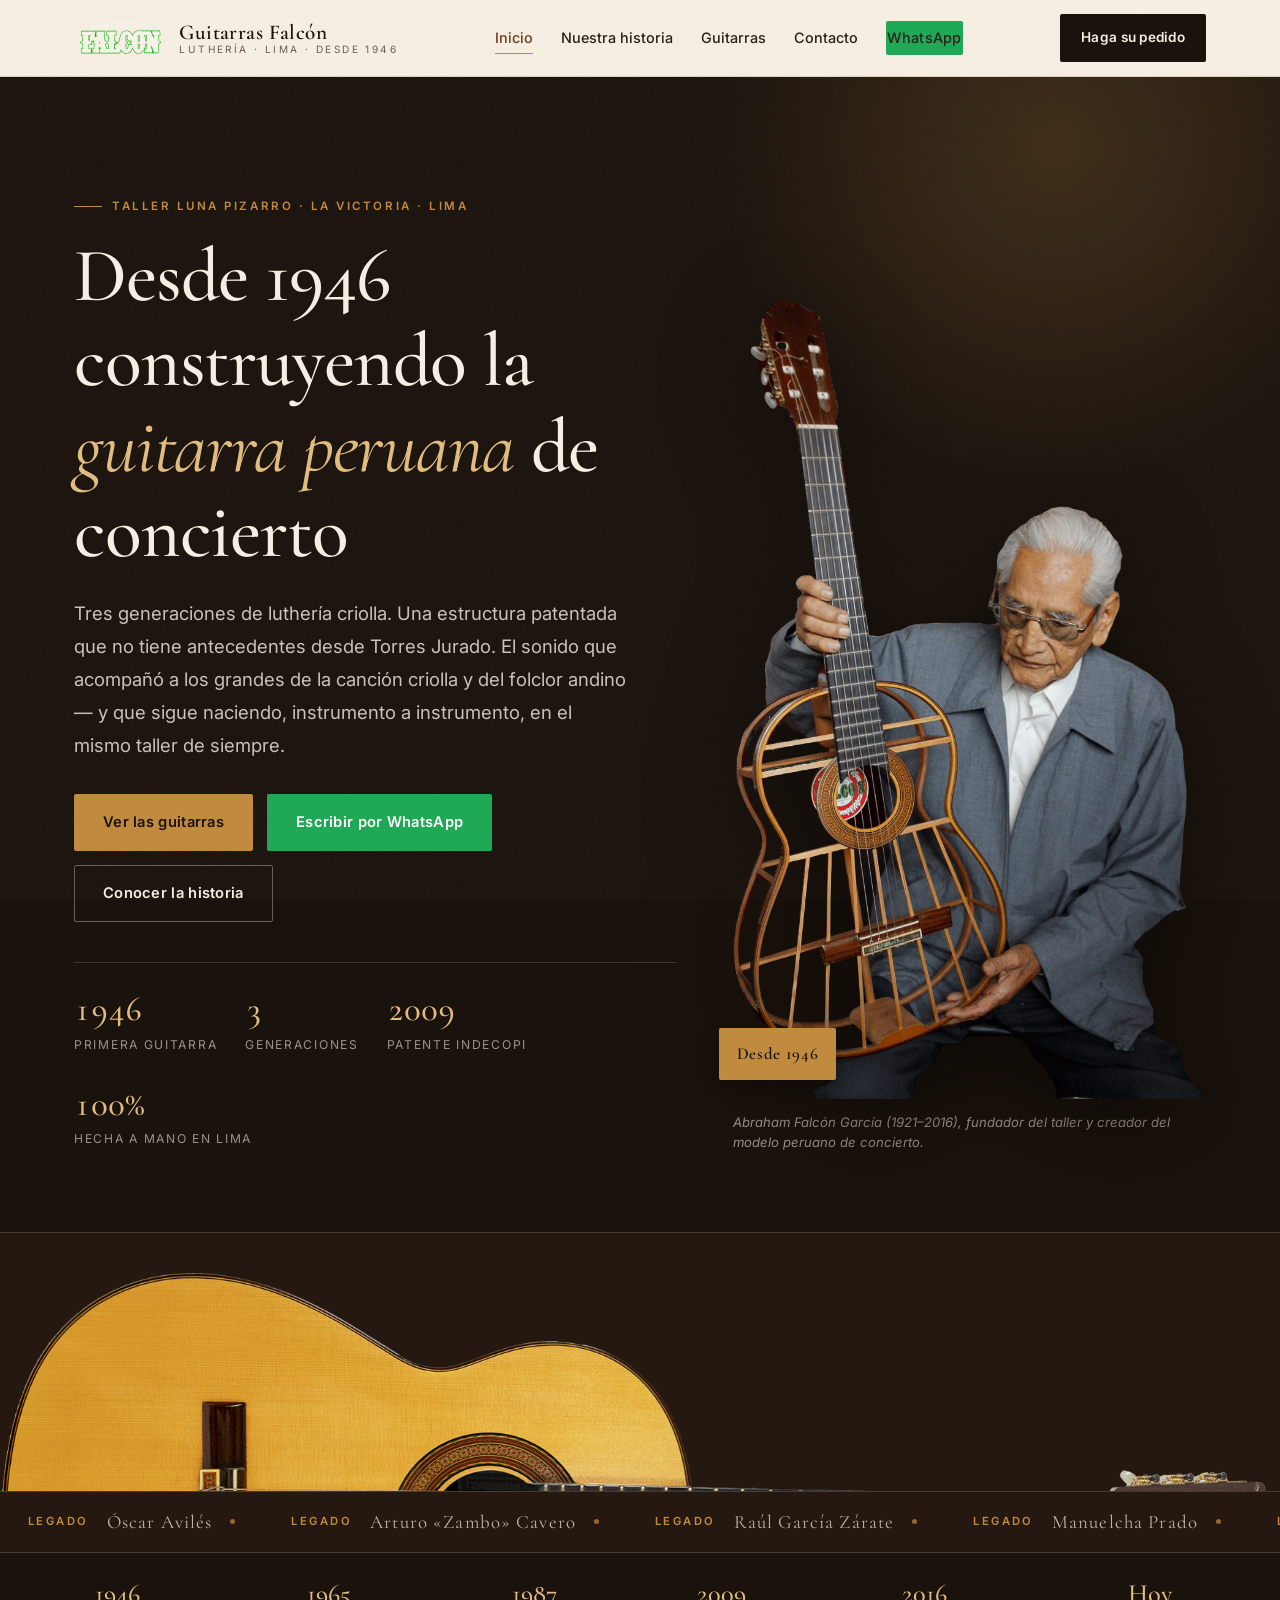
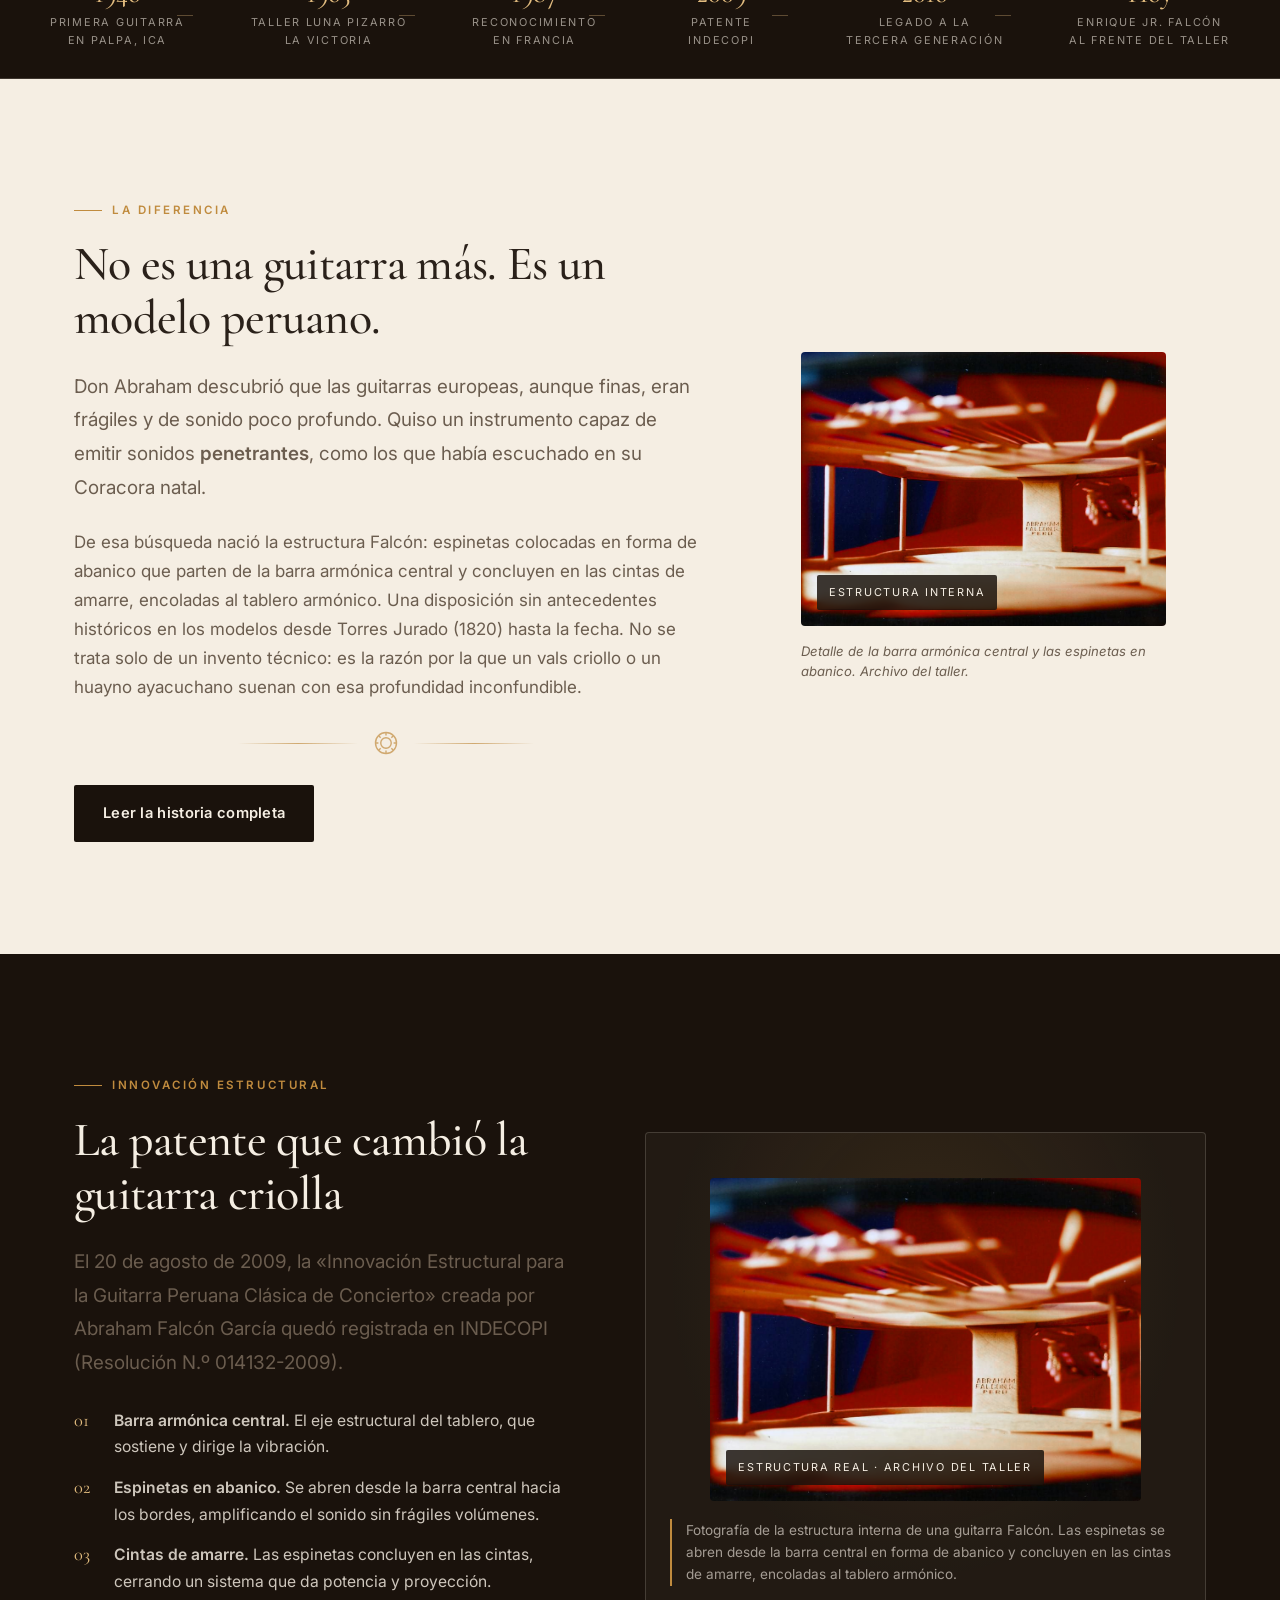
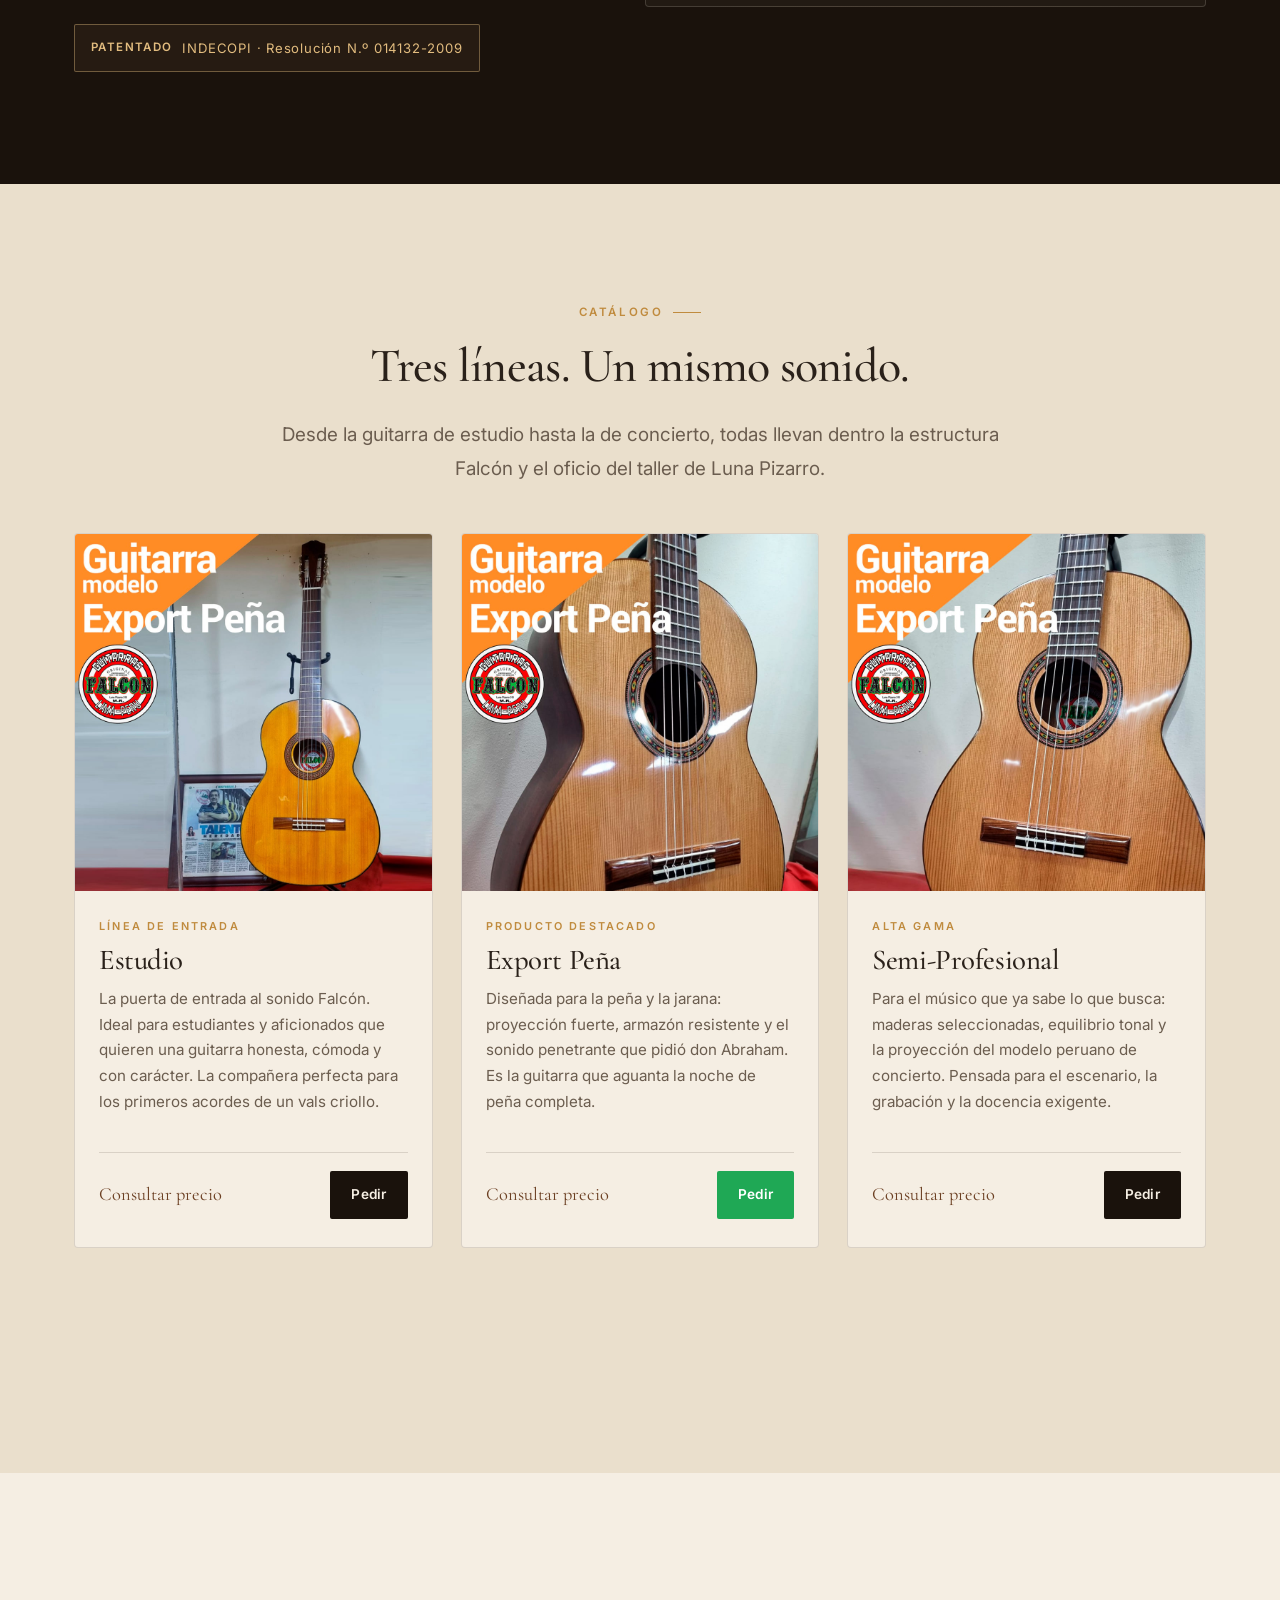
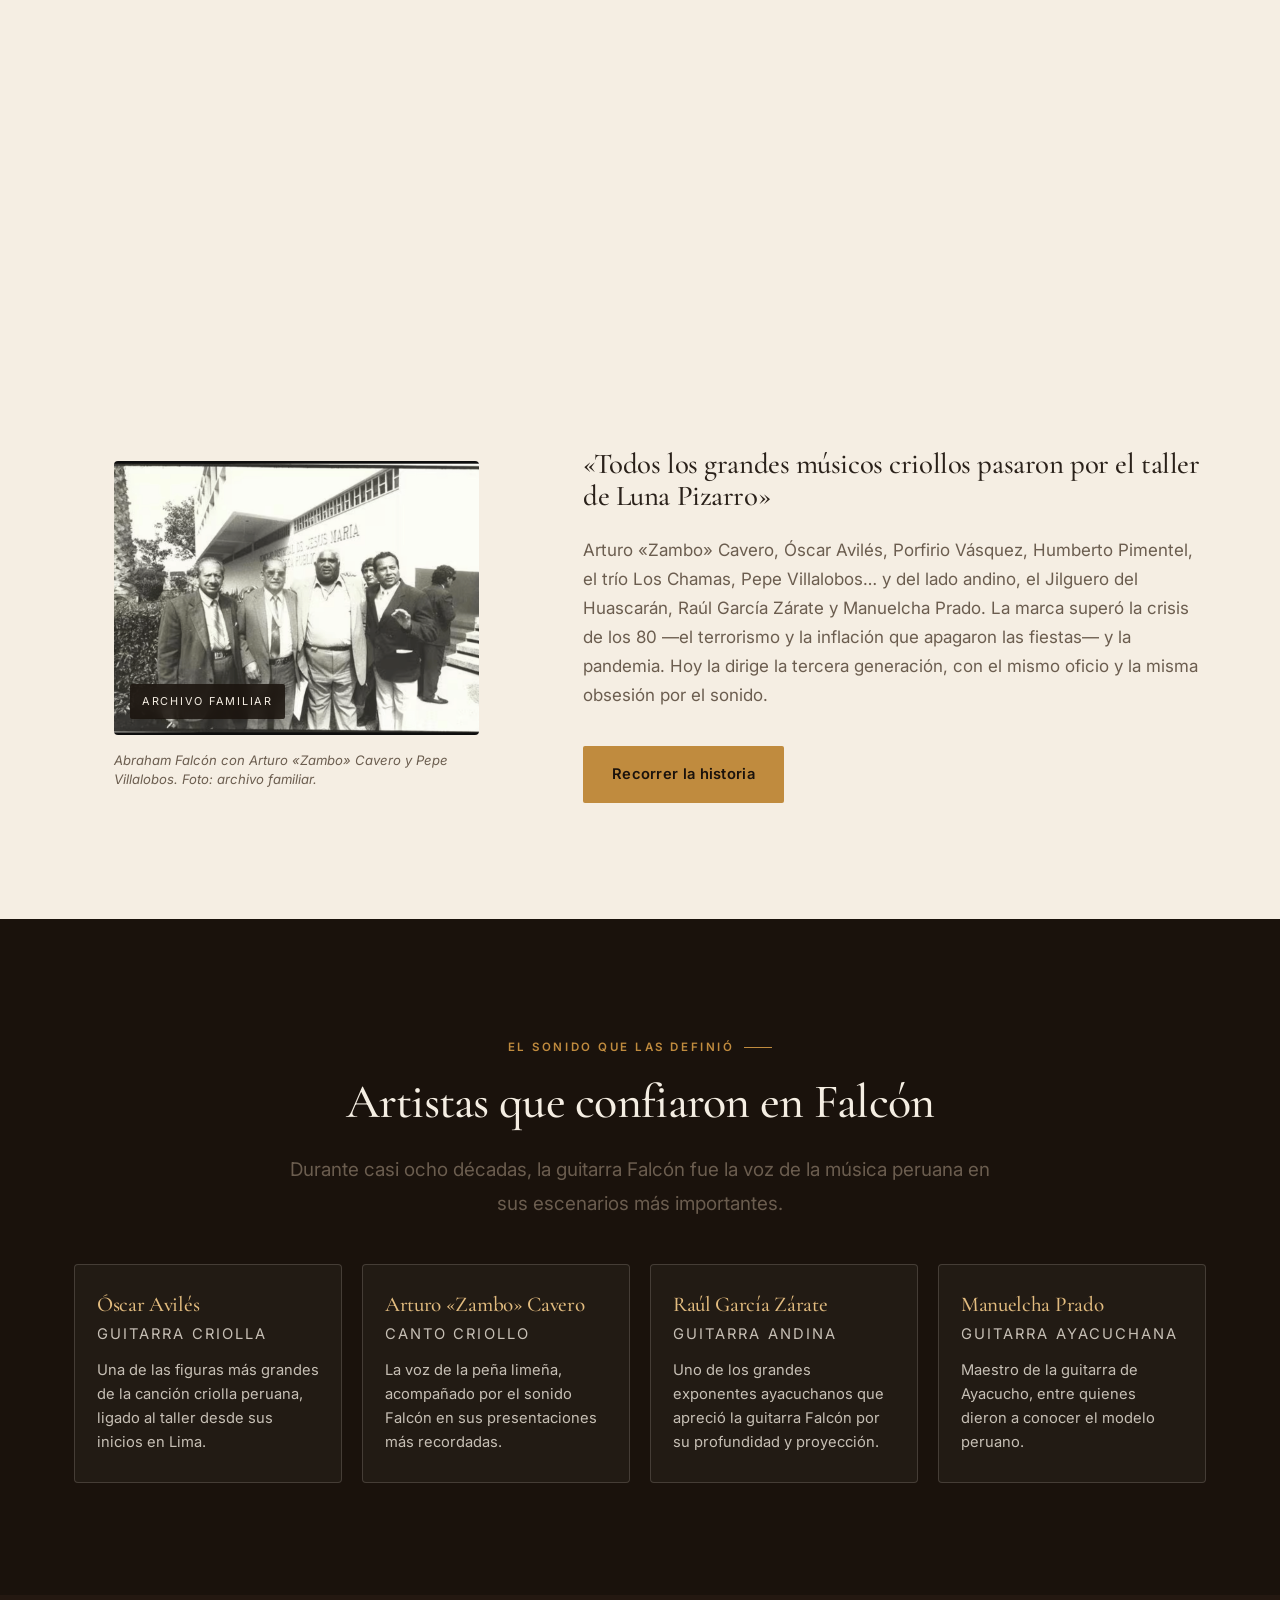
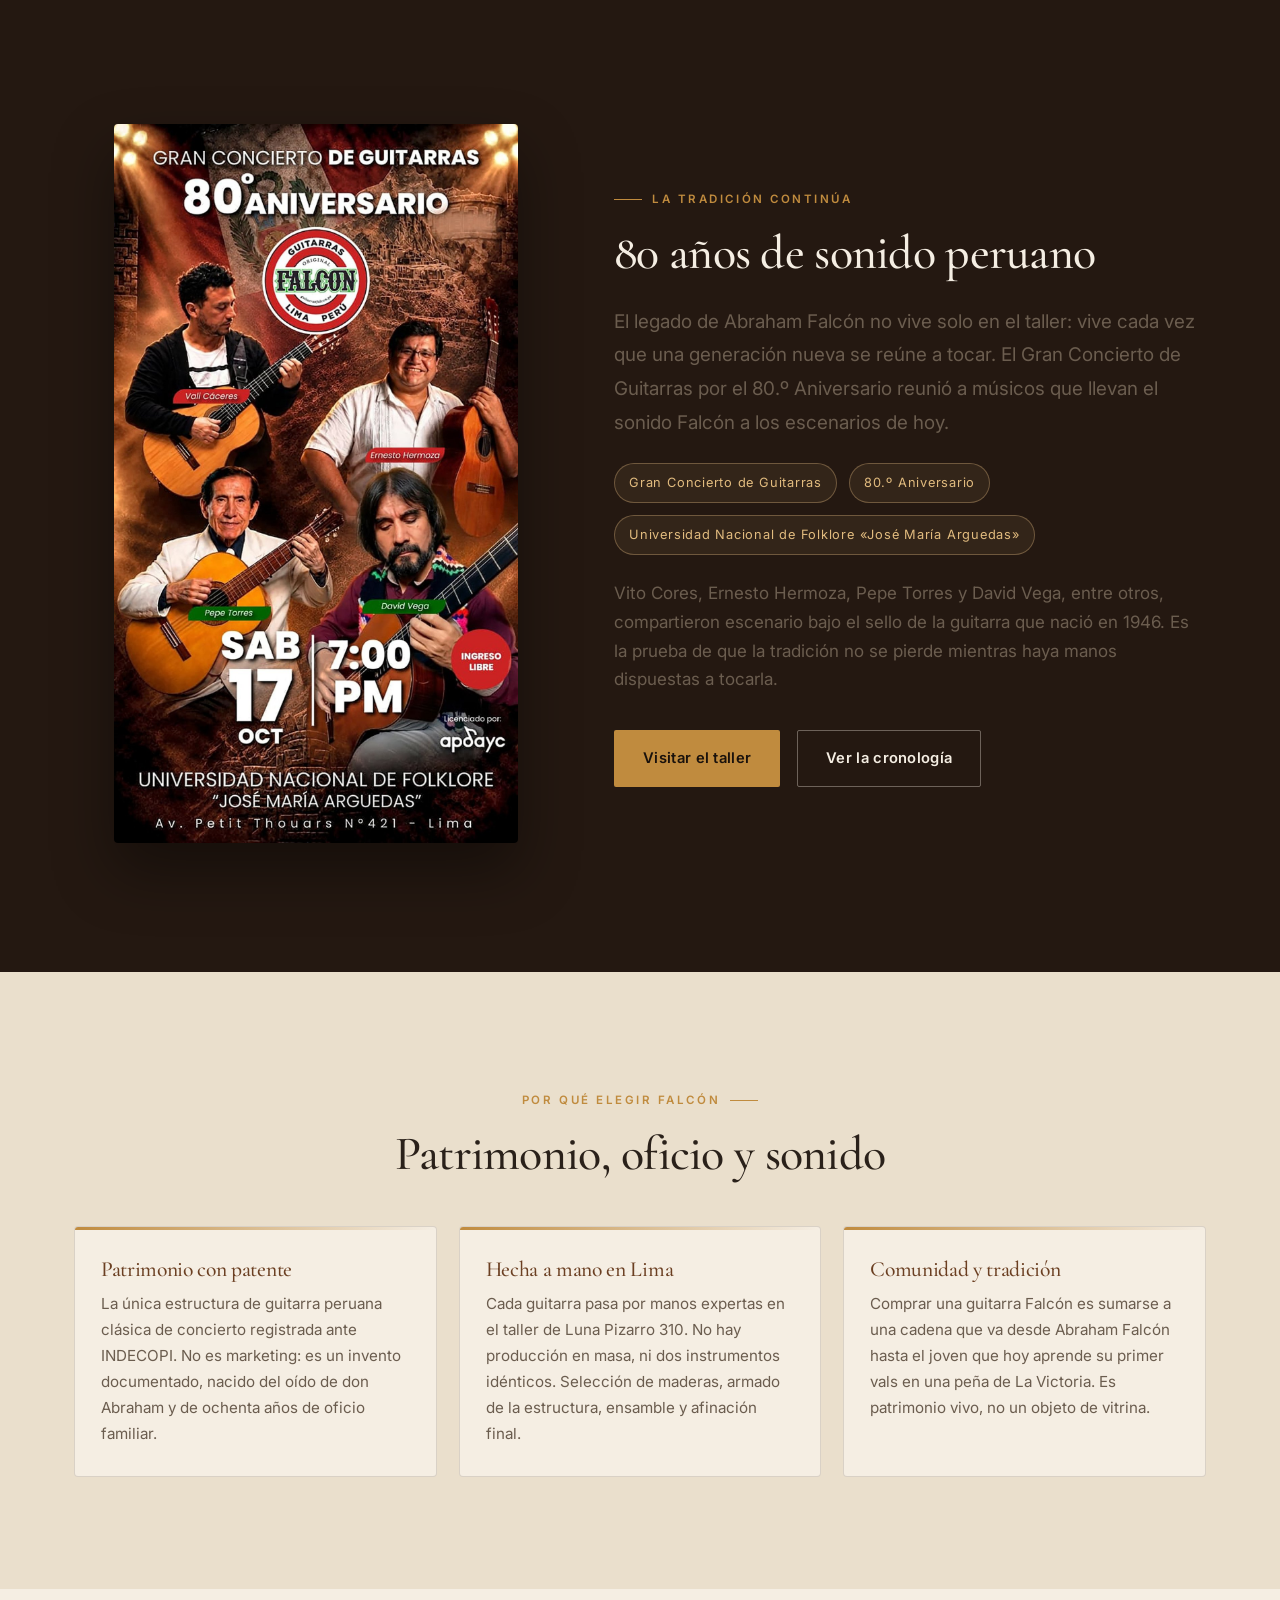
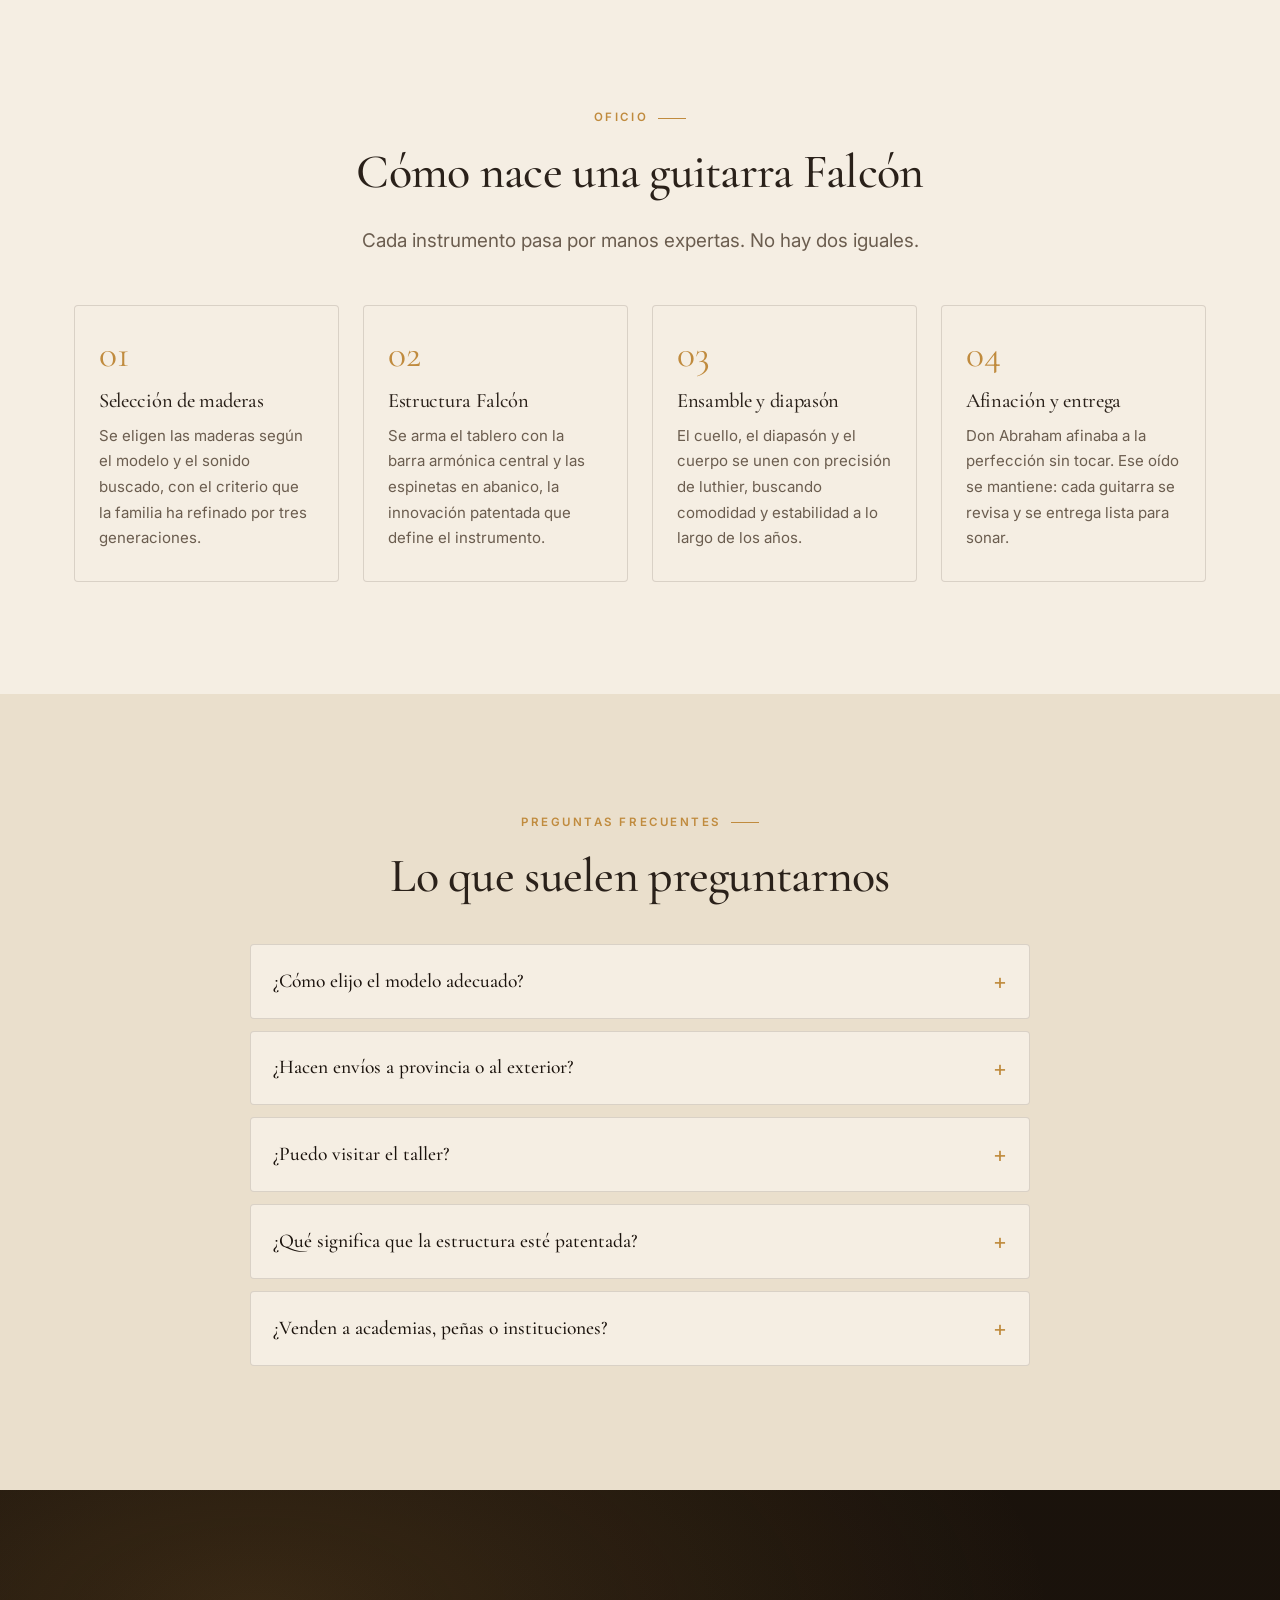
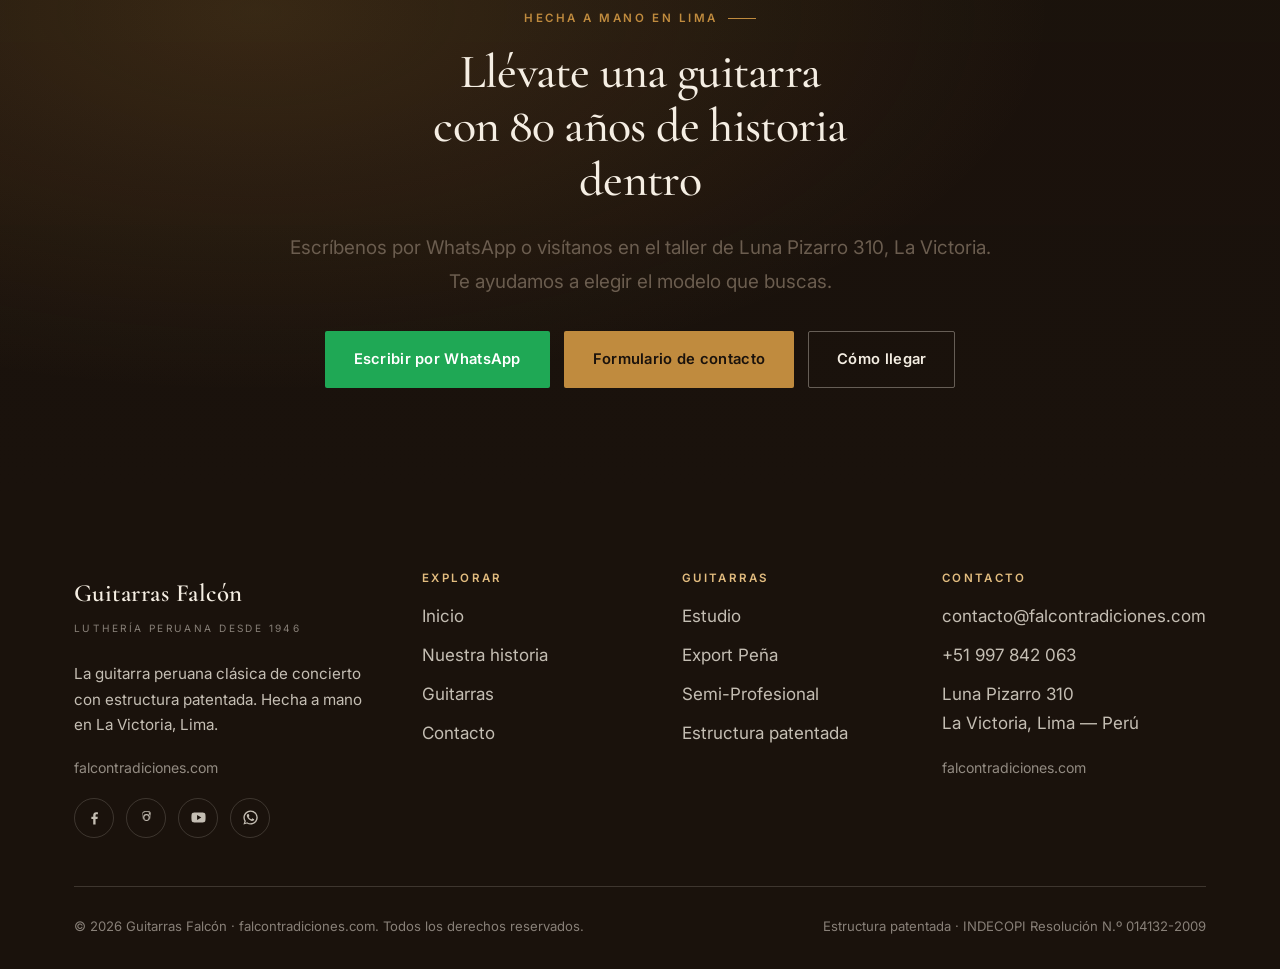
<file: index.html>
<!DOCTYPE html>
<html lang="es-PE">
<head>
<meta charset="UTF-8">
<meta name="viewport" content="width=device-width, initial-scale=1">
<title>Guitarras Falcón — Guitarras peruanas desde 1946</title>
<meta name="description" content="Guitarras Falcón: casi 80 años construyendo la guitarra peruana clásica de concierto. Estructura patentada INDECOPI, sonido criollo auténtico. Taller en La Victoria, Lima.">
<meta property="og:title" content="Guitarras Falcón — Guitarras peruanas desde 1946">
<meta property="og:description" content="La guitarra peruana que acompañó a Óscar Avilés, Zambo Cavero y Raúl García Zárate. Estructura patentada. Hecha a mano en Lima.">
<meta property="og:type" content="website">
<meta name="theme-color" content="#1a120c">
<link rel="preconnect" href="https://fonts.googleapis.com">
<link rel="preconnect" href="https://fonts.gstatic.com" crossorigin>
<link href="https://fonts.googleapis.com/css2?family=Cormorant+Garamond:ital,wght@0,300;0,400;0,500;0,600;1,400;1,500&family=Inter:wght@400;500;600;700&display=swap" rel="stylesheet">
<link rel="stylesheet" href="css/styles.css">
<link rel="icon" href="assets/img/logo.svg" type="image/svg+xml">
</head>
<body>

<header class="site-header">
  <div class="container site-header__inner">
    <a class="brand" href="index.html" aria-label="Guitarras Falcón — inicio">
      <img src="assets/img/logo.svg" alt="Logo Guitarras Falcón">
      <span class="brand__text">
        <span class="brand__name">Guitarras Falcón</span>
        <span class="brand__tag">Luthería · Lima · desde 1946</span>
      </span>
    </a>
    <nav class="nav" aria-label="Principal">
      <a href="index.html">Inicio</a>
      <a href="historia.html">Nuestra historia</a>
      <a href="modelos.html">Guitarras</a>
      <a href="contacto.html">Contacto</a>
      <a class="btn btn--wa btn--sm" href="https://wa.me/51997842063?text=Hola%20Guitarras%20Falc%C3%B3n%2C%20me%20interesa%20una%20guitarra." target="_blank" rel="noopener">WhatsApp</a>
    </nav>
    <a class="btn btn--dark btn--sm header-cta" href="contacto.html">Haga su pedido</a>
    <button class="nav-toggle" aria-label="Abrir menú" aria-expanded="false">
      <span></span><span></span><span></span>
    </button>
  </div>
</header>

<main>

  <!-- ================= HERO ================= -->
  <section class="hero">
    <div class="container hero__grid">
      <div class="hero__copy reveal">
        <p class="eyebrow">Taller Luna Pizarro · La Victoria · Lima</p>
        <h1>Desde 1946 construyendo la <em>guitarra peruana</em> de concierto</h1>
        <p class="hero__lead">
          Tres generaciones de luthería criolla. Una estructura patentada que no tiene
          antecedentes desde Torres Jurado. El sonido que acompañó a los grandes de la
          canción criolla y del folclor andino — y que sigue naciendo, instrumento a
          instrumento, en el mismo taller de siempre.
        </p>
        <div class="hero__actions">
          <a class="btn btn--primary" href="modelos.html">Ver las guitarras</a>
          <a class="btn btn--wa" href="https://wa.me/51997842063?text=Hola%20Guitarras%20Falc%C3%B3n%2C%20me%20interesa%20una%20guitarra." target="_blank" rel="noopener">Escribir por WhatsApp</a>
          <a class="btn btn--ghost" href="historia.html">Conocer la historia</a>
        </div>
        <div class="hero__meta">
          <div class="hero__stat">
            <strong class="contador" data-contador="1946">1946</strong>
            <span>Primera guitarra</span>
          </div>
          <div class="hero__stat">
            <strong class="contador" data-contador="3">3</strong>
            <span>Generaciones</span>
          </div>
          <div class="hero__stat">
            <strong class="contador" data-contador="2009">2009</strong>
            <span>Patente INDECOPI</span>
          </div>
          <div class="hero__stat">
            <strong class="contador" data-contador="100" data-sufijo="%">100%</strong>
            <span>Hecha a mano en Lima</span>
          </div>
        </div>
      </div>
      <figure class="hero__portrait reveal-right" style="--delay:140ms">
        <div class="marco marco--cutout">
          <img src="assets/img/abraham-sin-fondo.png" alt="Abraham Falcón García con una guitarra en el taller" width="772" height="1303">
        </div>
        <div class="hero__badge">Desde 1946</div>
        <figcaption class="caption">
          Abraham Falcón García (1921–2016), fundador del taller y creador del
          modelo peruano de concierto.
        </figcaption>
      </figure>
    </div>
    <div class="hero__band" aria-hidden="true">
      <img src="assets/img/guitarra-hero.png" alt="" width="1772" height="356">
    </div>
  </section>

  <!-- ================= MARQUEE ================= -->
  <div class="marquee" aria-hidden="true">
    <div class="marquee__track">
      <div class="marquee__item"><span>Legado</span> Óscar Avilés <div class="marquee__dot"></div></div>
      <div class="marquee__item"><span>Legado</span> Arturo «Zambo» Cavero <div class="marquee__dot"></div></div>
      <div class="marquee__item"><span>Legado</span> Raúl García Zárate <div class="marquee__dot"></div></div>
      <div class="marquee__item"><span>Legado</span> Manuelcha Prado <div class="marquee__dot"></div></div>
      <div class="marquee__item"><span>Legado</span> Pepe Villalobos <div class="marquee__dot"></div></div>
      <div class="marquee__item"><span>Legado</span> Humberto Pimentel <div class="marquee__dot"></div></div>
      <div class="marquee__item"><span>Legado</span> Jilguero del Huascarán <div class="marquee__dot"></div></div>
      <div class="marquee__item"><span>Legado</span> Porfirio Vásquez <div class="marquee__dot"></div></div>
      <!-- duplicado para bucle continuo -->
      <div class="marquee__item"><span>Legado</span> Óscar Avilés <div class="marquee__dot"></div></div>
      <div class="marquee__item"><span>Legado</span> Arturo «Zambo» Cavero <div class="marquee__dot"></div></div>
      <div class="marquee__item"><span>Legado</span> Raúl García Zárate <div class="marquee__dot"></div></div>
      <div class="marquee__item"><span>Legado</span> Manuelcha Prado <div class="marquee__dot"></div></div>
      <div class="marquee__item"><span>Legado</span> Pepe Villalobos <div class="marquee__dot"></div></div>
      <div class="marquee__item"><span>Legado</span> Humberto Pimentel <div class="marquee__dot"></div></div>
      <div class="marquee__item"><span>Legado</span> Jilguero del Huascarán <div class="marquee__dot"></div></div>
      <div class="marquee__item"><span>Legado</span> Porfirio Vásquez <div class="marquee__dot"></div></div>
    </div>
  </div>

  <!-- ================= FRANJA DE AÑOS ================= -->
  <section class="year-strip" aria-label="Hitos de la marca">
    <div class="container year-strip__inner">
      <div class="year-strip__item reveal">
        <span class="year-strip__year">1946</span>
        <span class="year-strip__label">Primera guitarra<br>en Palpa, Ica</span>
      </div>
      <div class="year-strip__item reveal" style="--delay:80ms">
        <span class="year-strip__year">1965</span>
        <span class="year-strip__label">Taller Luna Pizarro<br>La Victoria</span>
      </div>
      <div class="year-strip__item reveal" style="--delay:160ms">
        <span class="year-strip__year">1987</span>
        <span class="year-strip__label">Reconocimiento<br>en Francia</span>
      </div>
      <div class="year-strip__item reveal" style="--delay:240ms">
        <span class="year-strip__year">2009</span>
        <span class="year-strip__label">Patente<br>INDECOPI</span>
      </div>
      <div class="year-strip__item reveal" style="--delay:320ms">
        <span class="year-strip__year">2016</span>
        <span class="year-strip__label">Legado a la<br>tercera generación</span>
      </div>
      <div class="year-strip__item reveal" style="--delay:400ms">
        <span class="year-strip__year">Hoy</span>
        <span class="year-strip__label">Enrique Jr. Falcón<br>al frente del taller</span>
      </div>
    </div>
  </section>

  <!-- ================= POR QUÉ FALCÓN ================= -->
  <section class="section">
    <div class="container split split--7-5">
      <div class="reveal-left">
        <p class="eyebrow">La diferencia</p>
        <h2>No es una guitarra más. Es un modelo peruano.</h2>
        <p class="lead">
          Don Abraham descubrió que las guitarras europeas, aunque finas, eran frágiles
          y de sonido poco profundo. Quiso un instrumento capaz de emitir sonidos
          <strong>penetrantes</strong>, como los que había escuchado en su Coracora natal.
        </p>
        <p class="muted mt-3">
          De esa búsqueda nació la estructura Falcón: espinetas colocadas en forma de
          abanico que parten de la barra armónica central y concluyen en las cintas de
          amarre, encoladas al tablero armónico. Una disposición sin antecedentes
          históricos en los modelos desde Torres Jurado (1820) hasta la fecha.
          No se trata solo de un invento técnico: es la razón por la que un vals criollo
          o un huayno ayacuchano suenan con esa profundidad inconfundible.
        </p>
        <div class="roseta" aria-hidden="true">
          <svg viewBox="0 0 24 24"><circle cx="12" cy="12" r="9"/><circle cx="12" cy="12" r="4.5"/><path d="M12 3v2.5M12 18.5V21M3 12h2.5M18.5 12H21M5.6 5.6l1.8 1.8M16.6 16.6l1.8 1.8M18.4 5.6l-1.8 1.8M7.4 16.6l-1.8 1.8"/></svg>
        </div>
        <div>
          <a class="btn btn--dark" href="historia.html">Leer la historia completa</a>
        </div>
      </div>
      <figure class="reveal-right">
        <div class="media-frame media-frame--landscape">
          <img src="assets/img/estructura-01.jpg" alt="Estructura interna de la guitarra peruana Falcón" width="1170" height="762" loading="lazy">
          <span class="media-frame__badge">Estructura interna</span>
        </div>
        <figcaption class="caption mt-2">Detalle de la barra armónica central y las espinetas en abanico. Archivo del taller.</figcaption>
      </figure>
    </div>
  </section>

  <!-- ================= PATENTE ================= -->
  <section class="section patente" id="innovacion">
    <div class="container patente__grid">
      <div class="reveal-left">
        <p class="eyebrow">Innovación estructural</p>
        <h2>La patente que cambió la guitarra criolla</h2>
        <p class="lead">
          El 20 de agosto de 2009, la «Innovación Estructural para la Guitarra Peruana
          Clásica de Concierto» creada por Abraham Falcón García quedó registrada en
          INDECOPI (Resolución N.º 014132-2009).
        </p>
        <ol class="patente__lista">
          <li>
            <span class="num">01</span>
            <span><strong>Barra armónica central.</strong> El eje estructural del tablero, que sostiene y dirige la vibración.</span>
          </li>
          <li>
            <span class="num">02</span>
            <span><strong>Espinetas en abanico.</strong> Se abren desde la barra central hacia los bordes, amplificando el sonido sin frágiles volúmenes.</span>
          </li>
          <li>
            <span class="num">03</span>
            <span><strong>Cintas de amarre.</strong> Las espinetas concluyen en las cintas, cerrando un sistema que da potencia y proyección.</span>
          </li>
        </ol>
        <div class="sello">
          <strong>Patentado</strong>
          <span>INDECOPI · Resolución N.º 014132-2009</span>
        </div>
      </div>
      <div class="patente__diagrama reveal-right">
        <figure class="media-frame media-frame--landscape" style="background:transparent">
          <img src="assets/img/estructura-01.jpg" alt="Estructura interna real de la guitarra peruana Falcón: barra armónica central y espinetas en abanico" width="1170" height="762" loading="lazy">
          <span class="media-frame__badge">Estructura real · archivo del taller</span>
        </figure>
        <p class="patente__nota">
          Fotografía de la estructura interna de una guitarra Falcón. Las espinetas
          se abren desde la barra central en forma de abanico y concluyen en las
          cintas de amarre, encoladas al tablero armónico.
        </p>
      </div>
    </div>
  </section>

  <!-- ================= MODELOS ================= -->
  <section class="section section--alt" id="modelos">
    <div class="container">
      <div class="text-center reveal">
        <p class="eyebrow eyebrow--center">Catálogo</p>
        <h2>Tres líneas. Un mismo sonido.</h2>
        <p class="lead" style="margin-left:auto;margin-right:auto">
          Desde la guitarra de estudio hasta la de concierto, todas llevan dentro
          la estructura Falcón y el oficio del taller de Luna Pizarro.
        </p>
      </div>
      <div class="modelos-grid">
        <article class="card-modelo reveal">
          <div class="card-modelo__img">
            <img src="assets/img/producto-01.jpg" alt="Guitarra Falcón modelo Estudio" width="1000" height="1000" loading="lazy">
          </div>
          <div class="card-modelo__body">
            <span class="card-modelo__tag">Línea de entrada</span>
            <h3>Estudio</h3>
            <p>
              La puerta de entrada al sonido Falcón. Ideal para estudiantes y
              aficionados que quieren una guitarra honesta, cómoda y con carácter.
              La compañera perfecta para los primeros acordes de un vals criollo.
            </p>
            <div class="card-modelo__footer">
              <span class="card-modelo__precio">Consultar precio</span>
              <a class="btn btn--dark btn--sm" href="https://wa.me/51997842063?text=Hola%2C%20me%20interesa%20la%20guitarra%20Estudio." target="_blank" rel="noopener">Pedir</a>
            </div>
          </div>
        </article>
        <article class="card-modelo reveal" style="--delay:120ms">
          <div class="card-modelo__img">
            <img src="assets/img/producto-03.jpg" alt="Guitarra Falcón modelo Export Peña" width="1000" height="1000" loading="lazy">
          </div>
          <div class="card-modelo__body">
            <span class="card-modelo__tag">Producto destacado</span>
            <h3>Export Peña</h3>
            <p>
              Diseñada para la peña y la jarana: proyección fuerte, armazón
              resistente y el sonido penetrante que pidió don Abraham.
              Es la guitarra que aguanta la noche de peña completa.
            </p>
            <div class="card-modelo__footer">
              <span class="card-modelo__precio">Consultar precio</span>
              <a class="btn btn--wa btn--sm" href="https://wa.me/51997842063?text=Hola%2C%20me%20interesa%20la%20Export%20Pe%C3%B1a." target="_blank" rel="noopener">Pedir</a>
            </div>
          </div>
        </article>
        <article class="card-modelo reveal" style="--delay:240ms">
          <div class="card-modelo__img">
            <img src="assets/img/producto-04.jpg" alt="Guitarra Falcón Semi-Profesional" width="1000" height="1000" loading="lazy">
          </div>
          <div class="card-modelo__body">
            <span class="card-modelo__tag">Alta gama</span>
            <h3>Semi-Profesional</h3>
            <p>
              Para el músico que ya sabe lo que busca: maderas seleccionadas,
              equilibrio tonal y la proyección del modelo peruano de concierto.
              Pensada para el escenario, la grabación y la docencia exigente.
            </p>
            <div class="card-modelo__footer">
              <span class="card-modelo__precio">Consultar precio</span>
              <a class="btn btn--dark btn--sm" href="https://wa.me/51997842063?text=Hola%2C%20me%20interesa%20la%20Semi-Profesional." target="_blank" rel="noopener">Pedir</a>
            </div>
          </div>
        </article>
      </div>
      <div class="text-center mt-5 reveal">
        <a class="btn btn--dark" href="modelos.html">Ver el catálogo completo</a>
      </div>
    </div>
  </section>

  <!-- ================= LEGADO ================= -->
  <section class="section">
    <div class="container">
      <div class="text-center mb-4 reveal">
        <p class="eyebrow eyebrow--center">Memoria viva</p>
        <h2>La guitarra que acompañó al Perú</h2>
        <p class="lead" style="margin-left:auto;margin-right:auto">
          Del río Palpa a La Victoria, la guitarra Falcón sonó en las peñas de
          Barrios Altos, en las jaranas del Rímac y en los escenarios que
          definieron la canción criolla y el folclor andino.
        </p>
      </div>

      <blockquote class="cita reveal">
        «La verdad, pegó muy bien, porque en esa época, entre los años 60 y 70,
        había un boom de la canción criolla, había un contexto muy bueno, y eso
        ayudó mucho a que la gente conociera la guitarra criolla, la guitarra costeña.»
        <footer>— Enrique Falcón, nieto del fundador</footer>
      </blockquote>

      <div class="split split--5-7 mt-4">
        <figure class="reveal-left">
          <div class="media-frame media-frame--landscape">
            <img src="assets/img/historia-01.png" alt="Abraham Falcón con Arturo Zambo Cavero y Pepe Villalobos" width="1200" height="818" loading="lazy">
            <span class="media-frame__badge">Archivo familiar</span>
          </div>
          <figcaption class="caption mt-2">
            Abraham Falcón con Arturo «Zambo» Cavero y Pepe Villalobos. Foto: archivo familiar.
          </figcaption>
        </figure>
        <div class="reveal-right">
          <h3>«Todos los grandes músicos criollos pasaron por el taller de Luna Pizarro»</h3>
          <p class="muted mt-3">
            Arturo «Zambo» Cavero, Óscar Avilés, Porfirio Vásquez, Humberto Pimentel,
            el trío Los Chamas, Pepe Villalobos… y del lado andino, el Jilguero del
            Huascarán, Raúl García Zárate y Manuelcha Prado. La marca superó la crisis
            de los 80 —el terrorismo y la inflación que apagaron las fiestas— y la
            pandemia. Hoy la dirige la tercera generación, con el mismo oficio y
            la misma obsesión por el sonido.
          </p>
          <div class="mt-4">
            <a class="btn btn--primary" href="historia.html">Recorrer la historia</a>
          </div>
        </div>
      </div>
    </div>
  </section>

  <!-- ================= MÚSICOS ================= -->
  <section class="section musicos">
    <div class="container">
      <div class="text-center reveal">
        <p class="eyebrow eyebrow--center">El sonido que las definió</p>
        <h2>Artistas que confiaron en Falcón</h2>
        <p class="lead" style="margin-left:auto;margin-right:auto">
          Durante casi ocho décadas, la guitarra Falcón fue la voz de la música
          peruana en sus escenarios más importantes.
        </p>
      </div>
      <div class="musicos__grid">
        <article class="musico reveal">
          <h3 class="musico__nombre">Óscar Avilés</h3>
          <p class="musico__rol">Guitarra criolla</p>
          <p>Una de las figuras más grandes de la canción criolla peruana, ligado al taller desde sus inicios en Lima.</p>
        </article>
        <article class="musico reveal" style="--delay:100ms">
          <h3 class="musico__nombre">Arturo «Zambo» Cavero</h3>
          <p class="musico__rol">Canto criollo</p>
          <p>La voz de la peña limeña, acompañado por el sonido Falcón en sus presentaciones más recordadas.</p>
        </article>
        <article class="musico reveal" style="--delay:200ms">
          <h3 class="musico__nombre">Raúl García Zárate</h3>
          <p class="musico__rol">Guitarra andina</p>
          <p>Uno de los grandes exponentes ayacuchanos que apreció la guitarra Falcón por su profundidad y proyección.</p>
        </article>
        <article class="musico reveal" style="--delay:300ms">
          <h3 class="musico__nombre">Manuelcha Prado</h3>
          <p class="musico__rol">Guitarra ayacuchana</p>
          <p>Maestro de la guitarra de Ayacucho, entre quienes dieron a conocer el modelo peruano.</p>
        </article>
      </div>
    </div>
  </section>

  <!-- ================= EVENTO 80 ANIVERSARIO ================= -->
  <section class="section evento">
    <div class="container evento__grid">
      <figure class="evento__cartel reveal-left">
        <img src="assets/img/falcon-maestro.jpg" alt="Cartel del Gran Concierto de Guitarras por el 80 Aniversario de Guitarras Falcón" width="1200" height="2133" loading="lazy">
      </figure>
      <div class="reveal-right">
        <p class="eyebrow">La tradición continúa</p>
        <h2>80 años de sonido peruano</h2>
        <p class="lead">
          El legado de Abraham Falcón no vive solo en el taller: vive cada vez que
          una generación nueva se reúne a tocar. El Gran Concierto de Guitarras
          por el 80.º Aniversario reunió a músicos que llevan el sonido Falcón
          a los escenarios de hoy.
        </p>
        <div class="evento__meta">
          <span class="evento__chip">Gran Concierto de Guitarras</span>
          <span class="evento__chip">80.º Aniversario</span>
          <span class="evento__chip">Universidad Nacional de Folklore «José María Arguedas»</span>
        </div>
        <p class="muted">
          Vito Cores, Ernesto Hermoza, Pepe Torres y David Vega, entre otros,
          compartieron escenario bajo el sello de la guitarra que nació en 1946.
          Es la prueba de que la tradición no se pierde mientras haya manos
          dispuestas a tocarla.
        </p>
        <div class="mt-4">
          <a class="btn btn--primary" href="contacto.html">Visitar el taller</a>
          <a class="btn btn--ghost" href="historia.html" style="margin-left:12px">Ver la cronología</a>
        </div>
      </div>
    </div>
  </section>

  <!-- ================= VALORES / POR QUÉ ELEGIR ================= -->
  <section class="section section--alt">
    <div class="container">
      <div class="text-center reveal">
        <p class="eyebrow eyebrow--center">Por qué elegir Falcón</p>
        <h2>Patrimonio, oficio y sonido</h2>
      </div>
      <div class="valores">
        <article class="valor reveal">
          <h3>Patrimonio con patente</h3>
          <p>
            La única estructura de guitarra peruana clásica de concierto registrada
            ante INDECOPI. No es marketing: es un invento documentado, nacido del
            oído de don Abraham y de ochenta años de oficio familiar.
          </p>
        </article>
        <article class="valor reveal" style="--delay:120ms">
          <h3>Hecha a mano en Lima</h3>
          <p>
            Cada guitarra pasa por manos expertas en el taller de Luna Pizarro 310.
            No hay producción en masa, ni dos instrumentos idénticos. Selección de
            maderas, armado de la estructura, ensamble y afinación final.
          </p>
        </article>
        <article class="valor reveal" style="--delay:240ms">
          <h3>Comunidad y tradición</h3>
          <p>
            Comprar una guitarra Falcón es sumarse a una cadena que va desde
            Abraham Falcón hasta el joven que hoy aprende su primer vals en una
            peña de La Victoria. Es patrimonio vivo, no un objeto de vitrina.
          </p>
        </article>
      </div>
    </div>
  </section>

  <!-- ================= PROCESO ================= -->
  <section class="section">
    <div class="container">
      <div class="text-center reveal">
        <p class="eyebrow eyebrow--center">Oficio</p>
        <h2>Cómo nace una guitarra Falcón</h2>
        <p class="lead" style="margin-left:auto;margin-right:auto">
          Cada instrumento pasa por manos expertas. No hay dos iguales.
        </p>
      </div>
      <div class="pasos">
        <article class="paso reveal">
          <h3>Selección de maderas</h3>
          <p>Se eligen las maderas según el modelo y el sonido buscado, con el criterio que la familia ha refinado por tres generaciones.</p>
        </article>
        <article class="paso reveal" style="--delay:100ms">
          <h3>Estructura Falcón</h3>
          <p>Se arma el tablero con la barra armónica central y las espinetas en abanico, la innovación patentada que define el instrumento.</p>
        </article>
        <article class="paso reveal" style="--delay:200ms">
          <h3>Ensamble y diapasón</h3>
          <p>El cuello, el diapasón y el cuerpo se unen con precisión de luthier, buscando comodidad y estabilidad a lo largo de los años.</p>
        </article>
        <article class="paso reveal" style="--delay:300ms">
          <h3>Afinación y entrega</h3>
          <p>Don Abraham afinaba a la perfección sin tocar. Ese oído se mantiene: cada guitarra se revisa y se entrega lista para sonar.</p>
        </article>
      </div>
    </div>
  </section>

  <!-- ================= FAQ ================= -->
  <section class="section section--alt">
    <div class="container">
      <div class="text-center reveal">
        <p class="eyebrow eyebrow--center">Preguntas frecuentes</p>
        <h2>Lo que suelen preguntarnos</h2>
      </div>
      <div class="faq reveal">
        <details>
          <summary>¿Cómo elijo el modelo adecuado?</summary>
          <div class="faq__body">
            Depende de para qué la usarás. Si estás empezando, la línea <strong>Estudio</strong>
            es cómoda y accesible. Si tocas en peñas o jaranas, la <strong>Export Peña</strong>
            está pensada para proyectar y resistir. Si buscas concierto o grabación, la
            <strong>Semi-Profesional</strong> es la indicada. Escríbenos por WhatsApp y te
            orientamos sin compromiso.
          </div>
        </details>
        <details>
          <summary>¿Hacen envíos a provincia o al exterior?</summary>
          <div class="faq__body">
            Sí. Coordinamos envíos a todo el Perú y también a compradores en el exterior.
            La guitarra viaja con empaque protegido y podemos adjuntar el certificado de
            autenticidad y la historia de la estructura patentada.
          </div>
        </details>
        <details>
          <summary>¿Puedo visitar el taller?</summary>
          <div class="faq__body">
            Con mucho gusto. Estamos en Luna Pizarro 310, La Victoria, Lima. Te recomendamos
            escribir primero por WhatsApp para coordinar el mejor horario y poder atenderte
            con calma mientras trabajamos.
          </div>
        </details>
        <details>
          <summary>¿Qué significa que la estructura esté patentada?</summary>
          <div class="faq__body">
            Que la disposición de las espinetas en abanico, que parten de la barra armónica
            central y concluyen en las cintas de amarre, está registrada ante INDECOPI
            (Resolución N.º 014132-2009). Es una innovación estructural creada por Abraham
            Falcón García y sin antecedentes en los modelos de guitarra desde Torres Jurado (1820).
          </div>
        </details>
        <details>
          <summary>¿Venden a academias, peñas o instituciones?</summary>
          <div class="faq__body">
            Sí. Contamos con condiciones para instituciones, docentes y agrupaciones.
            Escríbenos a contacto@falcontradiciones.com o por WhatsApp y armamos una propuesta.
          </div>
        </details>
      </div>
    </div>
  </section>

  <!-- ================= CTA ================= -->
  <section class="section cta-final">
    <div class="container">
      <p class="eyebrow eyebrow--center reveal">Hecha a mano en Lima</p>
      <h2 class="reveal">Llévate una guitarra con 80 años de historia dentro</h2>
      <p class="lead reveal">
        Escríbenos por WhatsApp o visítanos en el taller de Luna Pizarro 310,
        La Victoria. Te ayudamos a elegir el modelo que buscas.
      </p>
      <div class="cta-final__actions reveal">
        <a class="btn btn--wa" href="https://wa.me/51997842063?text=Hola%20Guitarras%20Falc%C3%B3n%2C%20me%20interesa%20una%20guitarra." target="_blank" rel="noopener">Escribir por WhatsApp</a>
        <a class="btn btn--primary" href="contacto.html">Formulario de contacto</a>
        <a class="btn btn--ghost" href="contacto.html#ubicacion">Cómo llegar</a>
      </div>
    </div>
  </section>

</main>

<footer class="site-footer">
  <div class="container">
    <div class="site-footer__grid">
      <div>
        <div class="brand__name" style="font-family:var(--font-display)">Guitarras Falcón</div>
        <div class="brand__tag" style="margin-top:6px">Luthería peruana desde 1946</div>
        <p class="mt-3" style="max-width:32ch;font-size:0.95rem;">
          La guitarra peruana clásica de concierto con estructura patentada.
          Hecha a mano en La Victoria, Lima.
        </p>
        <p class="mt-2" style="font-size:0.88rem;color:rgba(245,238,227,0.55)">
          falcontradiciones.com
        </p>
        <div class="redes">
          <a href="https://www.facebook.com/guitarrasfalcon" target="_blank" rel="noopener" aria-label="Facebook">
            <svg viewBox="0 0 24 24"><path d="M13.5 22v-8h2.7l.4-3.1h-3.1V8.9c0-.9.3-1.5 1.6-1.5h1.7V4.6c-.3 0-1.3-.1-2.5-.1-2.5 0-4.1 1.5-4.1 4.2v2.2H7.6V14h2.6v8h3.3z"/></svg>
          </a>
          <a href="https://www.instagram.com/guitarrasfalcon" target="_blank" rel="noopener" aria-label="Instagram">
            <svg viewBox="0 0 24 24"><path d="M12 7.2A4.8 4.8 0 1 0 12 16.8 4.8 4.8 0 0 0 12 7.2zm0 7.9a3.1 3.1 0 1 1 0-6.2 3.1 3.1 0 0 1 0 6.2zM17.5 6.9a1.1 1.1 0 1 1-2.2 0 1.1 1.1 0 0 1 2.2 0zM12 4.4c1.5 0 1.7 0 2.3.1.6 0 1 .1 1.3.3.4.1.7.3 1 .6.3.3.5.6.6 1 .1.3.2.7.3 1.3 0 .6.1.8.1 2.3s0 1.7-.1 2.3c0 .6-.1 1-.3 1.3-.1.4-.3.7-.6 1-.3.3-.6.5-1 .6-.3.1-.7.2-1.3.3-.6 0-.8.1-2.3.1s-1.7 0-2.3-.1c-.6 0-1-.1-1.3-.3-.4-.1-.7-.3-1-.6-.3-.3-.5-.6-.6-1-.1-.3-.2-.7-.3-1.3 0-.6-.1-.8-.1-2.3s0-1.7.1-2.3c0-.6.1-1 .3-1.3.1-.4.3-.7.6-1 .3-.3.6-.5 1-.6.3-.1.7-.2 1.3-.3.6 0 .8-.1 2.3-.1zM12 3c-1.5 0-1.7 0-2.4.1-.7 0-1.1.1-1.5.3-.4.2-.8.4-1.1.7-.3.3-.5.7-.7 1.1-.2.4-.3.8-.3 1.5C5.9 7.3 5.9 7.5 5.9 9s0 1.7.1 2.4c0 .7.1 1.1.3 1.5.2.4.4.8.7 1.1.3.3.7.5 1.1.7.4.2.8.3 1.5.3.7 0 .9.1 2.4.1s1.7 0 2.4-.1c.7 0 1.1-.1 1.5-.3.4-.2.8-.4 1.1-.7.3-.3.5-.7.7-1.1.2-.4.3-.8.3-1.5.1-.7.1-.9.1-2.4s0-1.7-.1-2.4c0-.7-.1-1.1-.3-1.5-.2-.4-.4-.8-.7-1.1-.3-.3-.7-.5-1.1-.7-.4-.2-.8-.3-1.5-.3C13.7 3 13.5 3 12 3z"/></svg>
          </a>
          <a href="https://www.youtube.com/c/GuitarrasFalc%C3%B3nperu" target="_blank" rel="noopener" aria-label="YouTube">
            <svg viewBox="0 0 24 24"><path d="M21.6 7.2a2.5 2.5 0 0 0-1.8-1.8C18.2 5 12 5 12 5s-6.2 0-7.8.4A2.5 2.5 0 0 0 2.4 7.2 26 26 0 0 0 2 12a26 26 0 0 0 .4 4.8 2.5 2.5 0 0 0 1.8 1.8c1.6.4 7.8.4 7.8.4s6.2 0 7.8-.4a2.5 2.5 0 0 0 1.8-1.8A26 26 0 0 0 22 12a26 26 0 0 0-.4-4.8zM10 15.5v-7l6 3.5-6 3.5z"/></svg>
          </a>
          <a href="https://wa.me/51997842063" target="_blank" rel="noopener" aria-label="WhatsApp">
            <svg viewBox="0 0 24 24"><path d="M12 2a10 10 0 0 0-8.5 15.2L2 22l4.9-1.5A10 10 0 1 0 12 2zm0 18.2c-1.5 0-3-.4-4.2-1.2l-.3-.2-2.9.9.9-2.8-.2-.3A8.2 8.2 0 1 1 12 20.2zm4.6-6.1c-.3-.1-1.5-.7-1.7-.8-.2-.1-.4-.1-.6.1-.2.3-.6.8-.8 1-.1.2-.3.2-.5.1a6.7 6.7 0 0 1-3.4-3c-.3-.4 0-.5.1-.7l.4-.5c.1-.2.1-.3.2-.5s0-.4 0-.5c-.1-.1-.6-1.4-.8-1.9-.2-.5-.4-.4-.6-.4h-.5c-.2 0-.5.1-.7.3-.2.3-.9.9-.9 2.2s.9 2.5 1.1 2.7c.1.2 1.8 2.8 4.4 3.9 1.6.7 2.2.8 3 .6.5-.1 1.5-.6 1.7-1.2.2-.6.2-1.1.1-1.2 0-.1-.2-.2-.5-.3z"/></svg>
          </a>
        </div>
      </div>
      <div>
        <h4>Explorar</h4>
        <ul>
          <li><a href="index.html">Inicio</a></li>
          <li><a href="historia.html">Nuestra historia</a></li>
          <li><a href="modelos.html">Guitarras</a></li>
          <li><a href="contacto.html">Contacto</a></li>
        </ul>
      </div>
      <div>
        <h4>Guitarras</h4>
        <ul>
          <li><a href="modelos.html#estudio">Estudio</a></li>
          <li><a href="modelos.html#export-pena">Export Peña</a></li>
          <li><a href="modelos.html#semi-profesional">Semi-Profesional</a></li>
          <li><a href="index.html#innovacion">Estructura patentada</a></li>
        </ul>
      </div>
      <div>
        <h4>Contacto</h4>
        <ul>
          <li><a href="mailto:contacto@falcontradiciones.com">contacto@falcontradiciones.com</a></li>
          <li><a href="tel:+51997842063">+51 997 842 063</a></li>
          <li>Luna Pizarro 310<br>La Victoria, Lima — Perú</li>
          <li style="margin-top:8px;color:rgba(245,238,227,0.55);font-size:0.88rem">falcontradiciones.com</li>
        </ul>
      </div>
    </div>
    <div class="site-footer__bottom">
      <span>© <span data-anio>2025</span> Guitarras Falcón · falcontradiciones.com. Todos los derechos reservados.</span>
      <span>Estructura patentada · INDECOPI Resolución N.º 014132-2009</span>
    </div>
  </div>
</footer>

<script src="js/main.js"></script>
</body>
</html>
</file>
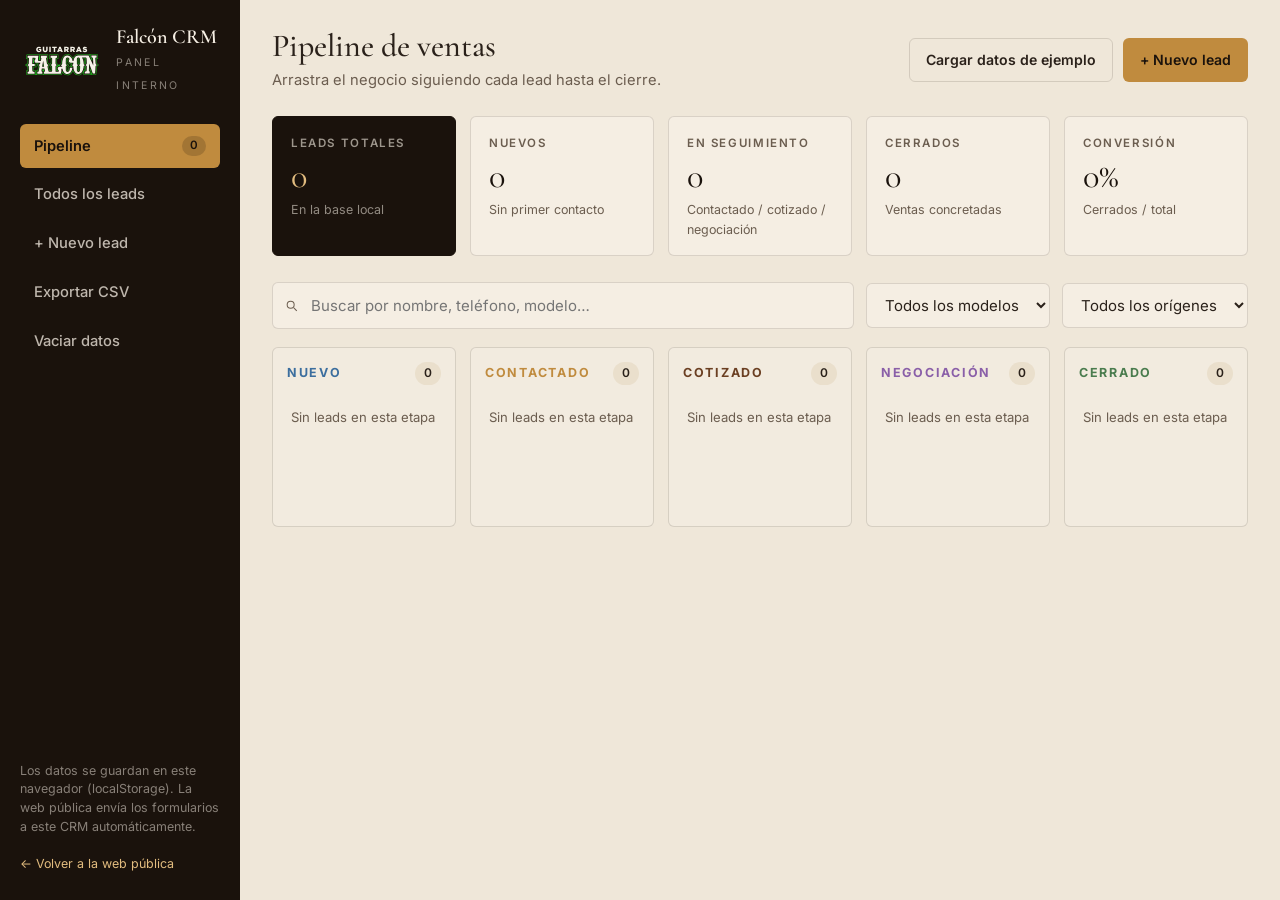
<file: crm/index.html>
<!DOCTYPE html>
<html lang="es-PE">
<head>
<meta charset="UTF-8">
<meta name="viewport" content="width=device-width, initial-scale=1">
<title>CRM · Guitarras Falcón — Panel de leads</title>
<meta name="robots" content="noindex, nofollow">
<link rel="preconnect" href="https://fonts.googleapis.com">
<link rel="preconnect" href="https://fonts.gstatic.com" crossorigin>
<link href="https://fonts.googleapis.com/css2?family=Cormorant+Garamond:wght@500;600&family=Inter:wght@400;500;600;700&display=swap" rel="stylesheet">
<style>
:root{
  --tinta:#1a120c;--tinta-2:#241811;--papel:#f5eee3;--papel-alt:#eadfcc;
  --laton:#c08b3e;--laton-claro:#e2bc7f;--madera:#6b3f22;--texto:#2a211a;
  --texto-suave:#6b5d4f;--linea:rgba(42,33,26,.14);--wa:#1fa855;--rojo:#b3402e;
  --azul:#3c6e9e;--verde:#4a7c4e;
  --font-display:"Cormorant Garamond",Georgia,serif;
  --font-body:"Inter",-apple-system,BlinkMacSystemFont,"Segoe UI",sans-serif;
  --radius:6px;
}
*{box-sizing:border-box}
body{margin:0;font-family:var(--font-body);font-size:15px;line-height:1.55;color:var(--texto);background:#efe7d9}
h1,h2,h3,h4{margin:0 0 .4em;font-family:var(--font-display);font-weight:500;line-height:1.15}
a{color:inherit;text-decoration:none}
button{font:inherit;cursor:pointer}
input,select,textarea{font:inherit;color:inherit}

/* layout */
.app{display:grid;grid-template-columns:240px 1fr;min-height:100vh}
.sidebar{background:var(--tinta);color:rgba(245,238,227,.85);padding:26px 20px;display:flex;flex-direction:column;gap:28px}
.sidebar .logo{display:flex;align-items:center;gap:12px}
.sidebar .logo img{height:38px}
.sidebar .logo strong{font-family:var(--font-display);font-size:1.25rem;color:var(--papel);font-weight:600;line-height:1.15;display:block}
.sidebar .logo span{font-size:.66rem;letter-spacing:.22em;text-transform:uppercase;color:rgba(245,238,227,.5)}
.nav{display:flex;flex-direction:column;gap:4px}
.nav button{display:flex;align-items:center;gap:10px;width:100%;text-align:left;background:transparent;border:0;color:rgba(245,238,227,.75);padding:11px 14px;border-radius:var(--radius);font-size:.92rem;font-weight:500}
.nav button:hover{background:rgba(245,238,227,.08);color:var(--papel)}
.nav button.active{background:var(--laton);color:var(--tinta);font-weight:600}
.nav .badge{margin-left:auto;background:rgba(245,238,227,.15);border-radius:999px;padding:1px 8px;font-size:.72rem}
.nav button.active .badge{background:rgba(26,18,12,.18)}
.side-foot{margin-top:auto;font-size:.78rem;color:rgba(245,238,227,.5);line-height:1.5}
.side-foot a{color:var(--laton-claro)}

.main{padding:28px 32px 56px;max-width:1400px;width:100%}
.topbar{display:flex;align-items:center;justify-content:space-between;gap:16px;margin-bottom:24px;flex-wrap:wrap}
.topbar h1{font-size:2rem;margin:0}
.topbar .sub{color:var(--texto-suave);font-size:.92rem;margin:4px 0 0}
.actions{display:flex;gap:10px;flex-wrap:wrap}

.btn{display:inline-flex;align-items:center;justify-content:center;gap:8px;padding:10px 16px;border-radius:var(--radius);border:1px solid transparent;font-size:.88rem;font-weight:600;transition:.15s}
.btn--primary{background:var(--laton);color:var(--tinta)}
.btn--primary:hover{background:var(--laton-claro)}
.btn--dark{background:var(--tinta);color:var(--papel)}
.btn--dark:hover{background:var(--tinta-2)}
.btn--ghost{background:transparent;border-color:var(--linea);color:var(--texto)}
.btn--ghost:hover{border-color:var(--laton);color:var(--madera)}
.btn--danger{background:transparent;border-color:rgba(179,64,46,.35);color:var(--rojo)}
.btn--danger:hover{background:rgba(179,64,46,.1)}
.btn--sm{padding:7px 12px;font-size:.8rem}
.btn--wa{background:var(--wa);color:#fff}

/* KPIs */
.kpis{display:grid;grid-template-columns:repeat(5,1fr);gap:14px;margin-bottom:26px}
.kpi{background:var(--papel);border:1px solid var(--linea);border-radius:var(--radius);padding:18px 18px 16px}
.kpi .lbl{font-size:.72rem;letter-spacing:.14em;text-transform:uppercase;color:var(--texto-suave);font-weight:600}
.kpi .val{font-family:var(--font-display);font-size:2.15rem;line-height:1.1;margin-top:6px;color:var(--tinta)}
.kpi .hint{font-size:.78rem;color:var(--texto-suave);margin-top:4px}
.kpi--acento{background:var(--tinta);border-color:var(--tinta)}
.kpi--acento .lbl{color:rgba(245,238,227,.6)}
.kpi--acento .val{color:var(--laton-claro)}
.kpi--acento .hint{color:rgba(245,238,227,.55)}

/* toolbar */
.toolbar{display:flex;gap:12px;align-items:center;flex-wrap:wrap;margin-bottom:18px}
.search{flex:1;min-width:220px;position:relative}
.search input{width:100%;padding:11px 14px 11px 38px;border:1px solid var(--linea);border-radius:var(--radius);background:var(--papel)}
.search svg{position:absolute;left:12px;top:50%;transform:translateY(-50%);width:16px;height:16px;fill:var(--texto-suave)}
select.filter{padding:11px 14px;border:1px solid var(--linea);border-radius:var(--radius);background:var(--papel)}

/* kanban */
.kanban{display:grid;grid-template-columns:repeat(5,1fr);gap:14px;align-items:start}
.col{background:rgba(245,238,227,.55);border:1px solid var(--linea);border-radius:var(--radius);padding:14px;min-height:180px}
.col-head{display:flex;align-items:center;justify-content:space-between;margin-bottom:12px}
.col-head h3{font-family:var(--font-body);font-size:.78rem;letter-spacing:.14em;text-transform:uppercase;font-weight:700;margin:0;color:var(--texto-suave)}
.col-head .count{background:var(--papel-alt);border-radius:999px;padding:2px 9px;font-size:.75rem;font-weight:600}
.col[data-estado="Nuevo"] .col-head h3{color:var(--azul)}
.col[data-estado="Contactado"] .col-head h3{color:var(--laton)}
.col[data-estado="Cotizado"] .col-head h3{color:var(--madera)}
.col[data-estado="Negociación"] .col-head h3{color:#8a5fa8}
.col[data-estado="Cerrado"] .col-head h3{color:var(--verde)}

.card{background:var(--papel);border:1px solid var(--linea);border-radius:var(--radius);padding:13px 14px;margin-bottom:10px;cursor:pointer;transition:.15s}
.card:hover{border-color:var(--laton);transform:translateY(-1px);box-shadow:0 6px 16px rgba(26,18,12,.08)}
.card .nombre{font-weight:600;font-size:.92rem;margin-bottom:2px}
.card .meta{font-size:.78rem;color:var(--texto-suave);display:flex;flex-wrap:wrap;gap:6px;margin-top:6px}
.card .tag{display:inline-block;background:var(--papel-alt);border-radius:4px;padding:1px 7px;font-size:.7rem;font-weight:600;color:var(--madera)}
.card .tag--wa{background:rgba(31,168,85,.14);color:var(--wa)}
.card .fecha{font-size:.72rem;color:var(--texto-suave);margin-top:8px}

/* tabla */
.table-wrap{background:var(--papel);border:1px solid var(--linea);border-radius:var(--radius);overflow:auto}
table{width:100%;border-collapse:collapse;min-width:880px}
th,td{text-align:left;padding:12px 14px;border-bottom:1px solid var(--linea);font-size:.88rem}
th{font-size:.72rem;letter-spacing:.12em;text-transform:uppercase;color:var(--texto-suave);background:rgba(234,223,204,.5);font-weight:700;position:sticky;top:0}
tr:hover td{background:rgba(234,223,204,.35)}
.estado-pill{display:inline-flex;align-items:center;gap:6px;padding:3px 10px;border-radius:999px;font-size:.75rem;font-weight:600;background:var(--papel-alt)}
.estado-pill::before{content:"";width:7px;height:7px;border-radius:50%;background:currentColor}
.e-Nuevo{color:var(--azul)}.e-Contactado{color:var(--laton)}.e-Cotizado{color:var(--madera)}
.e-Negociación{color:#8a5fa8}.e-Cerrado{color:var(--verde)}

/* modal */
.modal-backdrop{position:fixed;inset:0;background:rgba(26,18,12,.5);display:none;align-items:center;justify-content:center;padding:24px;z-index:100}
.modal-backdrop.open{display:flex}
.modal{background:var(--papel);border-radius:10px;width:100%;max-width:640px;max-height:88vh;overflow:auto;padding:28px}
.modal h2{font-size:1.65rem;margin-bottom:6px}
.modal .close{position:absolute;top:16px;right:18px;background:transparent;border:0;font-size:1.5rem;line-height:1;color:var(--texto-suave)}
.modal-grid{display:grid;grid-template-columns:1fr 1fr;gap:14px;margin:18px 0}
.field{display:flex;flex-direction:column;gap:6px}
.field--full{grid-column:1/-1}
.field label{font-size:.72rem;letter-spacing:.12em;text-transform:uppercase;font-weight:700;color:var(--texto-suave)}
.field input,.field select,.field textarea{padding:10px 12px;border:1px solid var(--linea);border-radius:var(--radius);background:#fff;width:100%}
.field textarea{min-height:90px;resize:vertical}
.modal-actions{display:flex;gap:10px;flex-wrap:wrap;margin-top:8px}
.hist{margin-top:18px;border-top:1px solid var(--linea);padding-top:14px}
.hist h4{font-family:var(--font-body);font-size:.74rem;letter-spacing:.14em;text-transform:uppercase;color:var(--texto-suave);font-weight:700}
.hist ul{margin:8px 0 0;padding-left:18px;color:var(--texto-suave);font-size:.85rem}

/* empty */
.empty{text-align:center;padding:48px 20px;color:var(--texto-suave)}
.empty h3{color:var(--texto)}

/* toast */
.toast{position:fixed;bottom:22px;right:22px;background:var(--tinta);color:var(--papel);padding:13px 18px;border-radius:var(--radius);font-size:.88rem;opacity:0;transform:translateY(12px);transition:.25s;z-index:200}
.toast.show{opacity:1;transform:translateY(0)}

@media(max-width:1100px){.kpis{grid-template-columns:repeat(3,1fr)}.kanban{grid-template-columns:repeat(2,1fr)}}
@media(max-width:760px){
  .app{grid-template-columns:1fr}
  .sidebar{flex-direction:row;flex-wrap:wrap;align-items:center;gap:12px;padding:14px 16px}
  .nav{flex-direction:row;flex-wrap:wrap}
  .side-foot{display:none}
  .kpis{grid-template-columns:1fr 1fr}
  .kanban{grid-template-columns:1fr}
  .main{padding:20px 16px 48px}
  .modal-grid{grid-template-columns:1fr}
}
</style>
</head>
<body>
<div class="app">

  <aside class="sidebar">
    <div class="logo">
      <img src="../assets/img/logo.svg" alt="Guitarras Falcón">
      <div>
        <strong>Falcón CRM</strong>
        <span>Panel interno</span>
      </div>
    </div>
    <nav class="nav" id="nav">
      <button data-vista="pipeline" class="active">Pipeline <span class="badge" id="badge-total">0</span></button>
      <button data-vista="tabla">Todos los leads</button>
      <button data-vista="nuevo">+ Nuevo lead</button>
      <button data-vista="exportar">Exportar CSV</button>
      <button data-vista="limpiar">Vaciar datos</button>
    </nav>
    <div class="side-foot">
      Los datos se guardan en este navegador (localStorage).
      La web pública envía los formularios a este CRM automáticamente.<br><br>
      <a href="../index.html">← Volver a la web pública</a>
    </div>
  </aside>

  <main class="main">
    <div class="topbar">
      <div>
        <h1 id="titulo-vista">Pipeline de ventas</h1>
        <p class="sub" id="sub-vista">Arrastra el negocio siguiendo cada lead hasta el cierre.</p>
      </div>
      <div class="actions">
        <button class="btn btn--ghost" id="btn-demo">Cargar datos de ejemplo</button>
        <button class="btn btn--primary" id="btn-nuevo">+ Nuevo lead</button>
      </div>
    </div>

    <section class="kpis" id="kpis">
      <div class="kpi kpi--acento">
        <div class="lbl">Leads totales</div>
        <div class="val" id="kpi-total">0</div>
        <div class="hint">En la base local</div>
      </div>
      <div class="kpi">
        <div class="lbl">Nuevos</div>
        <div class="val" id="kpi-nuevos">0</div>
        <div class="hint">Sin primer contacto</div>
      </div>
      <div class="kpi">
        <div class="lbl">En seguimiento</div>
        <div class="val" id="kpi-seguimiento">0</div>
        <div class="hint">Contactado / cotizado / negociación</div>
      </div>
      <div class="kpi">
        <div class="lbl">Cerrados</div>
        <div class="val" id="kpi-cerrados">0</div>
        <div class="hint">Ventas concretadas</div>
      </div>
      <div class="kpi">
        <div class="lbl">Conversión</div>
        <div class="val" id="kpi-conversion">0%</div>
        <div class="hint">Cerrados / total</div>
      </div>
    </section>

    <section id="vista-pipeline">
      <div class="toolbar">
        <div class="search">
          <svg viewBox="0 0 24 24"><path d="M10 4a6 6 0 1 1 0 12A6 6 0 0 1 10 4zm0 1.5a4.5 4.5 0 1 0 0 9 4.5 4.5 0 0 0 0-9zM15.3 14.2l4.4 4.4-1.1 1.1-4.4-4.4 1.1-1.1z"/></svg>
          <input type="search" id="buscar" placeholder="Buscar por nombre, teléfono, modelo…">
        </div>
        <select class="filter" id="filtro-modelo">
          <option value="">Todos los modelos</option>
          <option>Estudio</option>
          <option>Export Peña</option>
          <option>Semi-Profesional</option>
          <option>Por definir</option>
        </select>
        <select class="filter" id="filtro-origen">
          <option value="">Todos los orígenes</option>
          <option>Búsqueda Google</option>
          <option>Recomendación</option>
          <option>Redes sociales</option>
          <option>Radio</option>
          <option>Televisión</option>
          <option>WhatsApp directo</option>
          <option>Visita al taller</option>
          <option>Otro</option>
        </select>
      </div>
      <div class="kanban" id="kanban"></div>
    </section>

    <section id="vista-tabla" style="display:none">
      <div class="toolbar">
        <div class="search">
          <svg viewBox="0 0 24 24"><path d="M10 4a6 6 0 1 1 0 12A6 6 0 0 1 10 4zm0 1.5a4.5 4.5 0 1 0 0 9 4.5 4.5 0 0 0 0-9zM15.3 14.2l4.4 4.4-1.1 1.1-4.4-4.4 1.1-1.1z"/></svg>
          <input type="search" id="buscar-tabla" placeholder="Buscar leads…">
        </div>
      </div>
      <div class="table-wrap">
        <table>
          <thead>
            <tr>
              <th>Lead</th><th>Contacto</th><th>Modelo</th><th>Origen</th>
              <th>Estado</th><th>Última actualización</th><th></th>
            </tr>
          </thead>
          <tbody id="tabla-body"></tbody>
        </table>
      </div>
    </section>
  </main>
</div>

<!-- MODAL -->
<div class="modal-backdrop" id="modal">
  <div class="modal" role="dialog" aria-modal="true" aria-labelledby="modal-titulo">
    <button class="close" id="modal-cerrar" aria-label="Cerrar">×</button>
    <h2 id="modal-titulo">Nuevo lead</h2>
    <p class="sub" style="color:var(--texto-suave);margin:0 0 4px">Registra los datos del posible comprador y su estado en el pipeline.</p>
    <form id="form-lead">
      <input type="hidden" id="lead-id">
      <div class="modal-grid">
        <div class="field">
          <label for="f-nombre">Nombre completo *</label>
          <input id="f-nombre" required placeholder="Ej. María López">
        </div>
        <div class="field">
          <label for="f-telefono">Teléfono / WhatsApp</label>
          <input id="f-telefono" placeholder="+51 999 999 999">
        </div>
        <div class="field">
          <label for="f-email">Correo</label>
          <input id="f-email" type="email" placeholder="correo@ejemplo.com">
        </div>
        <div class="field">
          <label for="f-modelo">Modelo de interés</label>
          <select id="f-modelo">
            <option value="Por definir">Por definir</option>
            <option>Estudio</option>
            <option>Export Peña</option>
            <option>Semi-Profesional</option>
          </select>
        </div>
        <div class="field">
          <label for="f-origen">Origen del lead</label>
          <select id="f-origen">
            <option>Búsqueda Google</option>
            <option>Recomendación</option>
            <option>Redes sociales</option>
            <option>Radio</option>
            <option>Televisión</option>
            <option>WhatsApp directo</option>
            <option>Visita al taller</option>
            <option>Otro</option>
          </select>
        </div>
        <div class="field">
          <label for="f-estado">Estado</label>
          <select id="f-estado">
            <option>Nuevo</option>
            <option>Contactado</option>
            <option>Cotizado</option>
            <option>Negociación</option>
            <option>Cerrado</option>
          </select>
        </div>
        <div class="field">
          <label for="f-valor">Valor estimado (S/)</label>
          <input id="f-valor" type="number" min="0" step="1" placeholder="Ej. 1800">
        </div>
        <div class="field">
          <label for="f-proxima">Próxima acción</label>
          <input id="f-proxima" placeholder="Ej. Llamar el viernes">
        </div>
        <div class="field field--full">
          <label for="f-notas">Notas</label>
          <textarea id="f-notas" placeholder="Qué busca, presupuesto, dudas, contexto…"></textarea>
        </div>
      </div>
      <div class="modal-actions">
        <button type="submit" class="btn btn--primary">Guardar lead</button>
        <button type="button" class="btn btn--wa" id="btn-wa" style="display:none">Escribir por WhatsApp</button>
        <button type="button" class="btn btn--danger" id="btn-eliminar" style="display:none">Eliminar</button>
        <button type="button" class="btn btn--ghost" id="btn-cancelar">Cancelar</button>
      </div>
    </form>
    <div class="hist" id="hist" style="display:none">
      <h4>Historial</h4>
      <ul id="hist-lista"></ul>
    </div>
  </div>
</div>

<div class="toast" id="toast"></div>

<script>
(function(){
"use strict";

var KEY = "falcon_crm_leads";
var ESTADOS = ["Nuevo","Contactado","Cotizado","Negociación","Cerrado"];

function cargar(){
  try { return JSON.parse(localStorage.getItem(KEY) || "[]"); }
  catch(e){ return []; }
}
function guardar(lista){
  localStorage.setItem(KEY, JSON.stringify(lista));
  render();
}
function toast(msg){
  var t = document.getElementById("toast");
  t.textContent = msg;
  t.classList.add("show");
  clearTimeout(t._h);
  t._h = setTimeout(function(){ t.classList.remove("show"); }, 2600);
}
function fmtFecha(iso){
  try{
    var d = new Date(iso);
    return d.toLocaleDateString("es-PE",{day:"2-digit",month:"short",year:"numeric"}) + " " +
           d.toLocaleTimeString("es-PE",{hour:"2-digit",minute:"2-digit"});
  }catch(e){ return iso; }
}
function esc(s){
  return String(s == null ? "" : s).replace(/[&<>"']/g, function(c){
    return {"&":"&amp;","<":"&lt;",">":"&gt;",'"':"&quot;","'":"&#39;"}[c];
  });
}

/* ---------- KPIs ---------- */
function renderKPIs(lista){
  var total = lista.length;
  var nuevos = lista.filter(function(l){ return l.estado === "Nuevo"; }).length;
  var seg = lista.filter(function(l){ return ["Contactado","Cotizado","Negociación"].indexOf(l.estado) >= 0; }).length;
  var cerr = lista.filter(function(l){ return l.estado === "Cerrado"; }).length;
  document.getElementById("kpi-total").textContent = total;
  document.getElementById("kpi-nuevos").textContent = nuevos;
  document.getElementById("kpi-seguimiento").textContent = seg;
  document.getElementById("kpi-cerrados").textContent = cerr;
  document.getElementById("kpi-conversion").textContent = total ? Math.round(cerr/total*100) + "%" : "0%";
  document.getElementById("badge-total").textContent = total;
}

/* ---------- filtros ---------- */
function filtrar(){
  var q = (document.getElementById("buscar").value || "").toLowerCase().trim();
  var q2 = (document.getElementById("buscar-tabla").value || "").toLowerCase().trim();
  var query = q || q2;
  var mod = document.getElementById("filtro-modelo").value;
  var ori = document.getElementById("filtro-origen").value;
  return cargar().filter(function(l){
    if (mod && l.modelo !== mod) return false;
    if (ori && l.origen !== ori) return false;
    if (query){
      var blob = [l.nombres,l.apellidos,l.telefono,l.email,l.modelo,l.origen,l.mensaje,l.notas]
        .join(" ").toLowerCase();
      if (blob.indexOf(query) < 0) return false;
    }
    return true;
  });
}

/* ---------- Kanban ---------- */
function renderKanban(){
  var lista = filtrar();
  var wrap = document.getElementById("kanban");
  wrap.innerHTML = ESTADOS.map(function(est){
    var items = lista.filter(function(l){ return (l.estado || "Nuevo") === est; });
    return '<div class="col" data-estado="'+esc(est)+'">'+
      '<div class="col-head"><h3>'+esc(est)+'</h3><span class="count">'+items.length+'</span></div>'+
      (items.length ? items.map(cardHTML).join("") :
        '<div style="font-size:.82rem;color:var(--texto-suave);padding:10px 4px">Sin leads en esta etapa</div>')+
    '</div>';
  }).join("");
  wrap.querySelectorAll(".card").forEach(function(el){
    el.addEventListener("click", function(){ abrirModal(el.dataset.id); });
  });
}
function cardHTML(l){
  var nombre = esc((l.nombres || "") + " " + (l.apellidos || "")).trim() || "Sin nombre";
  return '<article class="card" data-id="'+esc(l.id)+'">'+
    '<div class="nombre">'+nombre+'</div>'+
    '<div class="meta">'+
      (l.modelo ? '<span class="tag">'+esc(l.modelo)+'</span>' : '')+
      (l.telefono ? '<span class="tag tag--wa">'+esc(l.telefono)+'</span>' : '')+
      (l.valor ? '<span class="tag">S/ '+esc(l.valor)+'</span>' : '')+
    '</div>'+
    (l.proxima ? '<div class="fecha">Próxima: '+esc(l.proxima)+'</div>' : '')+
    '<div class="fecha">'+fmtFecha(l.fecha)+'</div>'+
  '</article>';
}

/* ---------- Tabla ---------- */
function renderTabla(){
  var lista = filtrar();
  var body = document.getElementById("tabla-body");
  if (!lista.length){
    body.innerHTML = '<tr><td colspan="7"><div class="empty"><h3>No hay leads</h3><p>Registra tu primer lead o carga los datos de ejemplo.</p></div></td></tr>';
    return;
  }
  body.innerHTML = lista.map(function(l){
    var nombre = esc((l.nombres||"")+" "+(l.apellidos||"")).trim() || "Sin nombre";
    var estado = esc(l.estado || "Nuevo");
    return '<tr data-id="'+esc(l.id)+'" style="cursor:pointer">'+
      '<td><strong>'+nombre+'</strong></td>'+
      '<td>'+esc(l.telefono||"—")+'<br><span style="color:var(--texto-suave);font-size:.8em">'+esc(l.email||"")+'</span></td>'+
      '<td>'+esc(l.modelo||"—")+'</td>'+
      '<td>'+esc(l.origen||"—")+'</td>'+
      '<td><span class="estado-pill e-'+estado+'">'+estado+'</span></td>'+
      '<td>'+fmtFecha(l.fechaActualizacion || l.fecha)+'</td>'+
      '<td><button class="btn btn--ghost btn--sm">Abrir</button></td>'+
    '</tr>';
  }).join("");
  body.querySelectorAll("tr[data-id]").forEach(function(tr){
    tr.addEventListener("click", function(){ abrirModal(tr.dataset.id); });
  });
}

function render(){
  var lista = cargar();
  renderKPIs(lista);
  renderKanban();
  renderTabla();
}

/* ---------- Modal ---------- */
function abrirModal(id){
  var modal = document.getElementById("modal");
  var l = id ? cargar().find(function(x){ return x.id === id; }) : null;
  document.getElementById("modal-titulo").textContent = l ? "Editar lead" : "Nuevo lead";
  document.getElementById("lead-id").value = l ? l.id : "";
  document.getElementById("f-nombre").value = l ? ((l.nombres||"") + " " + (l.apellidos||"")).trim() : "";
  document.getElementById("f-telefono").value = l ? (l.telefono||"") : "";
  document.getElementById("f-email").value = l ? (l.email||"") : "";
  document.getElementById("f-modelo").value = l ? (l.modelo||"Por definir") : "Por definir";
  document.getElementById("f-origen").value = l ? (l.origen||"Otro") : "Búsqueda Google";
  document.getElementById("f-estado").value = l ? (l.estado||"Nuevo") : "Nuevo";
  document.getElementById("f-valor").value = l ? (l.valor||"") : "";
  document.getElementById("f-proxima").value = l ? (l.proxima||"") : "";
  document.getElementById("f-notas").value = l ? (l.notas || l.mensaje || "") : "";

  document.getElementById("btn-eliminar").style.display = l ? "" : "none";
  var wa = document.getElementById("btn-wa");
  if (l && l.telefono){
    wa.style.display = "";
    wa.onclick = function(){
      var num = String(l.telefono).replace(/[^\d]/g,"");
      window.open("https://wa.me/" + num, "_blank", "noopener");
    };
  } else {
    wa.style.display = "none";
  }

  var hist = document.getElementById("hist");
  if (l && l.historial && l.historial.length){
    hist.style.display = "";
    document.getElementById("hist-lista").innerHTML = l.historial.map(function(h){
      return "<li>" + esc(h) + "</li>";
    }).join("");
  } else {
    hist.style.display = "none";
  }

  modal.classList.add("open");
  document.getElementById("f-nombre").focus();
}
function cerrarModal(){
  document.getElementById("modal").classList.remove("open");
}

document.getElementById("modal-cerrar").addEventListener("click", cerrarModal);
document.getElementById("btn-cancelar").addEventListener("click", cerrarModal);
document.getElementById("modal").addEventListener("click", function(e){
  if (e.target === this) cerrarModal();
});
document.addEventListener("keydown", function(e){
  if (e.key === "Escape") cerrarModal();
});

document.getElementById("form-lead").addEventListener("submit", function(e){
  e.preventDefault();
  var id = document.getElementById("lead-id").value;
  var nombre = document.getElementById("f-nombre").value.trim();
  var partes = nombre.split(/\s+/);
  var datos = {
    nombres: partes.shift() || nombre,
    apellidos: partes.join(" "),
    telefono: document.getElementById("f-telefono").value.trim(),
    email: document.getElementById("f-email").value.trim(),
    modelo: document.getElementById("f-modelo").value,
    origen: document.getElementById("f-origen").value,
    estado: document.getElementById("f-estado").value,
    valor: document.getElementById("f-valor").value,
    proxima: document.getElementById("f-proxima").value.trim(),
    notas: document.getElementById("f-notas").value.trim(),
    fechaActualizacion: new Date().toISOString()
  };

  var lista = cargar();
  if (id){
    var i = lista.findIndex(function(x){ return x.id === id; });
    if (i >= 0){
      var antes = lista[i].estado;
      lista[i] = Object.assign({}, lista[i], datos);
      if (antes !== datos.estado){
        lista[i].historial = lista[i].historial || [];
        lista[i].historial.unshift(
          new Date().toLocaleString("es-PE") + " · Estado: " + antes + " → " + datos.estado
        );
      }
    }
  } else {
    datos.id = "L" + Date.now().toString(36).toUpperCase();
    datos.fecha = new Date().toISOString();
    datos.mensaje = datos.mensaje || datos.notas;
    datos.historial = [new Date().toLocaleString("es-PE") + " · Lead creado (" + datos.origen + ")"];
    lista.unshift(datos);
  }
  guardar(lista);
  cerrarModal();
  toast(id ? "Lead actualizado" : "Lead registrado");
});

document.getElementById("btn-eliminar").addEventListener("click", function(){
  var id = document.getElementById("lead-id").value;
  if (!id) return;
  if (!confirm("¿Eliminar este lead? Esta acción no se puede deshacer.")) return;
  guardar(cargar().filter(function(x){ return x.id !== id; }));
  cerrarModal();
  toast("Lead eliminado");
});

document.getElementById("btn-nuevo").addEventListener("click", function(){ abrirModal(null); });

/* ---------- vistas ---------- */
function setVista(v){
  document.getElementById("vista-pipeline").style.display = (v === "pipeline") ? "" : "none";
  document.getElementById("vista-tabla").style.display = (v === "tabla") ? "" : "none";
  document.getElementById("kpis").style.display = (v === "pipeline" || v === "tabla") ? "" : "none";
  document.querySelectorAll("#nav button").forEach(function(b){
    b.classList.toggle("active", b.dataset.vista === v);
  });
  var titulos = {
    pipeline: ["Pipeline de ventas", "Sigue cada lead desde el primer contacto hasta el cierre."],
    tabla: ["Todos los leads", "Vista de tabla con la base completa de contactos."]
  };
  if (titulos[v]){
    document.getElementById("titulo-vista").textContent = titulos[v][0];
    document.getElementById("sub-vista").textContent = titulos[v][1];
  }
}

document.getElementById("nav").addEventListener("click", function(e){
  var b = e.target.closest("button[data-vista]");
  if (!b) return;
  var v = b.dataset.vista;
  if (v === "nuevo"){ abrirModal(null); return; }
  if (v === "exportar"){ exportarCSV(); return; }
  if (v === "limpiar"){
    if (confirm("¿Vaciar todos los leads guardados en este navegador?")){
      guardar([]);
      toast("Base vacía");
    }
    return;
  }
  setVista(v);
});

/* ---------- CSV ---------- */
function exportarCSV(){
  var lista = cargar();
  if (!lista.length){ toast("No hay leads para exportar"); return; }
  var cols = ["id","fecha","nombres","apellidos","telefono","email","modelo","origen","estado","valor","proxima","notas"];
  var filas = [cols.join(",")].concat(lista.map(function(l){
    return cols.map(function(c){
      var v = l[c] == null ? "" : String(l[c]);
      return '"' + v.replace(/"/g,'""') + '"';
    }).join(",");
  }));
  var blob = new Blob(["﻿" + filas.join("\r\n")], {type:"text/csv;charset=utf-8"});
  var a = document.createElement("a");
  a.href = URL.createObjectURL(blob);
  a.download = "falcon-leads-" + new Date().toISOString().slice(0,10) + ".csv";
  document.body.appendChild(a);
  a.click();
  document.body.removeChild(a);
  toast("CSV descargado (" + lista.length + " leads)");
}

/* ---------- datos demo ---------- */
document.getElementById("btn-demo").addEventListener("click", function(){
  if (cargar().length && !confirm("Esto añadirá leads de ejemplo a tu base actual. ¿Continuar?")) return;
  var ahora = Date.now();
  var dia = 86400000;
  var demo = [
    {nombres:"Lucía", apellidos:"Fernández", telefono:"+51 987 654 321", email:"lucia.fernandez@correo.com", modelo:"Export Peña", origen:"Búsqueda Google", estado:"Nuevo", valor:"1900", proxima:"Responder cotización", notas:"Quiere guitarra para tocar en la peña de su barrio. Pregunta por plazos de entrega.", dias:0},
    {nombres:"Carlos", apellidos:"Quispe", telefono:"+51 912 345 678", email:"cquispe@correo.com", modelo:"Semi-Profesional", origen:"Recomendación", estado:"Contactado", valor:"3200", proxima:"Enviar fotos de maderas", notas:"Profesor de música en colegio. Viene recomendado por un cliente del taller.", dias:2},
    {nombres:"Rosa", apellidos:"Mendoza", telefono:"+51 999 111 222", email:"rosa.m@correo.com", modelo:"Estudio", origen:"Redes sociales", estado:"Cotizado", valor:"1100", proxima:"Llamar para confirmar", notas:"Guitarra para su hija de 14 años que está aprendiendo.", dias:5},
    {nombres:"Jorge", apellidos:"Villanueva", telefono:"+51 944 555 666", email:"jvillanueva@correo.com", modelo:"Export Peña", origen:"WhatsApp directo", estado:"Negociación", valor:"2000", proxima:"Coordinar visita al taller", notas:"Músico de grupo criollo. Quiere probar el instrumento antes de comprar.", dias:8},
    {nombres:"Elena", apellidos:"Torres", telefono:"+51 933 444 555", email:"elena.torres@correo.com", modelo:"Semi-Profesional", origen:"Visita al taller", estado:"Cerrado", valor:"3400", proxima:"Entrega programada", notas:"Compra cerrada. Guitarra Semi-Profesional, entrega en el taller.", dias:12},
    {nombres:"Miguel", apellidos:"Ramos", telefono:"+51 922 333 444", email:"mramos@correo.com", modelo:"Estudio", origen:"Radio", estado:"Cerrado", valor:"1150", proxima:"", notas:"Primera guitarra. Muy satisfecho con la atención.", dias:20}
  ];
  var lista = cargar();
  demo.forEach(function(d, idx){
    var f = new Date(ahora - d.dias * dia).toISOString();
    lista.unshift({
      id: "D" + (ahora - d.dias * dia).toString(36).toUpperCase() + idx,
      fecha: f,
      fechaActualizacion: f,
      nombres: d.nombres,
      apellidos: d.apellidos,
      telefono: d.telefono,
      email: d.email,
      modelo: d.modelo,
      origen: d.origen,
      estado: d.estado,
      valor: d.valor,
      proxima: d.proxima,
      notas: d.notas,
      mensaje: d.notas,
      historial: [new Date(f).toLocaleString("es-PE") + " · Lead creado (" + d.origen + ")"]
    });
  });
  guardar(lista);
  toast("Datos de ejemplo cargados");
});

/* ---------- buscadores ---------- */
["buscar","buscar-tabla","filtro-modelo","filtro-origen"].forEach(function(id){
  var el = document.getElementById(id);
  if (el) el.addEventListener("input", render);
});

render();
})();
</script>
</body>
</html>
</file>
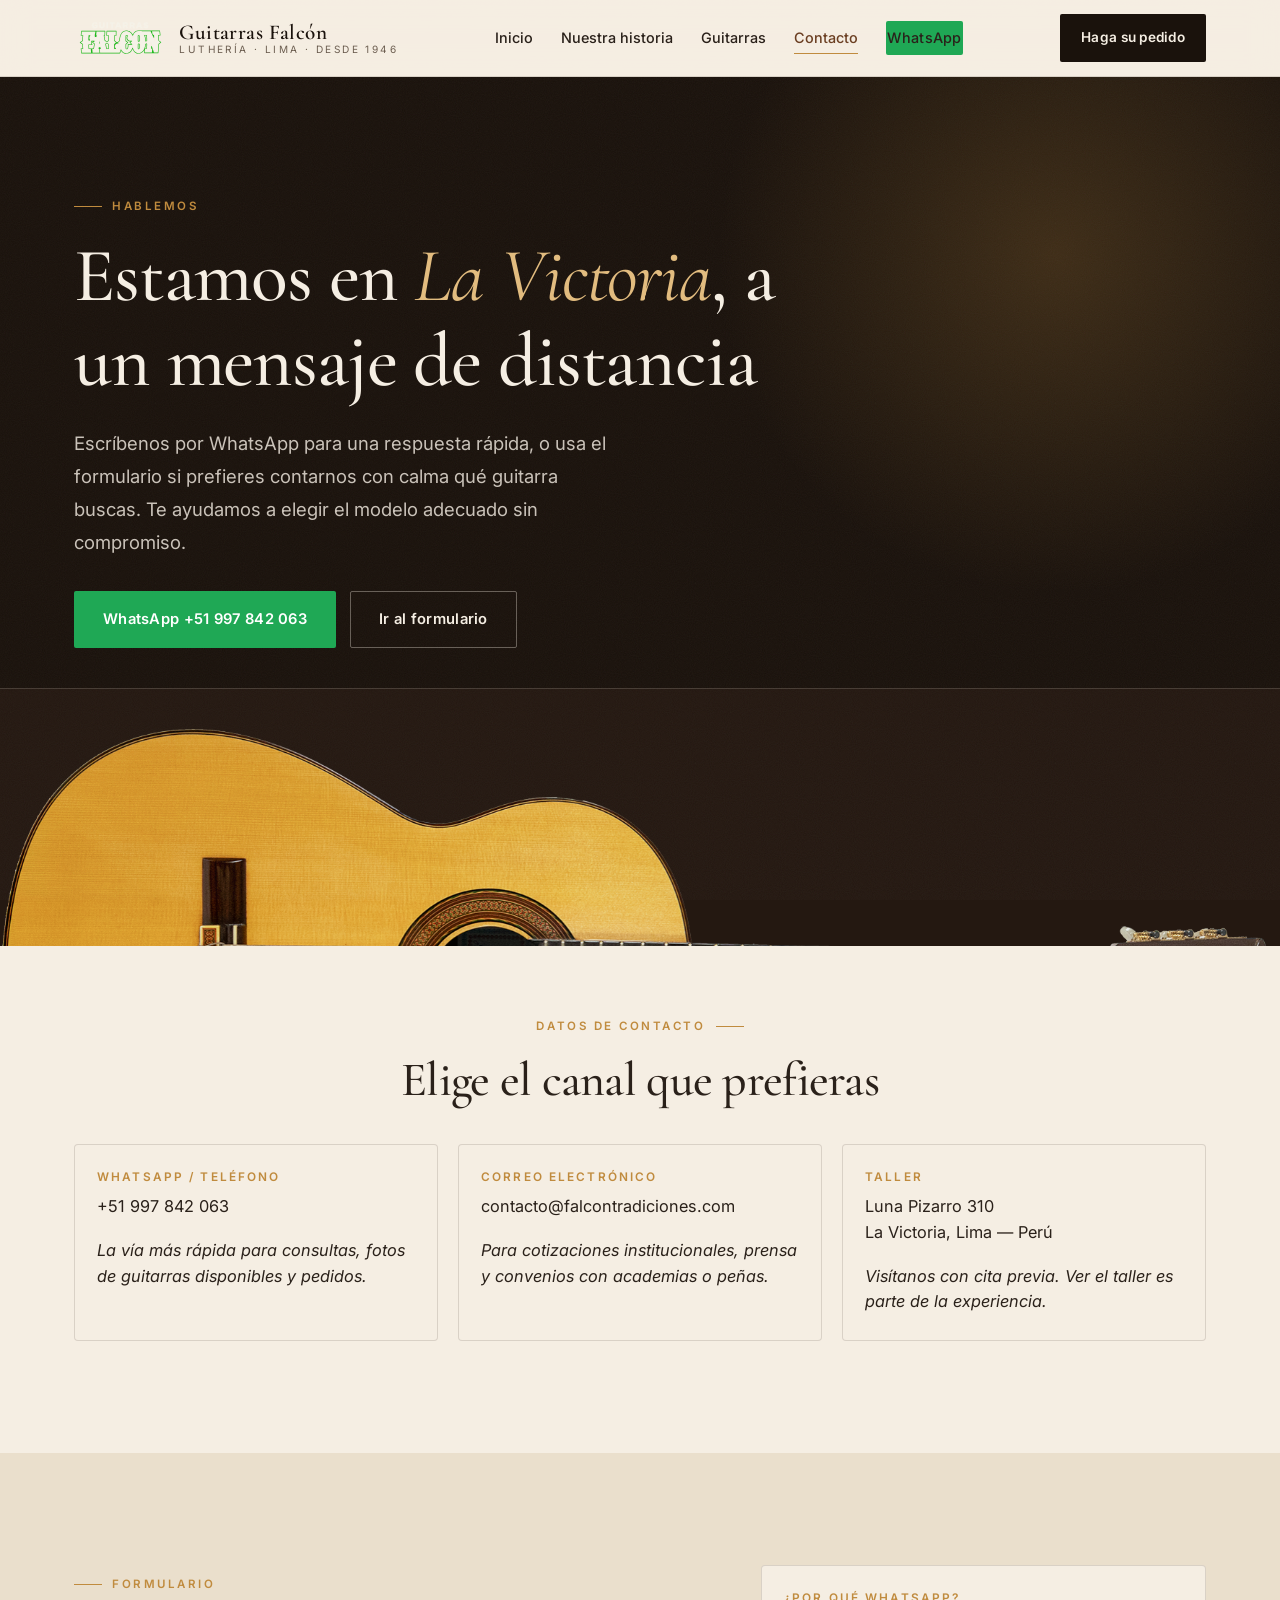
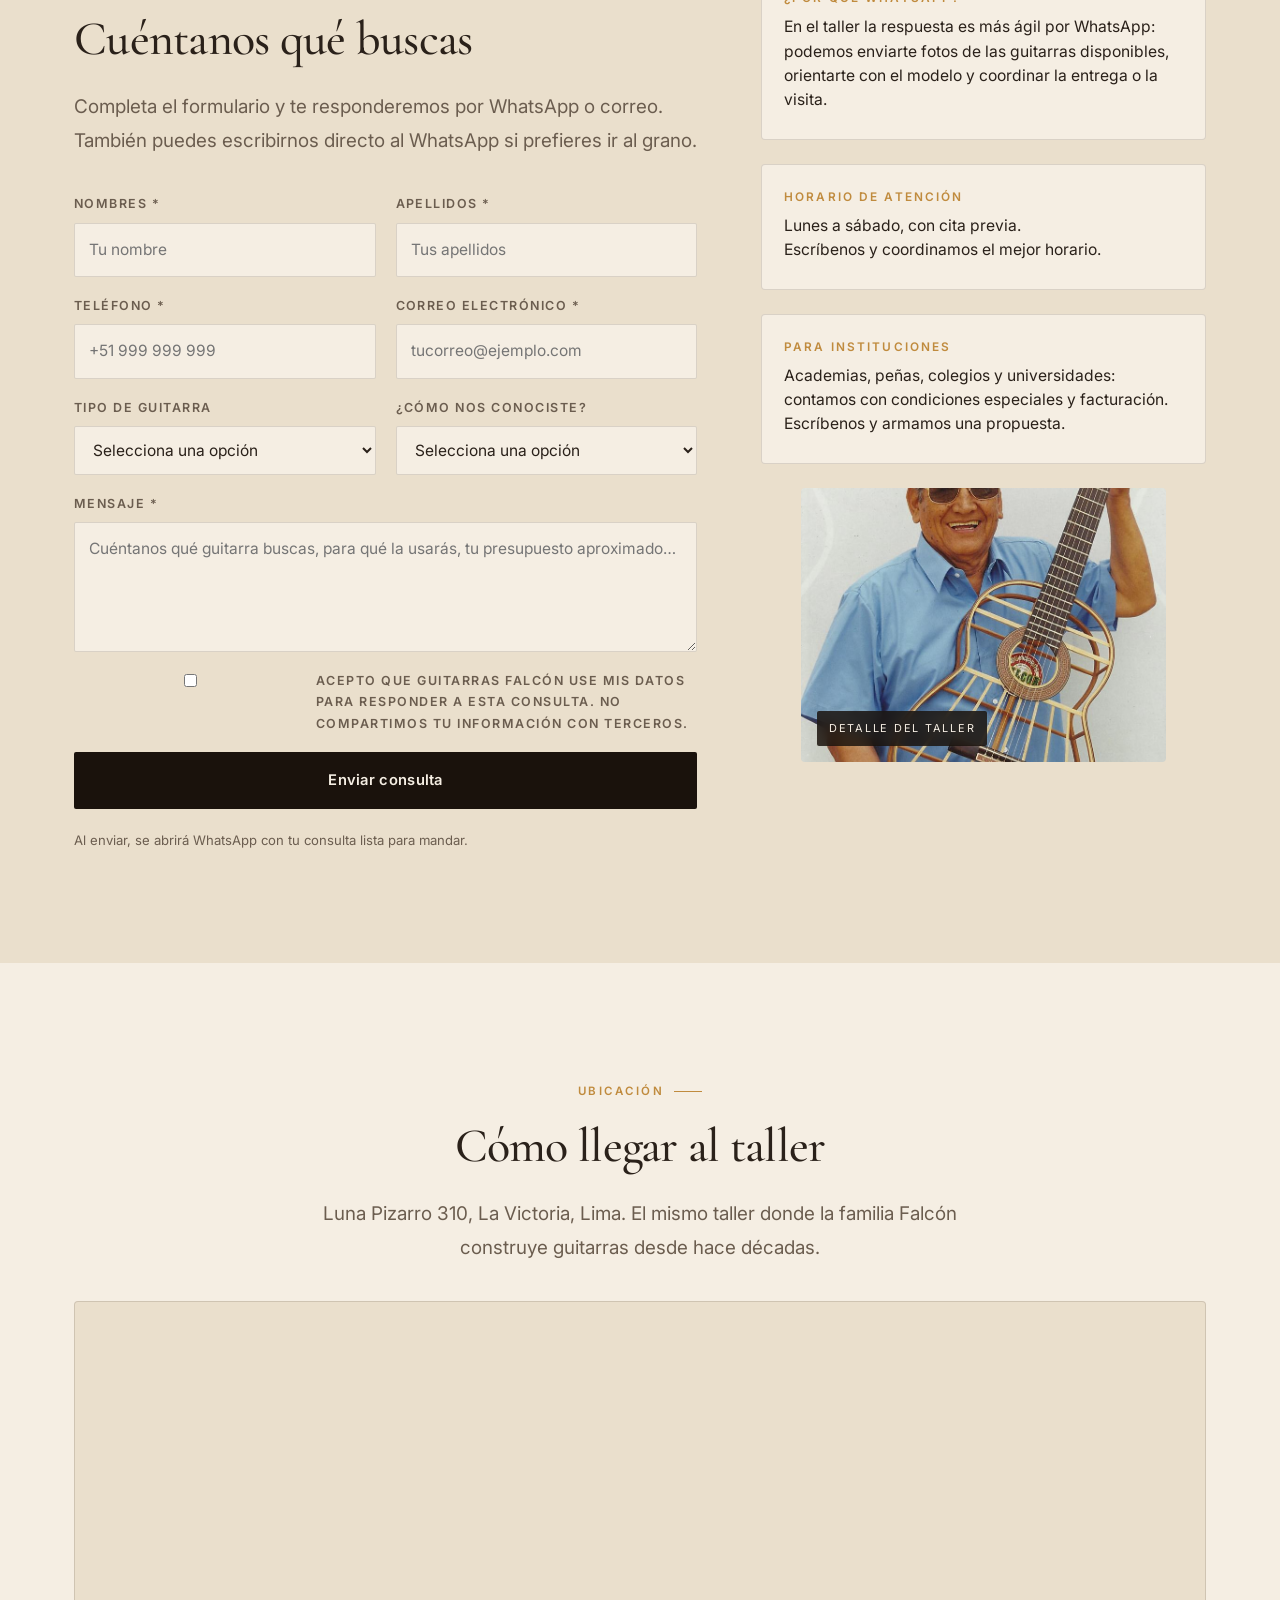
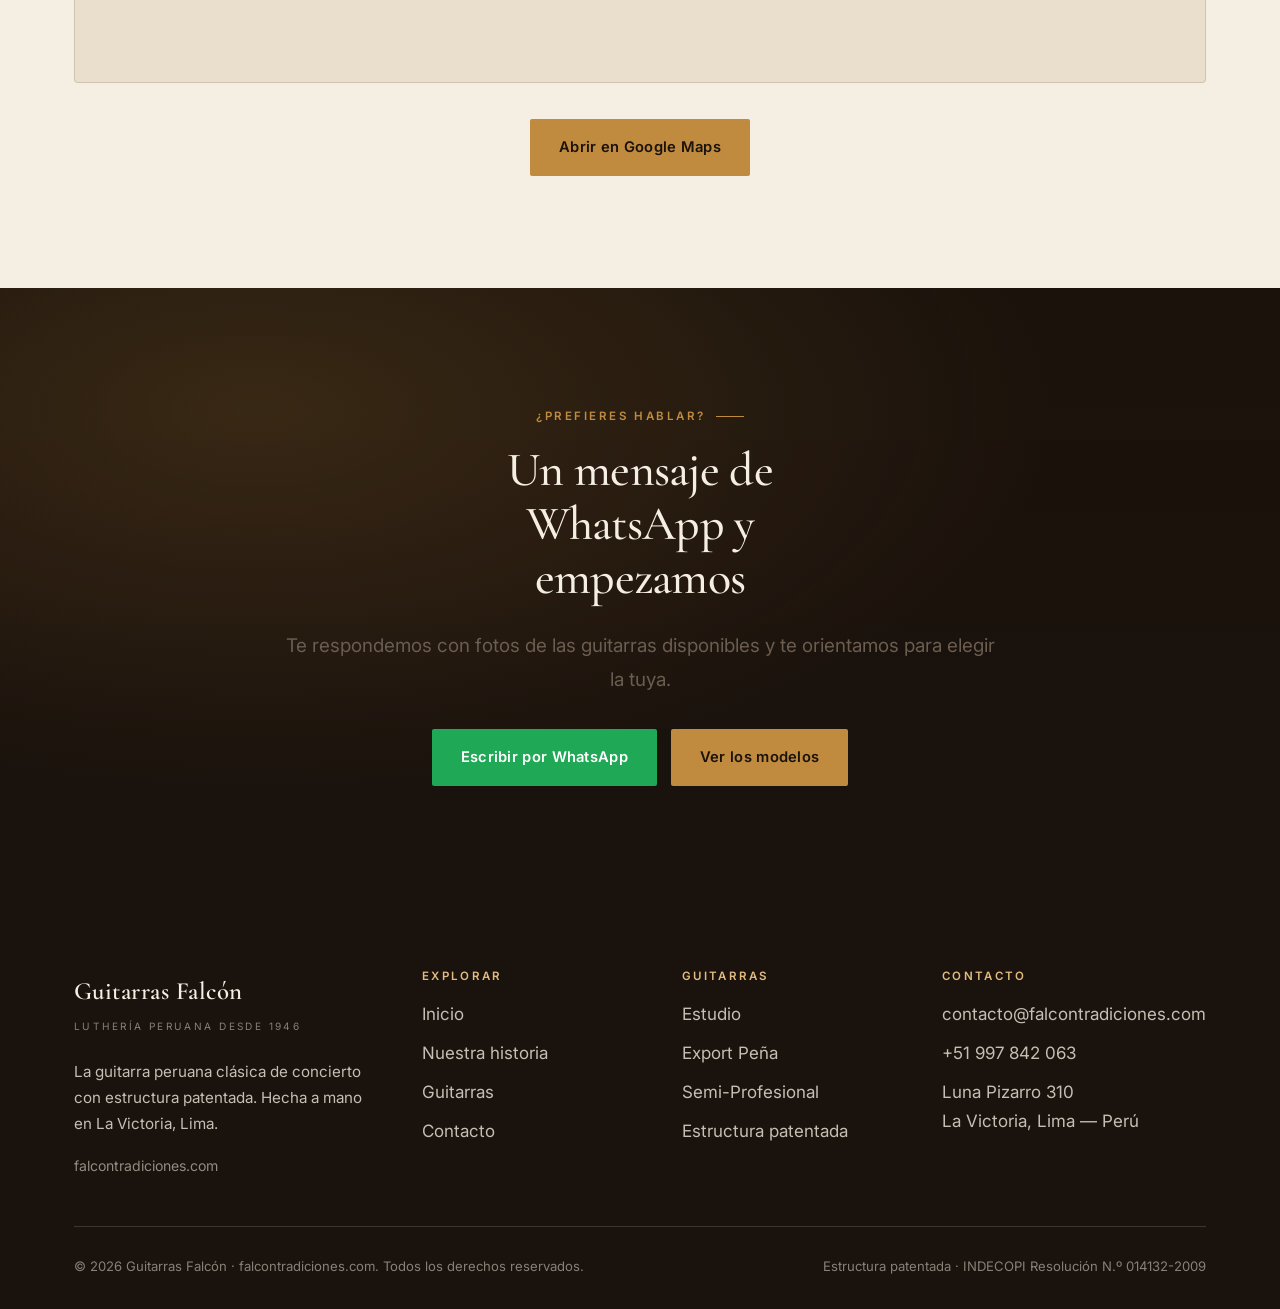
<file: contacto.html>
<!DOCTYPE html>
<html lang="es-PE">
<head>
<meta charset="UTF-8">
<meta name="viewport" content="width=device-width, initial-scale=1">
<title>Contacto — Guitarras Falcón</title>
<meta name="description" content="Contacta a Guitarras Falcón: WhatsApp, correo y taller en Luna Pizarro 310, La Victoria, Lima. Asesoría para elegir tu guitarra peruana.">
<link rel="preconnect" href="https://fonts.googleapis.com">
<link rel="preconnect" href="https://fonts.gstatic.com" crossorigin>
<link href="https://fonts.googleapis.com/css2?family=Cormorant+Garamond:ital,wght@0,300;0,400;0,500;0,600;1,400;1,500&family=Inter:wght@400;500;600;700&display=swap" rel="stylesheet">
<link rel="stylesheet" href="css/styles.css">
<link rel="icon" href="assets/img/logo.svg" type="image/svg+xml">
</head>
<body>

<header class="site-header">
  <div class="container site-header__inner">
    <a class="brand" href="index.html" aria-label="Guitarras Falcón — inicio">
      <img src="assets/img/logo.svg" alt="Logo Guitarras Falcón">
      <span class="brand__text">
        <span class="brand__name">Guitarras Falcón</span>
        <span class="brand__tag">Luthería · Lima · desde 1946</span>
      </span>
    </a>
    <nav class="nav" aria-label="Principal">
      <a href="index.html">Inicio</a>
      <a href="historia.html">Nuestra historia</a>
      <a href="modelos.html">Guitarras</a>
      <a href="contacto.html">Contacto</a>
      <a class="btn btn--wa btn--sm" href="https://wa.me/51997842063?text=Hola%20Guitarras%20Falc%C3%B3n%2C%20me%20interesa%20una%20guitarra." target="_blank" rel="noopener">WhatsApp</a>
    </nav>
    <a class="btn btn--dark btn--sm header-cta" href="contacto.html">Haga su pedido</a>
    <button class="nav-toggle" aria-label="Abrir menú" aria-expanded="false">
      <span></span><span></span><span></span>
    </button>
  </div>
</header>

<main>

  <!-- HERO INTERNO -->
  <section class="hero">
    <div class="container">
      <div style="max-width:720px" class="reveal">
        <p class="eyebrow">Hablemos</p>
        <h1>Estamos en <em>La Victoria</em>, a un mensaje de distancia</h1>
        <p class="hero__lead">
          Escríbenos por WhatsApp para una respuesta rápida, o usa el formulario
          si prefieres contarnos con calma qué guitarra buscas. Te ayudamos a
          elegir el modelo adecuado sin compromiso.
        </p>
        <div class="hero__actions">
          <a class="btn btn--wa" href="https://wa.me/51997842063?text=Hola%20Guitarras%20Falc%C3%B3n%2C%20me%20interesa%20una%20guitarra." target="_blank" rel="noopener">WhatsApp +51 997 842 063</a>
          <a class="btn btn--ghost" href="#formulario">Ir al formulario</a>
        </div>
      </div>
    </div>
    <div class="hero__band" aria-hidden="true">
      <img src="assets/img/guitarra-hero.png" alt="" width="1772" height="356">
    </div>
  </section>

  <!-- DATOS -->
  <section class="section" style="padding-top:64px">
    <div class="container">
      <div class="text-center mb-4 reveal">
        <p class="eyebrow eyebrow--center">Datos de contacto</p>
        <h2>Elige el canal que prefieras</h2>
      </div>
      <div class="contacto-cards">
        <div class="contacto-card reveal">
          <h4>WhatsApp / Teléfono</h4>
          <p><a href="https://wa.me/51997842063" target="_blank" rel="noopener">+51 997 842 063</a></p>
          <p class="caption mt-2">La vía más rápida para consultas, fotos de guitarras disponibles y pedidos.</p>
        </div>
        <div class="contacto-card reveal" style="--delay:100ms">
          <h4>Correo electrónico</h4>
          <p><a href="mailto:contacto@falcontradiciones.com">contacto@falcontradiciones.com</a></p>
          <p class="caption mt-2">Para cotizaciones institucionales, prensa y convenios con academias o peñas.</p>
        </div>
        <div class="contacto-card reveal" style="--delay:200ms">
          <h4>Taller</h4>
          <p>Luna Pizarro 310<br>La Victoria, Lima — Perú</p>
          <p class="caption mt-2">Visítanos con cita previa. Ver el taller es parte de la experiencia.</p>
        </div>
      </div>
    </div>
  </section>

  <!-- FORMULARIO -->
  <section class="section section--alt" id="formulario">
    <div class="container split split--7-5" style="align-items:start">
      <div class="reveal-left">
        <p class="eyebrow">Formulario</p>
        <h2>Cuéntanos qué buscas</h2>
        <p class="lead">
          Completa el formulario y te responderemos por WhatsApp o correo.
          También puedes escribirnos directo al WhatsApp si prefieres ir al grano.
        </p>

        <form id="form-contacto" class="mt-4" novalidate>
          <div class="form-grid">
            <div class="form-field">
              <label for="nombres">Nombres *</label>
              <input id="nombres" name="nombres" type="text" required autocomplete="given-name" placeholder="Tu nombre">
            </div>
            <div class="form-field">
              <label for="apellidos">Apellidos *</label>
              <input id="apellidos" name="apellidos" type="text" required autocomplete="family-name" placeholder="Tus apellidos">
            </div>
            <div class="form-field">
              <label for="telefono">Teléfono *</label>
              <input id="telefono" name="telefono" type="tel" required autocomplete="tel" placeholder="+51 999 999 999">
            </div>
            <div class="form-field">
              <label for="email">Correo electrónico *</label>
              <input id="email" name="email" type="email" required autocomplete="email" placeholder="tucorreo@ejemplo.com">
            </div>
            <div class="form-field">
              <label for="modelo">Tipo de guitarra</label>
              <select id="modelo" name="modelo">
                <option value="">Selecciona una opción</option>
                <option value="Estudio">Estudio</option>
                <option value="Export Peña">Export Peña</option>
                <option value="Semi-Profesional">Semi-Profesional</option>
                <option value="Por definir">Aún no lo sé, necesito asesoría</option>
              </select>
            </div>
            <div class="form-field">
              <label for="origen">¿Cómo nos conociste?</label>
              <select id="origen" name="origen">
                <option value="">Selecciona una opción</option>
                <option value="Búsqueda Google">Búsqueda Google</option>
                <option value="Recomendación">Recomendación de amigos o familia</option>
                <option value="Radio">Radio</option>
                <option value="Televisión">Televisión</option>
                <option value="Redes sociales">Redes sociales</option>
                <option value="Otro">Otro</option>
              </select>
            </div>
            <div class="form-field form-field--full">
              <label for="mensaje">Mensaje *</label>
              <textarea id="mensaje" name="mensaje" required placeholder="Cuéntanos qué guitarra buscas, para qué la usarás, tu presupuesto aproximado…"></textarea>
            </div>
            <div class="form-field form-field--full">
              <label class="form-check">
                <input type="checkbox" name="consentimiento" required>
                <span>Acepto que Guitarras Falcón use mis datos para responder a esta consulta. No compartimos tu información con terceros.</span>
              </label>
            </div>
            <div class="form-field form-field--full">
              <button class="btn btn--dark" type="submit">Enviar consulta</button>
              <p class="form-nota">Al enviar, se abrirá WhatsApp con tu consulta lista para mandar.</p>
            </div>
          </div>
        </form>

        <div id="form-exito" class="form-exito" role="status">
          <h3 style="color:inherit">¡Gracias! Tu consulta está lista.</h3>
          <p style="margin-bottom:18px">
            Hemos preparado tu mensaje. Pulsa el botón para enviarlo por WhatsApp
            y te responderemos lo antes posible.
          </p>
          <a class="btn btn--wa" data-wa-link href="https://wa.me/51997842063" target="_blank" rel="noopener">Enviar por WhatsApp</a>
        </div>
      </div>

      <aside class="reveal-right">
        <div class="contacto-card" style="background:var(--papel)">
          <h4>¿Por qué WhatsApp?</h4>
          <p style="font-size:0.98rem">
            En el taller la respuesta es más ágil por WhatsApp: podemos enviarte
            fotos de las guitarras disponibles, orientarte con el modelo y
            coordinar la entrega o la visita.
          </p>
        </div>
        <div class="contacto-card mt-3" style="background:var(--papel)">
          <h4>Horario de atención</h4>
          <p style="font-size:0.98rem">
            Lunes a sábado, con cita previa.<br>
            Escríbenos y coordinamos el mejor horario.
          </p>
        </div>
        <div class="contacto-card mt-3" style="background:var(--papel)">
          <h4>Para instituciones</h4>
          <p style="font-size:0.98rem">
            Academias, peñas, colegios y universidades: contamos con condiciones
            especiales y facturación. Escríbenos y armamos una propuesta.
          </p>
        </div>
        <figure class="mt-3">
          <div class="media-frame media-frame--landscape">
            <img src="assets/img/estructura-03.jpg" alt="Detalle de construcción de la guitarra peruana Falcón" width="779" height="1150" loading="lazy">
            <span class="media-frame__badge">Detalle del taller</span>
          </div>
        </figure>
      </aside>
    </div>
  </section>

  <!-- UBICACIÓN -->
  <section class="section" id="ubicacion">
    <div class="container">
      <div class="text-center mb-4 reveal">
        <p class="eyebrow eyebrow--center">Ubicación</p>
        <h2>Cómo llegar al taller</h2>
        <p class="lead" style="margin-left:auto;margin-right:auto">
          Luna Pizarro 310, La Victoria, Lima. El mismo taller donde la familia
          Falcón construye guitarras desde hace décadas.
        </p>
      </div>
      <div class="mapa reveal">
        <iframe
          title="Mapa de Guitarras Falcón en Luna Pizarro 310, La Victoria, Lima"
          src="https://www.google.com/maps?q=Luna%20Pizarro%20310%2C%20La%20Victoria%2C%20Lima%2C%20Per%C3%BA&output=embed"
          loading="lazy"
          referrerpolicy="no-referrer-when-downgrade"
          allowfullscreen></iframe>
      </div>
      <div class="text-center mt-4 reveal">
        <a class="btn btn--primary" href="https://maps.google.com/?q=Luna+Pizarro+310,+La+Victoria,+Lima,+Per%C3%BA" target="_blank" rel="noopener">Abrir en Google Maps</a>
      </div>
    </div>
  </section>

  <!-- CTA -->
  <section class="section cta-final">
    <div class="container">
      <p class="eyebrow eyebrow--center reveal">¿Prefieres hablar?</p>
      <h2 class="reveal">Un mensaje de WhatsApp y empezamos</h2>
      <p class="lead reveal">
        Te respondemos con fotos de las guitarras disponibles y te orientamos
        para elegir la tuya.
      </p>
      <div class="cta-final__actions reveal">
        <a class="btn btn--wa" href="https://wa.me/51997842063?text=Hola%20Guitarras%20Falc%C3%B3n%2C%20me%20interesa%20una%20guitarra." target="_blank" rel="noopener">Escribir por WhatsApp</a>
        <a class="btn btn--primary" href="modelos.html">Ver los modelos</a>
      </div>
    </div>
  </section>

</main>

<footer class="site-footer">
  <div class="container">
    <div class="site-footer__grid">
      <div>
        <div class="brand__name" style="font-family:var(--font-display)">Guitarras Falcón</div>
        <div class="brand__tag" style="margin-top:6px">Luthería peruana desde 1946</div>
        <p class="mt-3" style="max-width:32ch;font-size:0.95rem;">
          La guitarra peruana clásica de concierto con estructura patentada.
          Hecha a mano en La Victoria, Lima.
        </p>
        <p class="mt-2" style="font-size:0.88rem;color:rgba(245,238,227,0.55)">falcontradiciones.com</p>
      </div>
      <div>
        <h4>Explorar</h4>
        <ul>
          <li><a href="index.html">Inicio</a></li>
          <li><a href="historia.html">Nuestra historia</a></li>
          <li><a href="modelos.html">Guitarras</a></li>
          <li><a href="contacto.html">Contacto</a></li>
        </ul>
      </div>
      <div>
        <h4>Guitarras</h4>
        <ul>
          <li><a href="modelos.html#estudio">Estudio</a></li>
          <li><a href="modelos.html#export-pena">Export Peña</a></li>
          <li><a href="modelos.html#semi-profesional">Semi-Profesional</a></li>
          <li><a href="index.html#innovacion">Estructura patentada</a></li>
        </ul>
      </div>
      <div>
        <h4>Contacto</h4>
        <ul>
          <li><a href="mailto:contacto@falcontradiciones.com">contacto@falcontradiciones.com</a></li>
          <li><a href="tel:+51997842063">+51 997 842 063</a></li>
          <li>Luna Pizarro 310<br>La Victoria, Lima — Perú</li>
        </ul>
      </div>
    </div>
    <div class="site-footer__bottom">
      <span>© <span data-anio>2025</span> Guitarras Falcón · falcontradiciones.com. Todos los derechos reservados.</span>
      <span>Estructura patentada · INDECOPI Resolución N.º 014132-2009</span>
    </div>
  </div>
</footer>

<script src="js/main.js"></script>
</body>
</html>
</file>
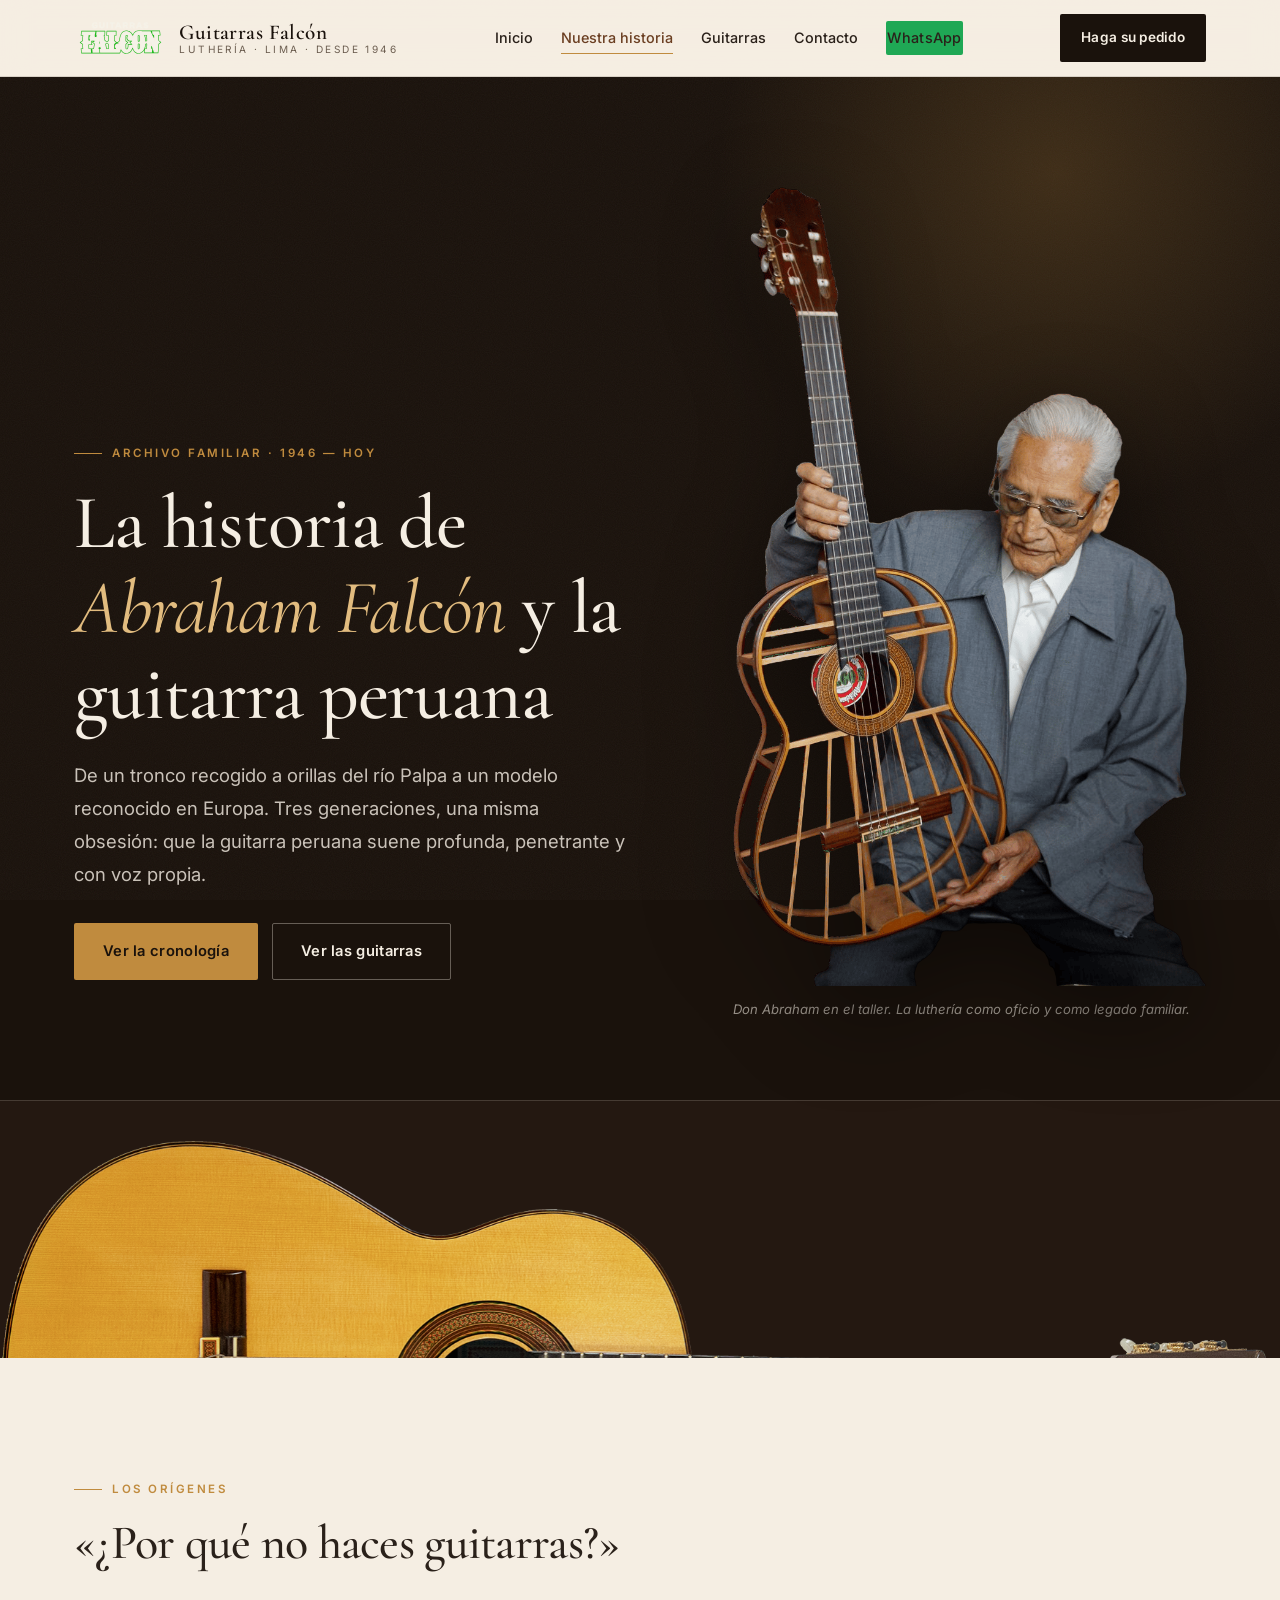
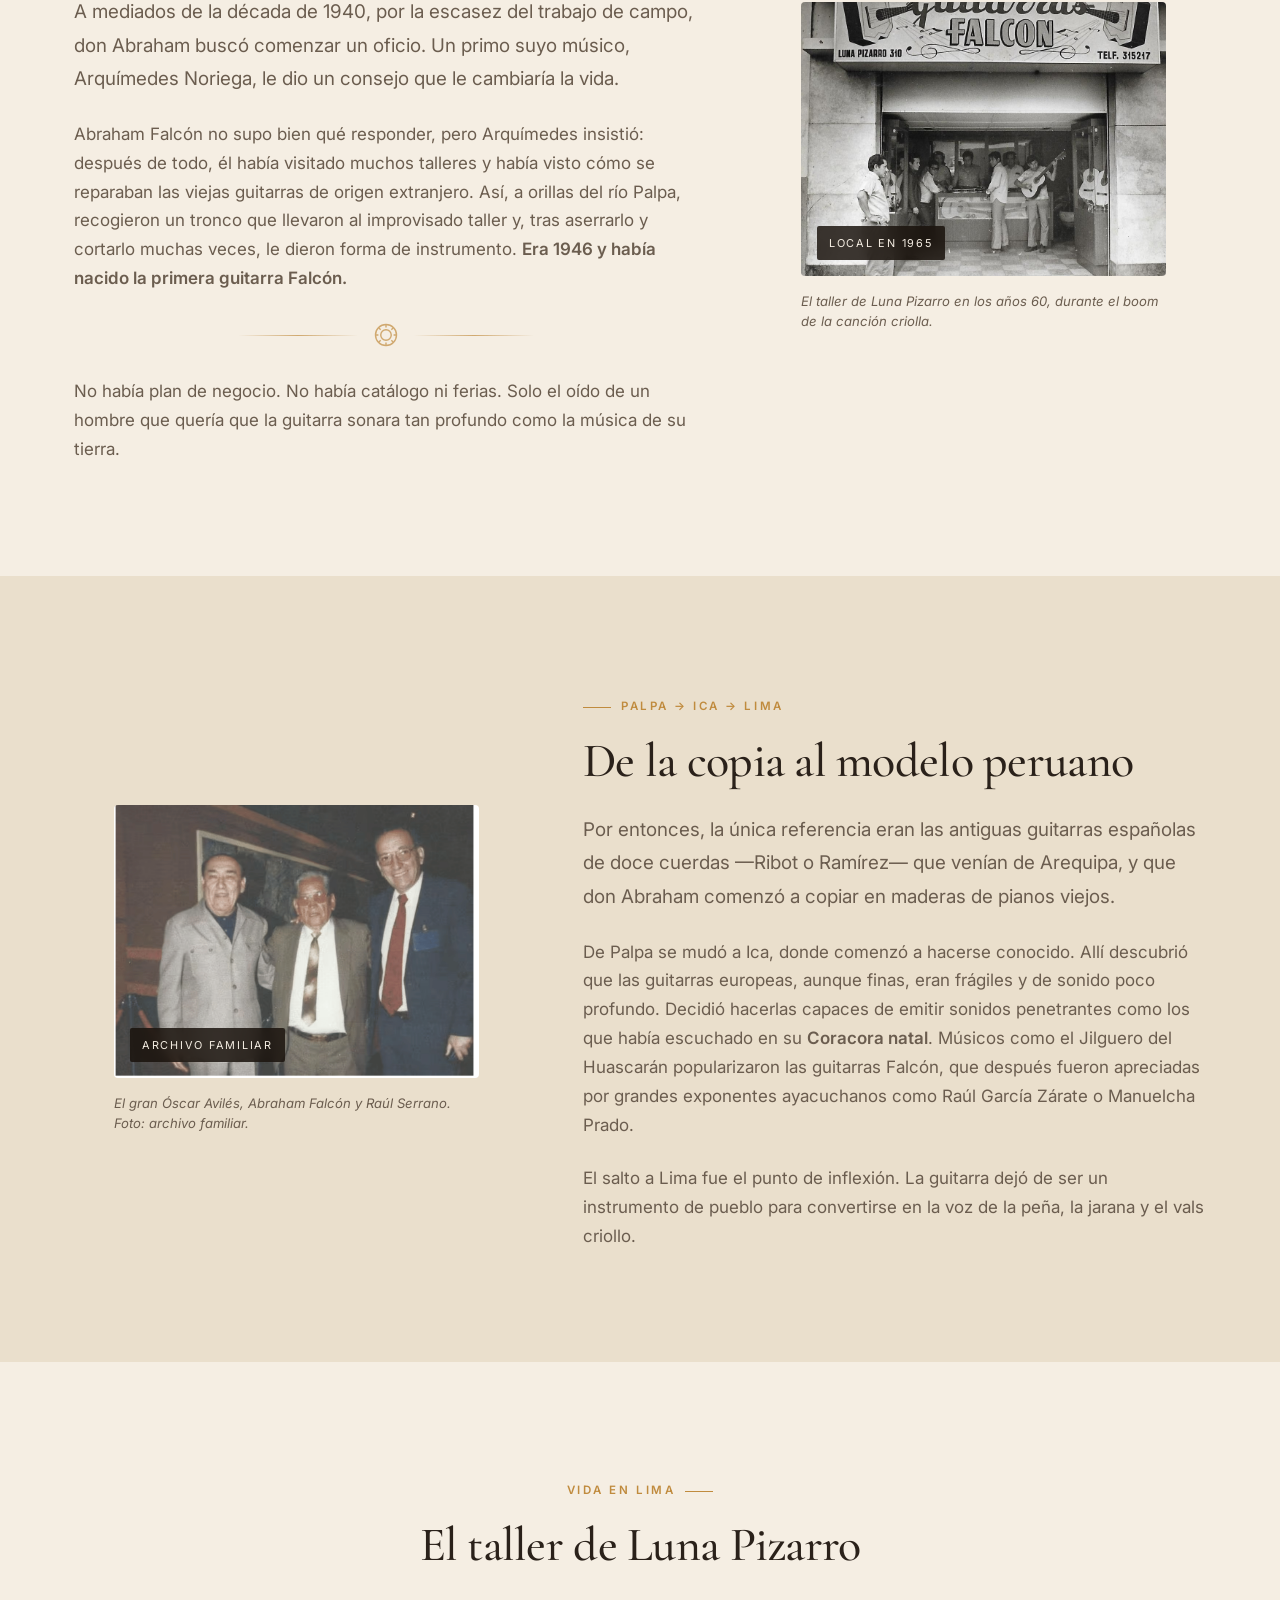
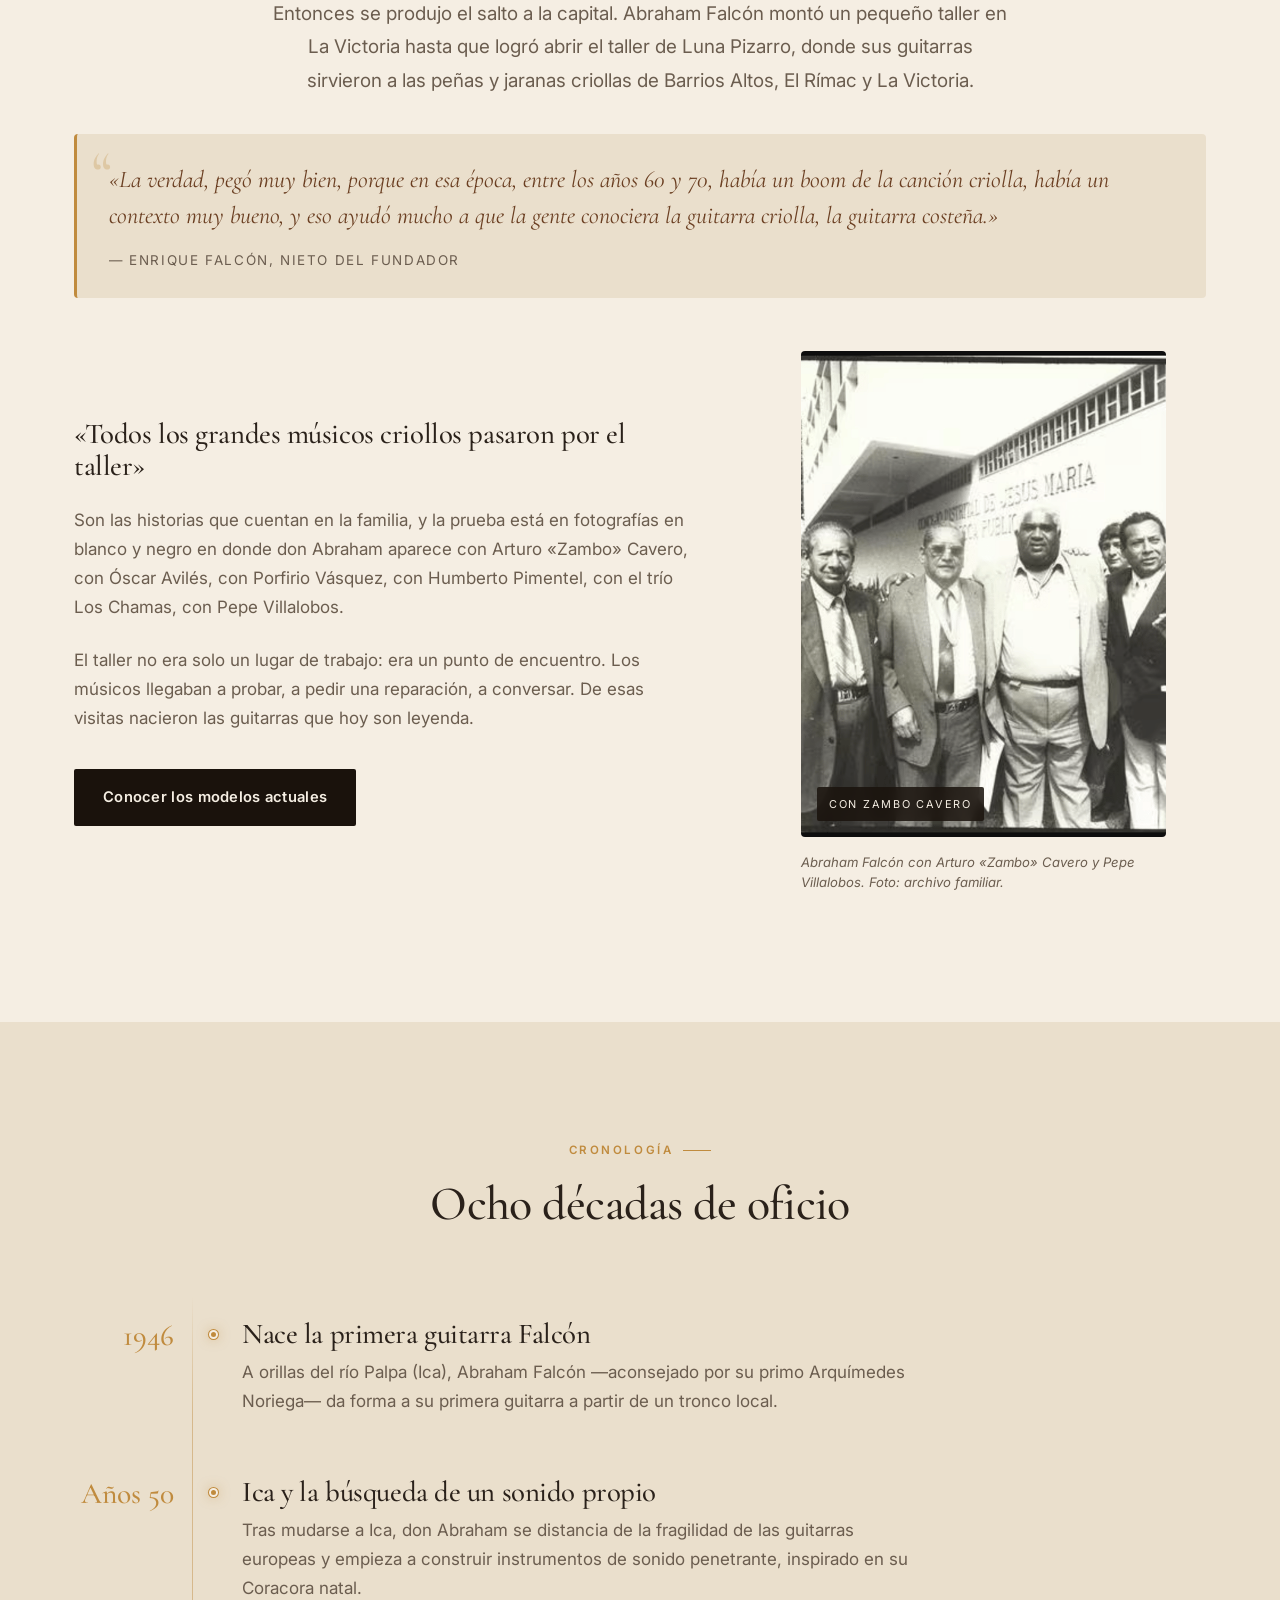
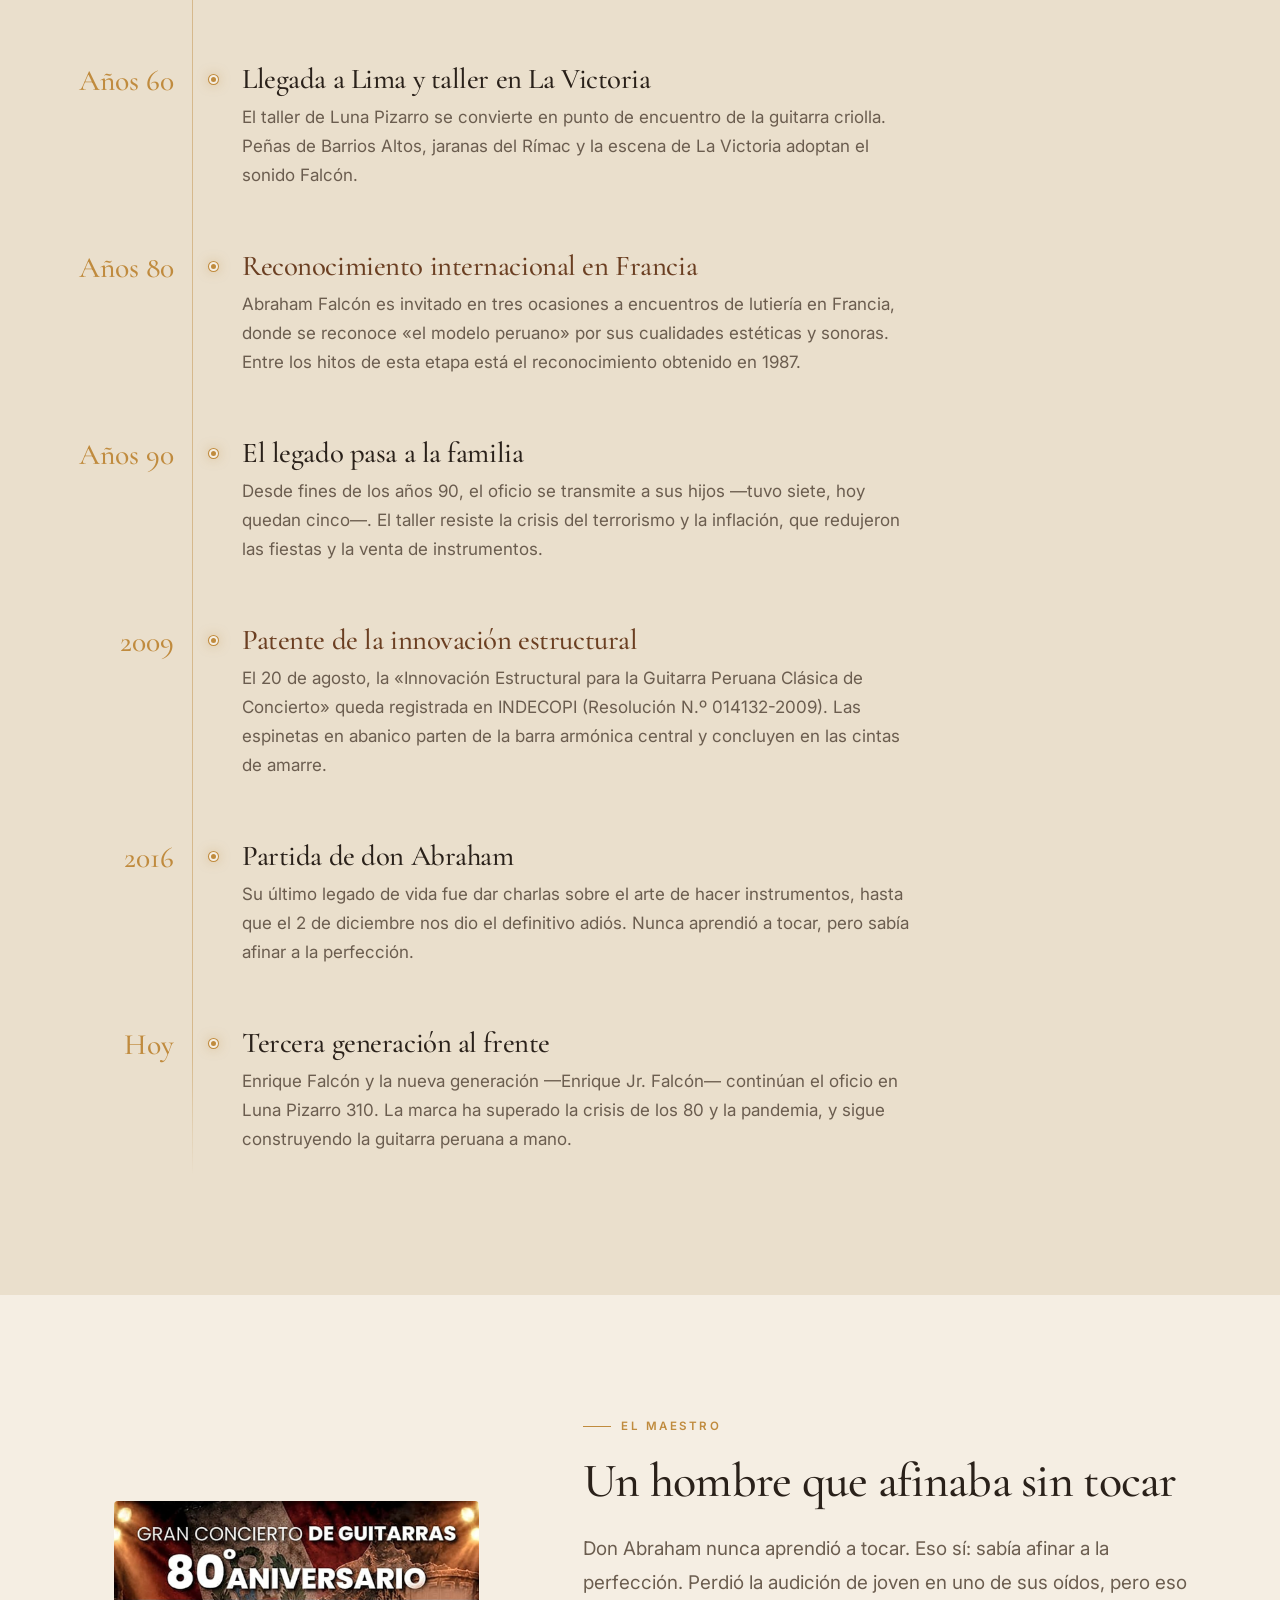
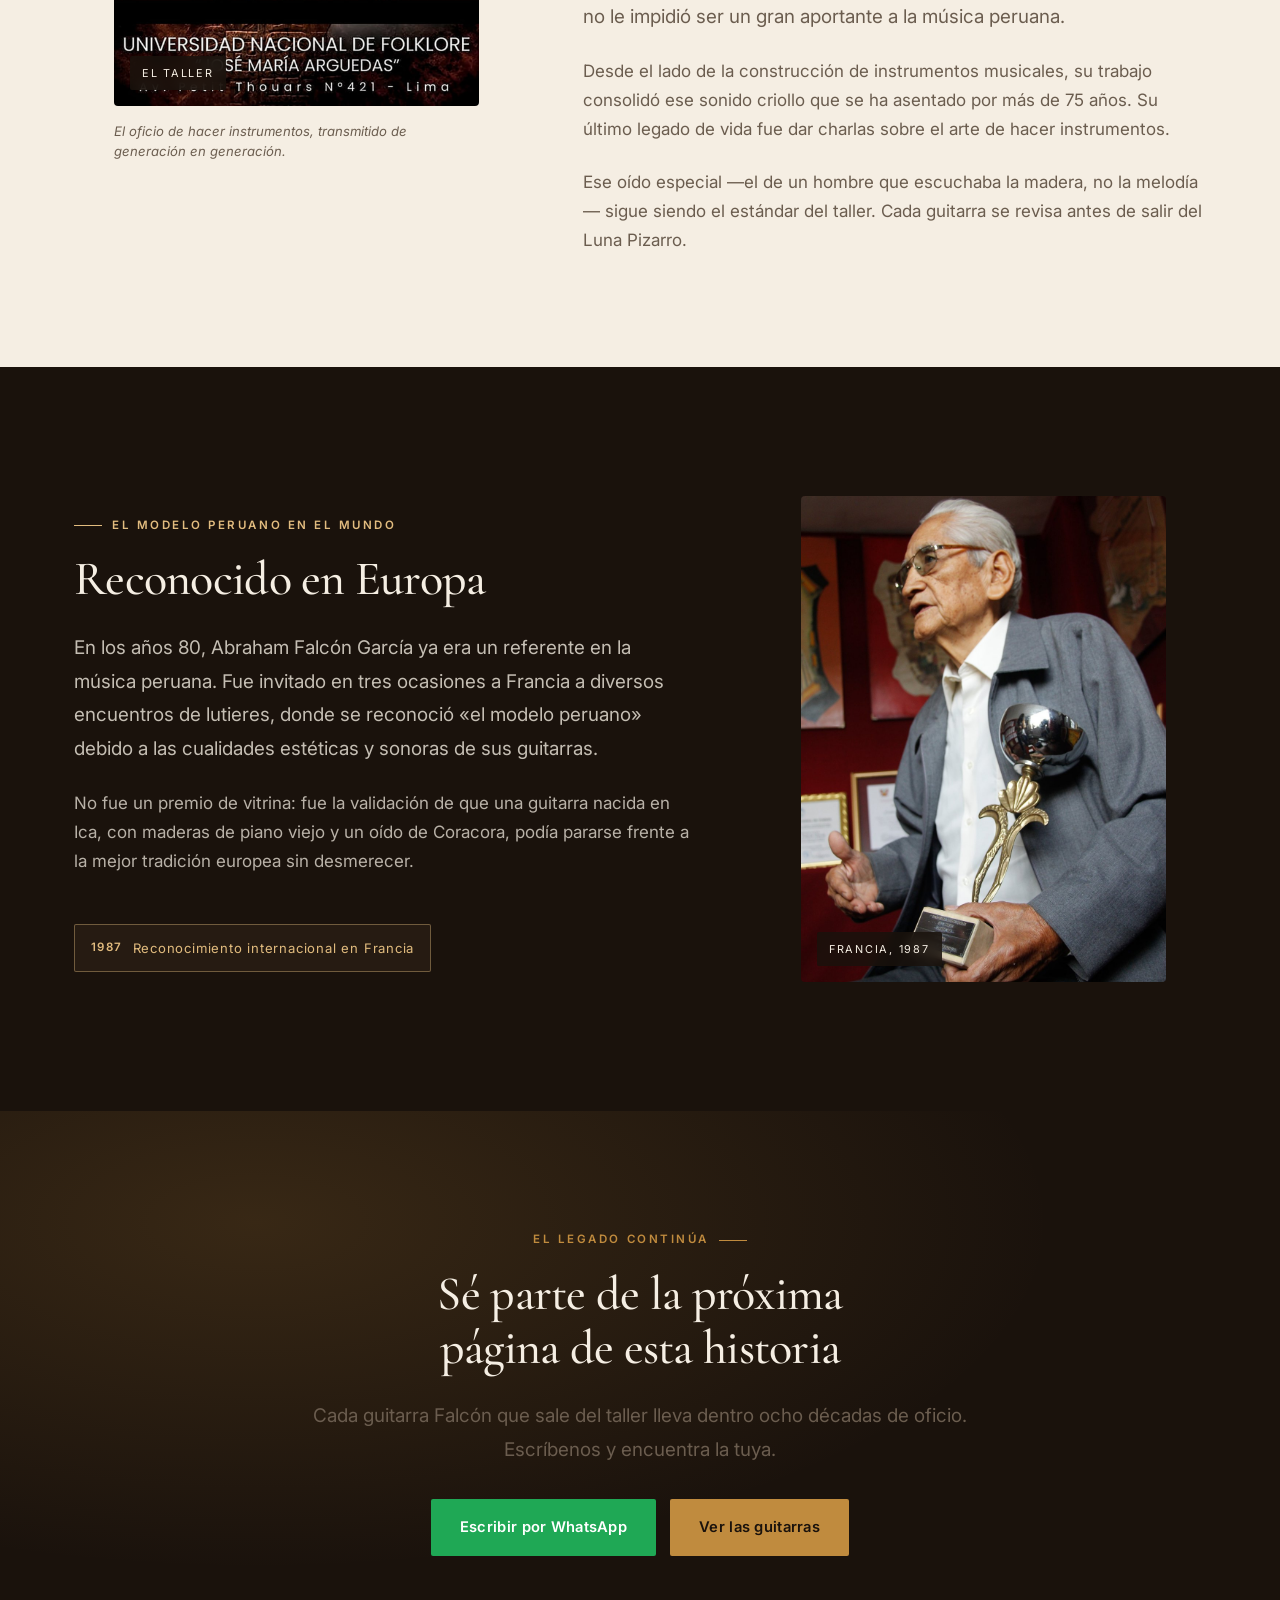
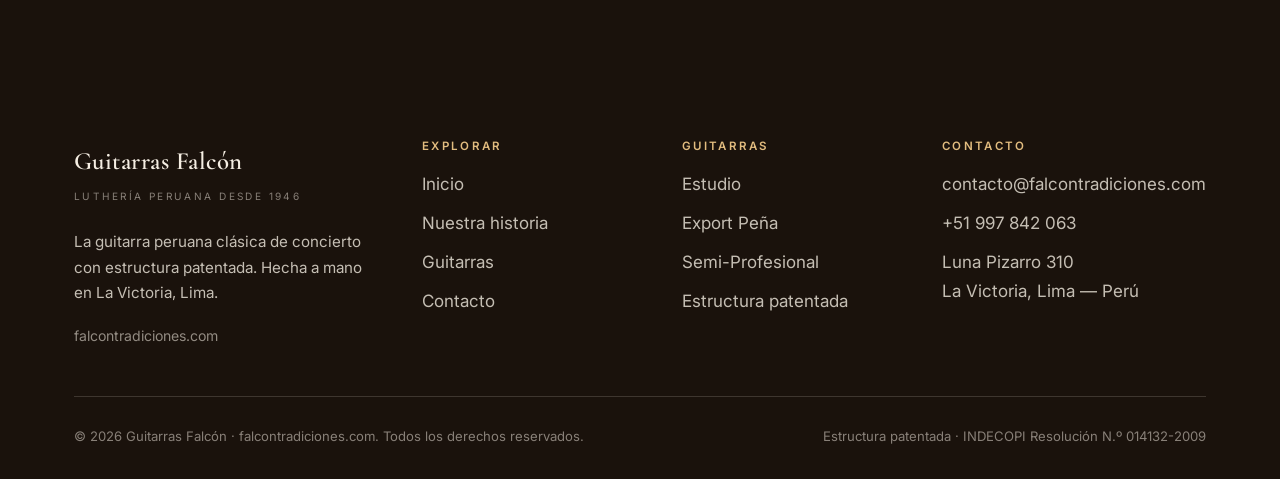
<file: historia.html>
<!DOCTYPE html>
<html lang="es-PE">
<head>
<meta charset="UTF-8">
<meta name="viewport" content="width=device-width, initial-scale=1">
<title>Nuestra historia — Guitarras Falcón</title>
<meta name="description" content="La historia de Abraham Falcón García y la guitarra peruana: desde 1946 en Palpa, Ica, hasta el taller de Luna Pizarro en La Victoria, Lima. Casi 80 años de luthería criolla.">
<link rel="preconnect" href="https://fonts.googleapis.com">
<link rel="preconnect" href="https://fonts.gstatic.com" crossorigin>
<link href="https://fonts.googleapis.com/css2?family=Cormorant+Garamond:ital,wght@0,300;0,400;0,500;0,600;1,400;1,500&family=Inter:wght@400;500;600;700&display=swap" rel="stylesheet">
<link rel="stylesheet" href="css/styles.css">
<link rel="icon" href="assets/img/logo.svg" type="image/svg+xml">
</head>
<body>

<header class="site-header">
  <div class="container site-header__inner">
    <a class="brand" href="index.html" aria-label="Guitarras Falcón — inicio">
      <img src="assets/img/logo.svg" alt="Logo Guitarras Falcón">
      <span class="brand__text">
        <span class="brand__name">Guitarras Falcón</span>
        <span class="brand__tag">Luthería · Lima · desde 1946</span>
      </span>
    </a>
    <nav class="nav" aria-label="Principal">
      <a href="index.html">Inicio</a>
      <a href="historia.html">Nuestra historia</a>
      <a href="modelos.html">Guitarras</a>
      <a href="contacto.html">Contacto</a>
      <a class="btn btn--wa btn--sm" href="https://wa.me/51997842063?text=Hola%20Guitarras%20Falc%C3%B3n%2C%20me%20interesa%20una%20guitarra." target="_blank" rel="noopener">WhatsApp</a>
    </nav>
    <a class="btn btn--dark btn--sm header-cta" href="contacto.html">Haga su pedido</a>
    <button class="nav-toggle" aria-label="Abrir menú" aria-expanded="false">
      <span></span><span></span><span></span>
    </button>
  </div>
</header>

<main>

  <!-- HERO INTERNO -->
  <section class="hero">
    <div class="container hero__grid">
      <div class="hero__copy reveal">
        <p class="eyebrow">Archivo familiar · 1946 — hoy</p>
        <h1>La historia de <em>Abraham Falcón</em> y la guitarra peruana</h1>
        <p class="hero__lead">
          De un tronco recogido a orillas del río Palpa a un modelo reconocido
          en Europa. Tres generaciones, una misma obsesión: que la guitarra peruana
          suene profunda, penetrante y con voz propia.
        </p>
        <div class="hero__actions">
          <a class="btn btn--primary" href="#cronologia">Ver la cronología</a>
          <a class="btn btn--ghost" href="modelos.html">Ver las guitarras</a>
        </div>
      </div>
      <figure class="hero__portrait reveal-right" style="--delay:140ms">
        <div class="marco marco--cutout">
          <img src="assets/img/abraham-sin-fondo.png" alt="Abraham Falcón García con una guitarra" width="772" height="1303">
        </div>
        <figcaption class="caption">
          Don Abraham en el taller. La luthería como oficio y como legado familiar.
        </figcaption>
      </figure>
    </div>
    <div class="hero__band" aria-hidden="true">
      <img src="assets/img/guitarra-hero.png" alt="" width="1772" height="356">
    </div>
  </section>

  <!-- ORÍGENES -->
  <section class="section">
    <div class="container split split--7-5">
      <div class="reveal-left">
        <p class="eyebrow">Los orígenes</p>
        <h2>«¿Por qué no haces guitarras?»</h2>
        <p class="lead">
          A mediados de la década de 1940, por la escasez del trabajo de campo,
          don Abraham buscó comenzar un oficio. Un primo suyo músico, Arquímedes
          Noriega, le dio un consejo que le cambiaría la vida.
        </p>
        <p class="muted mt-3">
          Abraham Falcón no supo bien qué responder, pero Arquímedes insistió:
          después de todo, él había visitado muchos talleres y había visto cómo se
          reparaban las viejas guitarras de origen extranjero. Así, a orillas del río
          Palpa, recogieron un tronco que llevaron al improvisado taller y, tras
          aserrarlo y cortarlo muchas veces, le dieron forma de instrumento.
          <strong>Era 1946 y había nacido la primera guitarra Falcón.</strong>
        </p>
        <div class="roseta" aria-hidden="true">
          <svg viewBox="0 0 24 24"><circle cx="12" cy="12" r="9"/><circle cx="12" cy="12" r="4.5"/><path d="M12 3v2.5M12 18.5V21M3 12h2.5M18.5 12H21M5.6 5.6l1.8 1.8M16.6 16.6l1.8 1.8M18.4 5.6l-1.8 1.8M7.4 16.6l-1.8 1.8"/></svg>
        </div>
        <p class="muted">
          No había plan de negocio. No había catálogo ni ferias. Solo el oído
          de un hombre que quería que la guitarra sonara tan profundo como la
          música de su tierra.
        </p>
      </div>
      <figure class="reveal-right">
        <div class="media-frame media-frame--landscape">
          <img src="assets/img/local-1965.jpg" alt="El taller de Guitarras Falcón en 1965" width="1000" height="942" loading="lazy">
          <span class="media-frame__badge">Local en 1965</span>
        </div>
        <figcaption class="caption mt-2">El taller de Luna Pizarro en los años 60, durante el boom de la canción criolla.</figcaption>
      </figure>
    </div>
  </section>

  <!-- DE PALPA A LIMA -->
  <section class="section section--alt">
    <div class="container split split--5-7">
      <figure class="reveal-left">
        <div class="media-frame media-frame--landscape">
          <img src="assets/img/historia-02.png" alt="Óscar Avilés, Abraham Falcón y Raúl Serrano" width="1108" height="834" loading="lazy">
          <span class="media-frame__badge">Archivo familiar</span>
        </div>
        <figcaption class="caption mt-2">
          El gran Óscar Avilés, Abraham Falcón y Raúl Serrano. Foto: archivo familiar.
        </figcaption>
      </figure>
      <div class="reveal-right">
        <p class="eyebrow">Palpa → Ica → Lima</p>
        <h2>De la copia al modelo peruano</h2>
        <p class="lead">
          Por entonces, la única referencia eran las antiguas guitarras españolas
          de doce cuerdas —Ribot o Ramírez— que venían de Arequipa, y que don Abraham
          comenzó a copiar en maderas de pianos viejos.
        </p>
        <p class="muted mt-3">
          De Palpa se mudó a Ica, donde comenzó a hacerse conocido. Allí descubrió
          que las guitarras europeas, aunque finas, eran frágiles y de sonido poco
          profundo. Decidió hacerlas capaces de emitir sonidos penetrantes como los
          que había escuchado en su <strong>Coracora natal</strong>. Músicos como el
          Jilguero del Huascarán popularizaron las guitarras Falcón, que después
          fueron apreciadas por grandes exponentes ayacuchanos como Raúl García Zárate
          o Manuelcha Prado.
        </p>
        <p class="muted mt-3">
          El salto a Lima fue el punto de inflexión. La guitarra dejó de ser un
          instrumento de pueblo para convertirse en la voz de la peña, la jarana
          y el vals criollo.
        </p>
      </div>
    </div>
  </section>

  <!-- VIDA EN LIMA -->
  <section class="section">
    <div class="container">
      <div class="text-center mb-4 reveal">
        <p class="eyebrow eyebrow--center">Vida en Lima</p>
        <h2>El taller de Luna Pizarro</h2>
        <p class="lead" style="margin-left:auto;margin-right:auto;max-width:62ch">
          Entonces se produjo el salto a la capital. Abraham Falcón montó un pequeño
          taller en La Victoria hasta que logró abrir el taller de Luna Pizarro,
          donde sus guitarras sirvieron a las peñas y jaranas criollas de
          Barrios Altos, El Rímac y La Victoria.
        </p>
      </div>

      <blockquote class="cita reveal">
        «La verdad, pegó muy bien, porque en esa época, entre los años 60 y 70,
        había un boom de la canción criolla, había un contexto muy bueno, y eso
        ayudó mucho a que la gente conociera la guitarra criolla, la guitarra costeña.»
        <footer>— Enrique Falcón, nieto del fundador</footer>
      </blockquote>

      <div class="split split--7-5 mt-4">
        <div class="reveal-left">
          <h3>«Todos los grandes músicos criollos pasaron por el taller»</h3>
          <p class="muted mt-3">
            Son las historias que cuentan en la familia, y la prueba está en
            fotografías en blanco y negro en donde don Abraham aparece con Arturo
            «Zambo» Cavero, con Óscar Avilés, con Porfirio Vásquez, con Humberto
            Pimentel, con el trío Los Chamas, con Pepe Villalobos.
          </p>
          <p class="muted mt-3">
            El taller no era solo un lugar de trabajo: era un punto de encuentro.
            Los músicos llegaban a probar, a pedir una reparación, a conversar.
            De esas visitas nacieron las guitarras que hoy son leyenda.
          </p>
          <div class="mt-4">
            <a class="btn btn--dark" href="modelos.html">Conocer los modelos actuales</a>
          </div>
        </div>
        <figure class="reveal-right">
          <div class="media-frame media-frame--portrait">
            <img src="assets/img/historia-01.png" alt="Abraham Falcón con Arturo Zambo Cavero y Pepe Villalobos" width="1200" height="818" loading="lazy">
            <span class="media-frame__badge">Con Zambo Cavero</span>
          </div>
          <figcaption class="caption mt-2">
            Abraham Falcón con Arturo «Zambo» Cavero y Pepe Villalobos. Foto: archivo familiar.
          </figcaption>
        </figure>
      </div>
    </div>
  </section>

  <!-- CRONOLOGÍA -->
  <section class="section section--alt" id="cronologia">
    <div class="container">
      <div class="text-center mb-4 reveal">
        <p class="eyebrow eyebrow--center">Cronología</p>
        <h2>Ocho décadas de oficio</h2>
      </div>

      <div class="timeline">
        <article class="timeline__item reveal">
          <div class="timeline__year">1946</div>
          <div class="timeline__body">
            <h3>Nace la primera guitarra Falcón</h3>
            <p>A orillas del río Palpa (Ica), Abraham Falcón —aconsejado por su primo Arquímedes Noriega— da forma a su primera guitarra a partir de un tronco local.</p>
          </div>
        </article>

        <article class="timeline__item reveal">
          <div class="timeline__year">Años 50</div>
          <div class="timeline__body">
            <h3>Ica y la búsqueda de un sonido propio</h3>
            <p>Tras mudarse a Ica, don Abraham se distancia de la fragilidad de las guitarras europeas y empieza a construir instrumentos de sonido penetrante, inspirado en su Coracora natal.</p>
          </div>
        </article>

        <article class="timeline__item reveal">
          <div class="timeline__year">Años 60</div>
          <div class="timeline__body">
            <h3>Llegada a Lima y taller en La Victoria</h3>
            <p>El taller de Luna Pizarro se convierte en punto de encuentro de la guitarra criolla. Peñas de Barrios Altos, jaranas del Rímac y la escena de La Victoria adoptan el sonido Falcón.</p>
          </div>
        </article>

        <article class="timeline__item timeline__item--destacado reveal">
          <div class="timeline__year">Años 80</div>
          <div class="timeline__body">
            <h3>Reconocimiento internacional en Francia</h3>
            <p>Abraham Falcón es invitado en tres ocasiones a encuentros de lutiería en Francia, donde se reconoce «el modelo peruano» por sus cualidades estéticas y sonoras. Entre los hitos de esta etapa está el reconocimiento obtenido en 1987.</p>
          </div>
        </article>

        <article class="timeline__item reveal">
          <div class="timeline__year">Años 90</div>
          <div class="timeline__body">
            <h3>El legado pasa a la familia</h3>
            <p>Desde fines de los años 90, el oficio se transmite a sus hijos —tuvo siete, hoy quedan cinco—. El taller resiste la crisis del terrorismo y la inflación, que redujeron las fiestas y la venta de instrumentos.</p>
          </div>
        </article>

        <article class="timeline__item timeline__item--destacado reveal">
          <div class="timeline__year">2009</div>
          <div class="timeline__body">
            <h3>Patente de la innovación estructural</h3>
            <p>El 20 de agosto, la «Innovación Estructural para la Guitarra Peruana Clásica de Concierto» queda registrada en INDECOPI (Resolución N.º 014132-2009). Las espinetas en abanico parten de la barra armónica central y concluyen en las cintas de amarre.</p>
          </div>
        </article>

        <article class="timeline__item reveal">
          <div class="timeline__year">2016</div>
          <div class="timeline__body">
            <h3>Partida de don Abraham</h3>
            <p>Su último legado de vida fue dar charlas sobre el arte de hacer instrumentos, hasta que el 2 de diciembre nos dio el definitivo adiós. Nunca aprendió a tocar, pero sabía afinar a la perfección.</p>
          </div>
        </article>

        <article class="timeline__item reveal">
          <div class="timeline__year">Hoy</div>
          <div class="timeline__body">
            <h3>Tercera generación al frente</h3>
            <p>Enrique Falcón y la nueva generación —Enrique Jr. Falcón— continúan el oficio en Luna Pizarro 310. La marca ha superado la crisis de los 80 y la pandemia, y sigue construyendo la guitarra peruana a mano.</p>
          </div>
        </article>
      </div>
    </div>
  </section>

  <!-- EL MAESTRO -->
  <section class="section">
    <div class="container split split--5-7">
      <figure class="reveal-left">
        <div class="media-frame media-frame--wide">
          <img src="assets/img/falcon-taller.jpg" alt="Proceso de construcción en el taller Falcón" width="1200" height="625" loading="lazy">
          <span class="media-frame__badge">El taller</span>
        </div>
        <figcaption class="caption mt-2">El oficio de hacer instrumentos, transmitido de generación en generación.</figcaption>
      </figure>
      <div class="reveal-right">
        <p class="eyebrow">El maestro</p>
        <h2>Un hombre que afinaba sin tocar</h2>
        <p class="lead">
          Don Abraham nunca aprendió a tocar. Eso sí: sabía afinar a la perfección.
          Perdió la audición de joven en uno de sus oídos, pero eso no le impidió
          ser un gran aportante a la música peruana.
        </p>
        <p class="muted mt-3">
          Desde el lado de la construcción de instrumentos musicales, su trabajo
          consolidó ese sonido criollo que se ha asentado por más de 75 años. Su
          último legado de vida fue dar charlas sobre el arte de hacer instrumentos.
        </p>
        <p class="muted mt-3">
          Ese oído especial —el de un hombre que escuchaba la madera, no la melodía—
          sigue siendo el estándar del taller. Cada guitarra se revisa antes de salir
          del Luna Pizarro.
        </p>
      </div>
    </div>
  </section>

  <!-- FRANCIA -->
  <section class="section section--dark">
    <div class="container split split--7-5">
      <div class="reveal-left">
        <p class="eyebrow">El modelo peruano en el mundo</p>
        <h2>Reconocido en Europa</h2>
        <p class="lead">
          En los años 80, Abraham Falcón García ya era un referente en la música
          peruana. Fue invitado en tres ocasiones a Francia a diversos encuentros
          de lutieres, donde se reconoció «el modelo peruano» debido a las
          cualidades estéticas y sonoras de sus guitarras.
        </p>
        <p class="muted mt-3" style="color:rgba(245,238,227,0.72)">
          No fue un premio de vitrina: fue la validación de que una guitarra nacida
          en Ica, con maderas de piano viejo y un oído de Coracora, podía pararse
          frente a la mejor tradición europea sin desmerecer.
        </p>
        <div class="sello">
          <strong>1987</strong>
          <span>Reconocimiento internacional en Francia</span>
        </div>
      </div>
      <figure class="reveal-right">
        <div class="media-frame media-frame--portrait">
          <img src="assets/img/francia-1987.jpg" alt="Reconocimiento a Abraham Falcón en Francia, 1987" width="1000" height="1500" loading="lazy">
          <span class="media-frame__badge">Francia, 1987</span>
        </div>
      </figure>
    </div>
  </section>

  <!-- CTA -->
  <section class="section cta-final">
    <div class="container">
      <p class="eyebrow eyebrow--center reveal">El legado continúa</p>
      <h2 class="reveal">Sé parte de la próxima página de esta historia</h2>
      <p class="lead reveal">
        Cada guitarra Falcón que sale del taller lleva dentro ocho décadas de oficio.
        Escríbenos y encuentra la tuya.
      </p>
      <div class="cta-final__actions reveal">
        <a class="btn btn--wa" href="https://wa.me/51997842063?text=Hola%20Guitarras%20Falc%C3%B3n%2C%20me%20interesa%20una%20guitarra." target="_blank" rel="noopener">Escribir por WhatsApp</a>
        <a class="btn btn--primary" href="modelos.html">Ver las guitarras</a>
      </div>
    </div>
  </section>

</main>

<footer class="site-footer">
  <div class="container">
    <div class="site-footer__grid">
      <div>
        <div class="brand__name" style="font-family:var(--font-display)">Guitarras Falcón</div>
        <div class="brand__tag" style="margin-top:6px">Luthería peruana desde 1946</div>
        <p class="mt-3" style="max-width:32ch;font-size:0.95rem;">
          La guitarra peruana clásica de concierto con estructura patentada.
          Hecha a mano en La Victoria, Lima.
        </p>
        <p class="mt-2" style="font-size:0.88rem;color:rgba(245,238,227,0.55)">falcontradiciones.com</p>
      </div>
      <div>
        <h4>Explorar</h4>
        <ul>
          <li><a href="index.html">Inicio</a></li>
          <li><a href="historia.html">Nuestra historia</a></li>
          <li><a href="modelos.html">Guitarras</a></li>
          <li><a href="contacto.html">Contacto</a></li>
        </ul>
      </div>
      <div>
        <h4>Guitarras</h4>
        <ul>
          <li><a href="modelos.html#estudio">Estudio</a></li>
          <li><a href="modelos.html#export-pena">Export Peña</a></li>
          <li><a href="modelos.html#semi-profesional">Semi-Profesional</a></li>
          <li><a href="index.html#innovacion">Estructura patentada</a></li>
        </ul>
      </div>
      <div>
        <h4>Contacto</h4>
        <ul>
          <li><a href="mailto:contacto@falcontradiciones.com">contacto@falcontradiciones.com</a></li>
          <li><a href="tel:+51997842063">+51 997 842 063</a></li>
          <li>Luna Pizarro 310<br>La Victoria, Lima — Perú</li>
        </ul>
      </div>
    </div>
    <div class="site-footer__bottom">
      <span>© <span data-anio>2025</span> Guitarras Falcón · falcontradiciones.com. Todos los derechos reservados.</span>
      <span>Estructura patentada · INDECOPI Resolución N.º 014132-2009</span>
    </div>
  </div>
</footer>

<script src="js/main.js"></script>
</body>
</html>
</file>
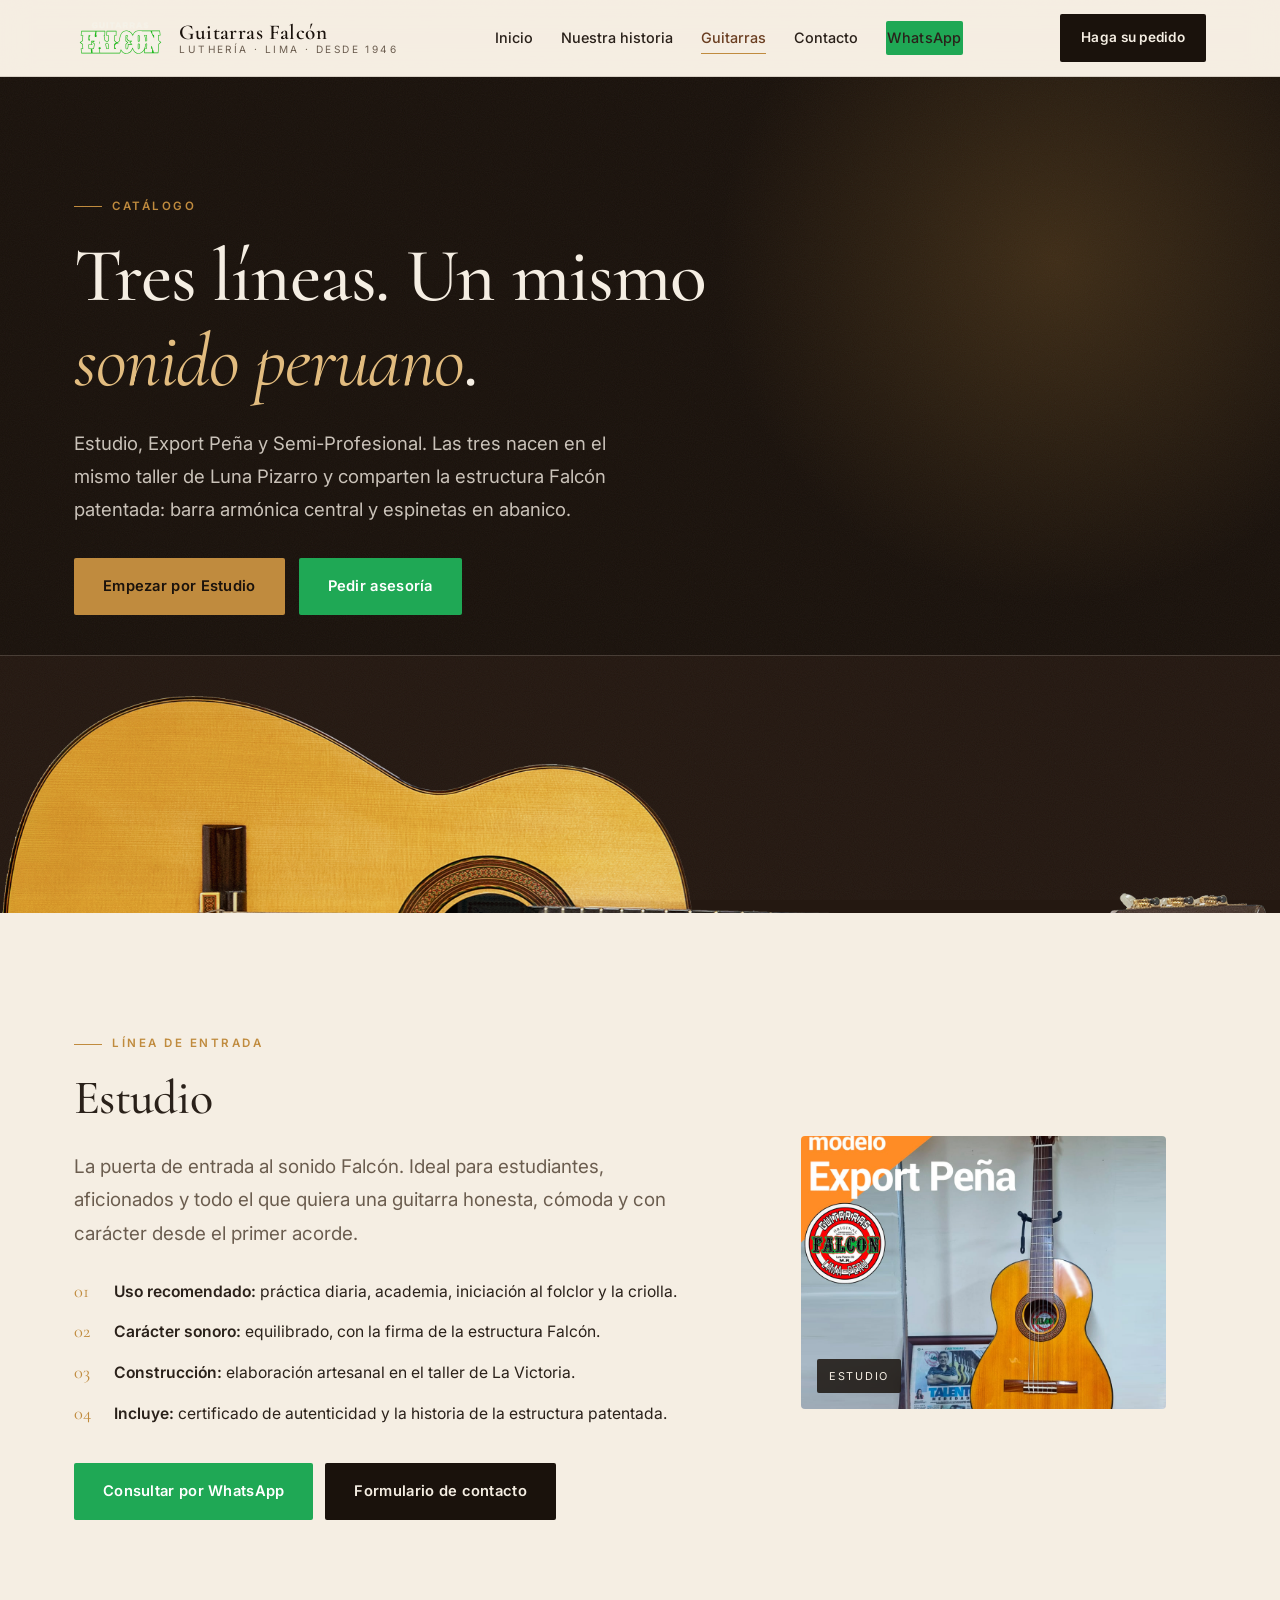
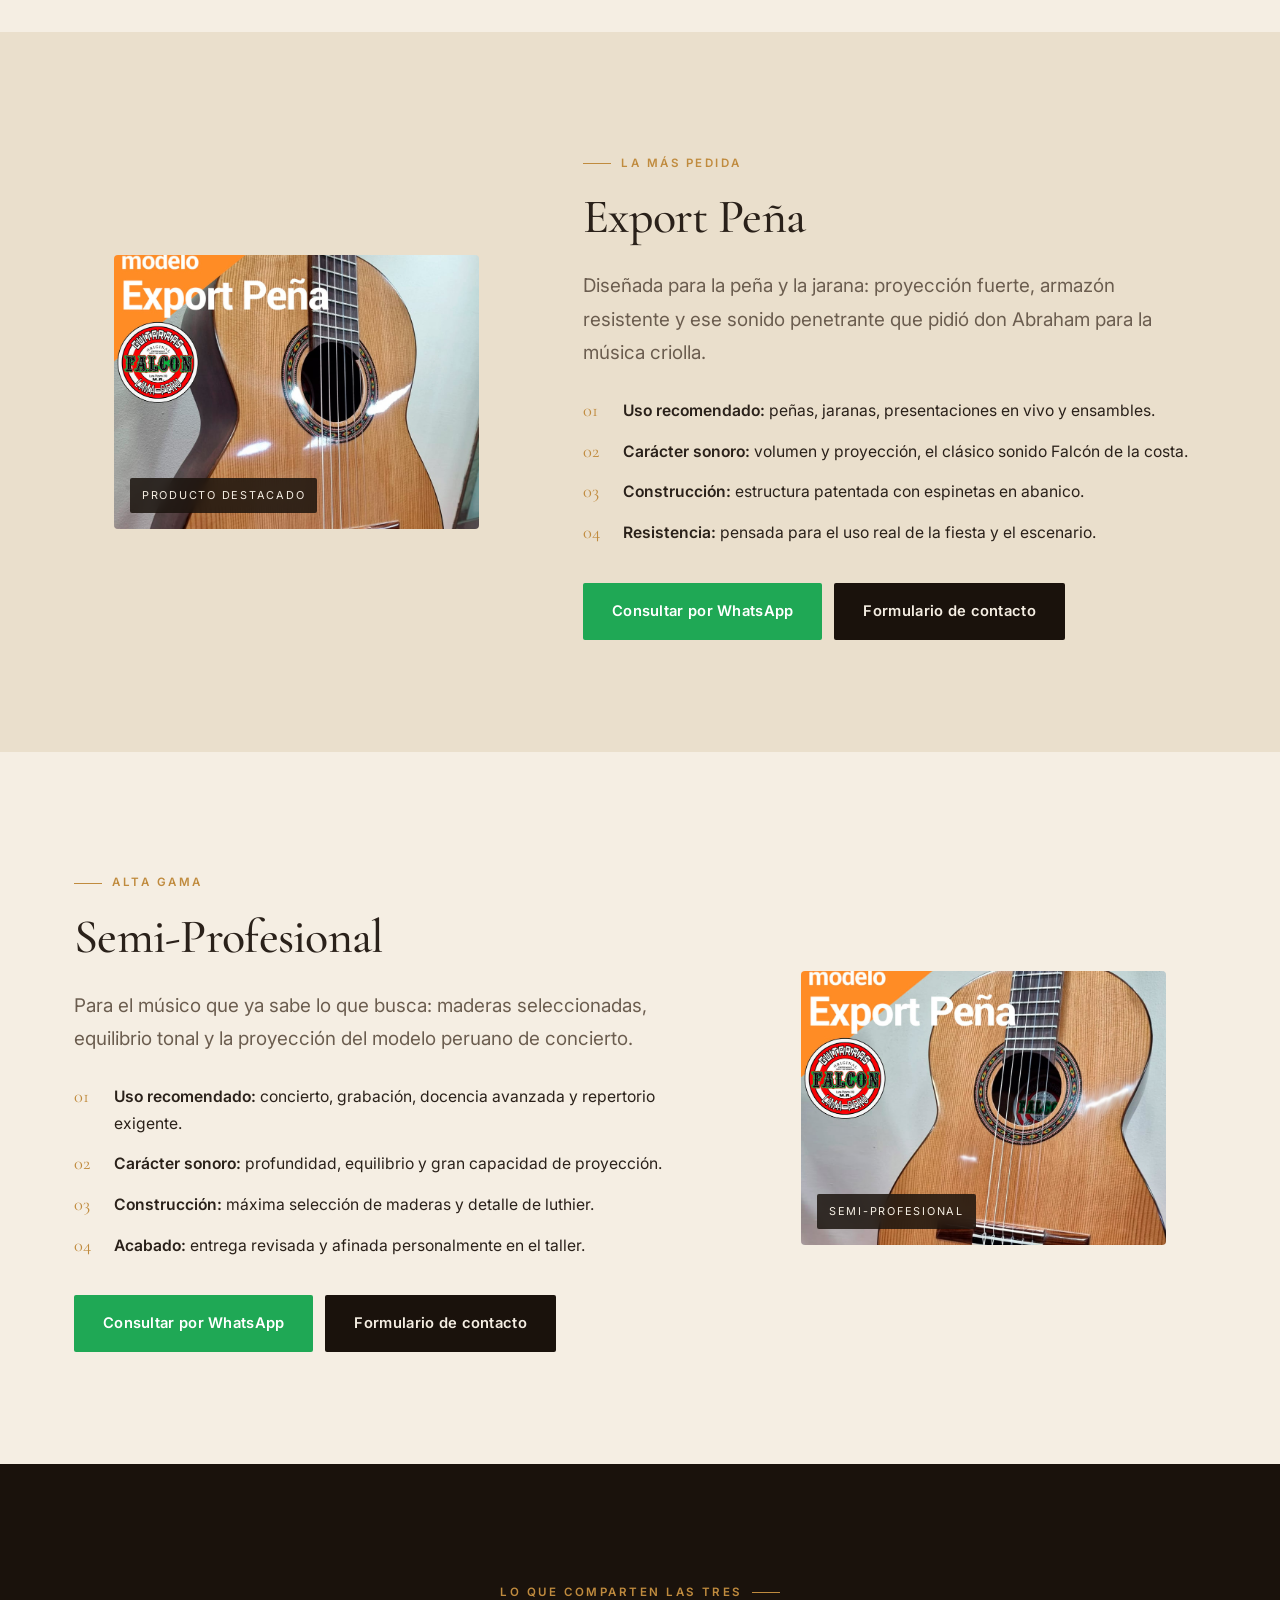
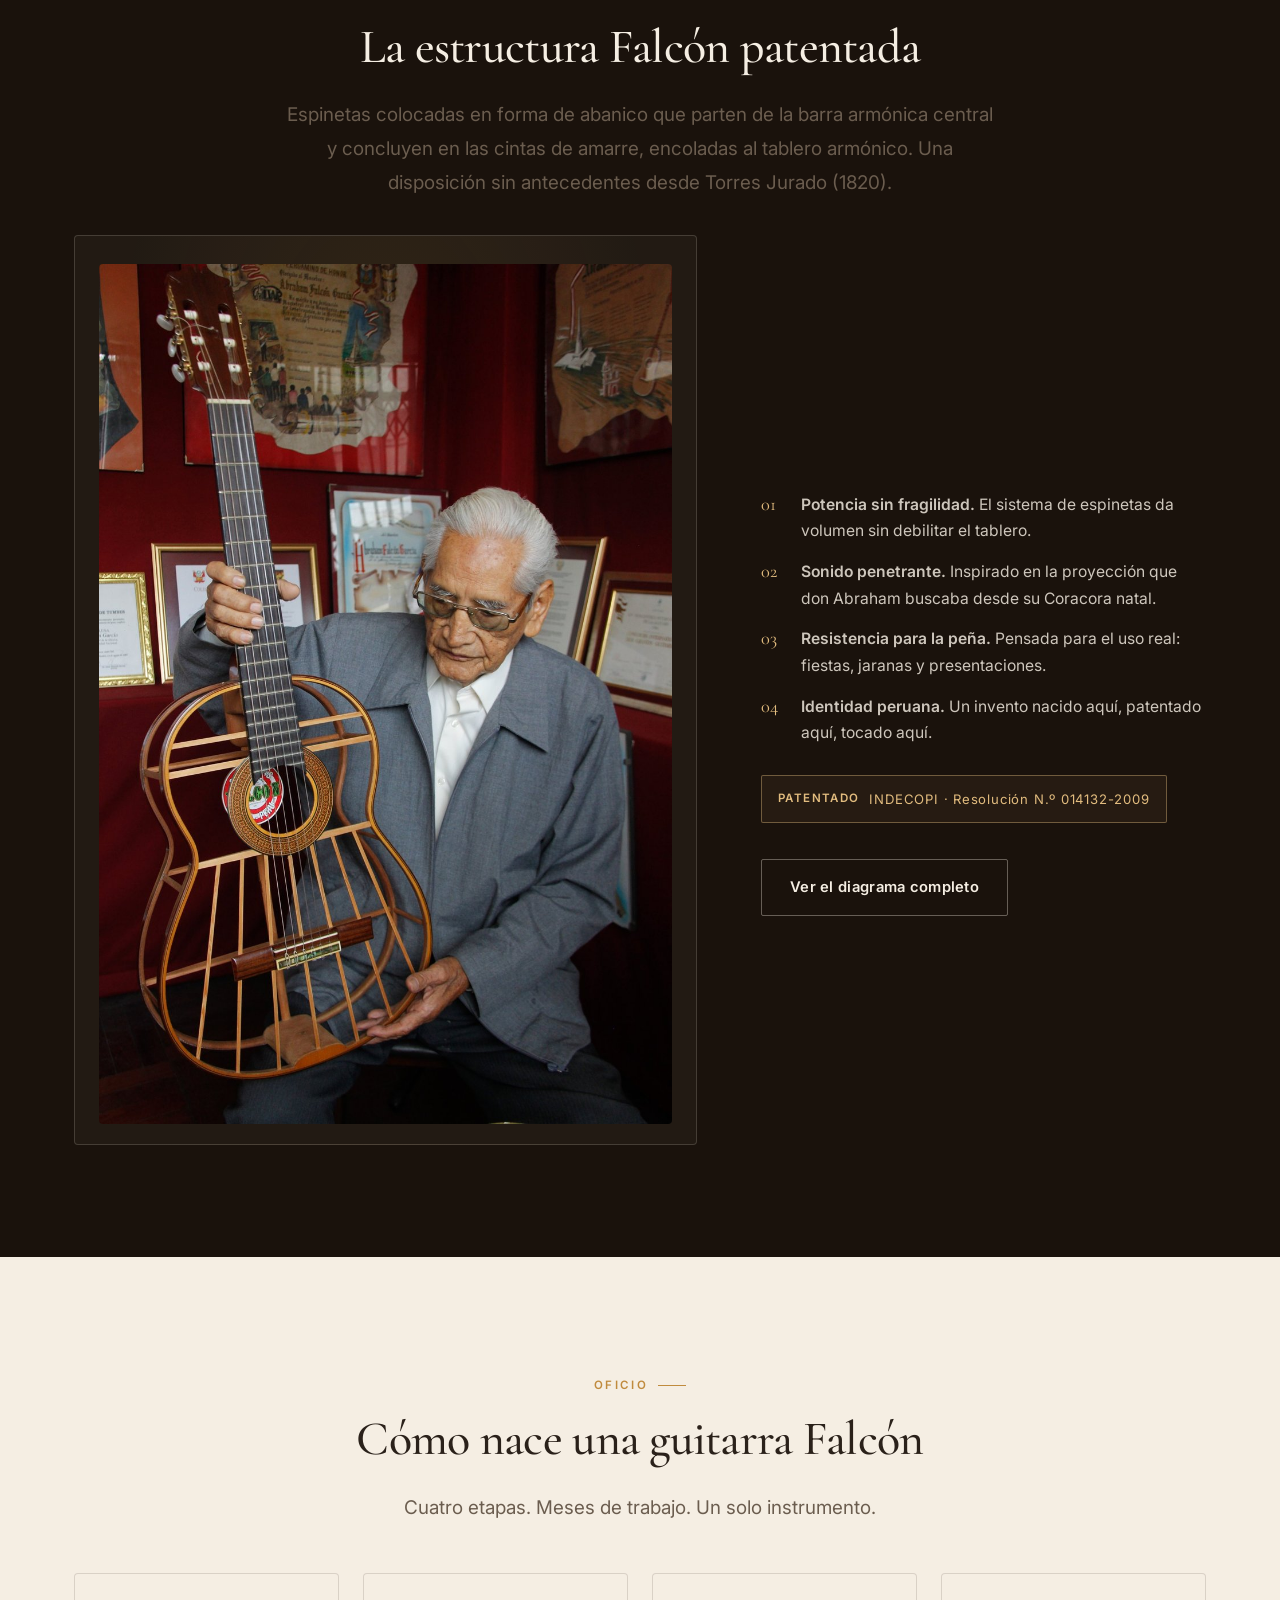
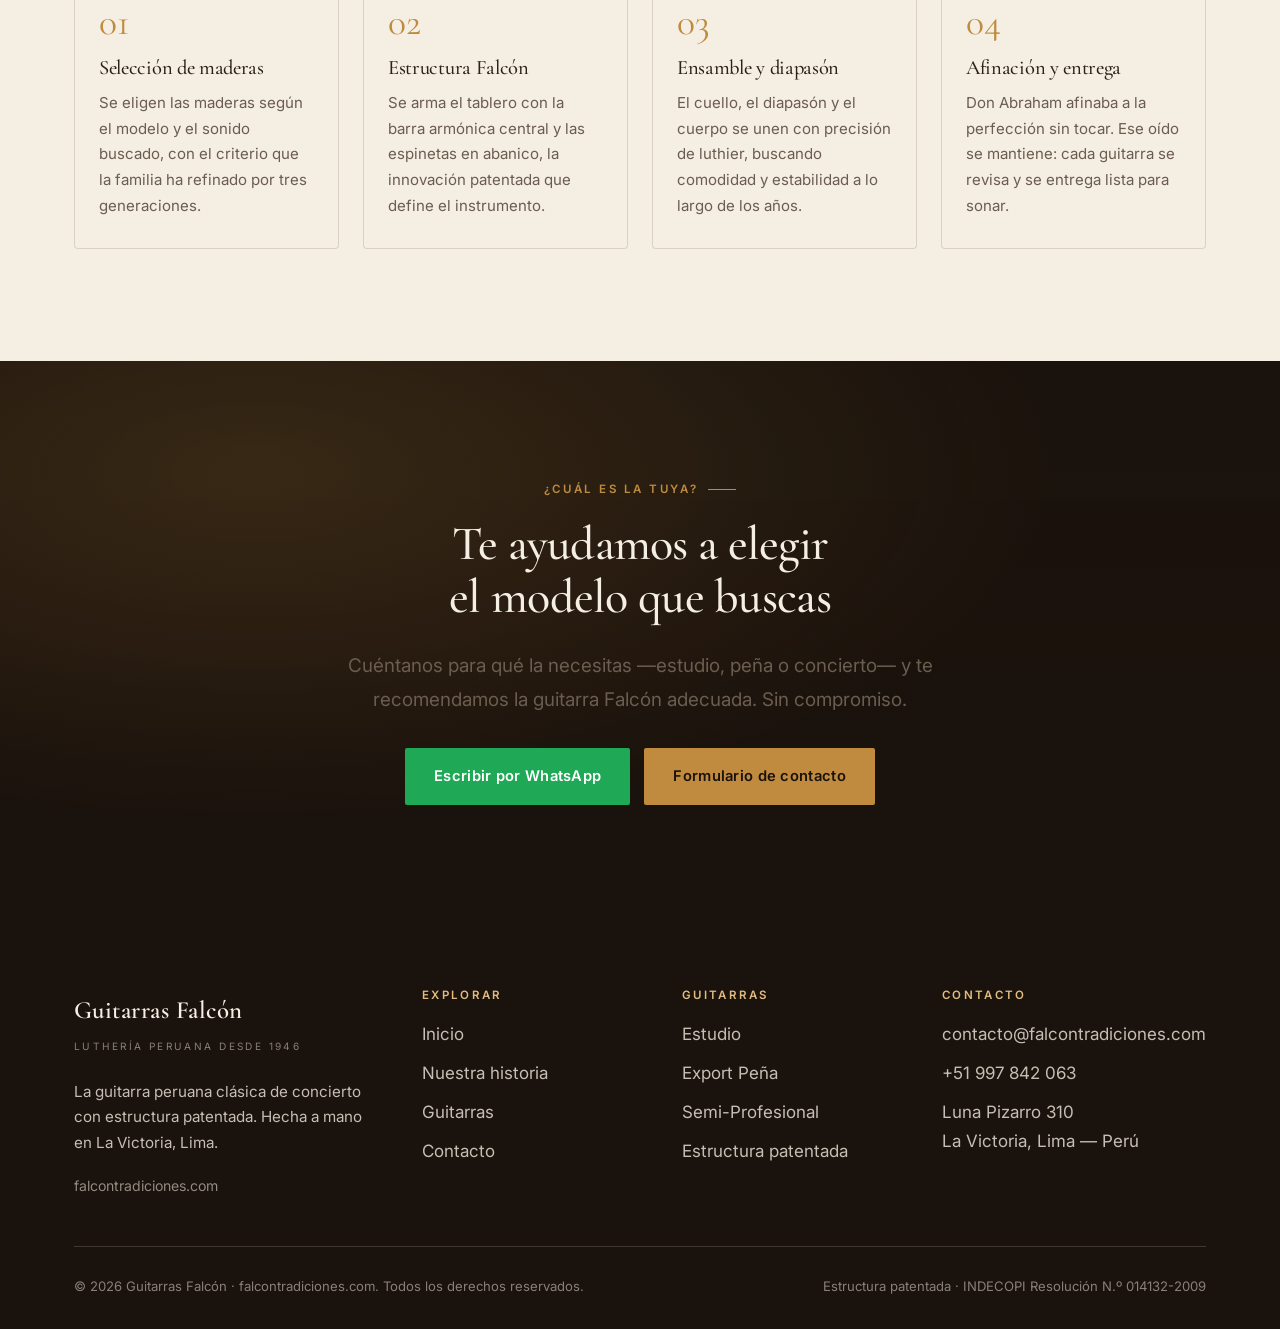
<file: modelos.html>
<!DOCTYPE html>
<html lang="es-PE">
<head>
<meta charset="UTF-8">
<meta name="viewport" content="width=device-width, initial-scale=1">
<title>Las guitarras — Guitarras Falcón</title>
<meta name="description" content="Catálogo de Guitarras Falcón: Estudio, Export Peña y Semi-Profesional. Guitarras peruanas hechas a mano con estructura patentada INDECOPI.">
<link rel="preconnect" href="https://fonts.googleapis.com">
<link rel="preconnect" href="https://fonts.gstatic.com" crossorigin>
<link href="https://fonts.googleapis.com/css2?family=Cormorant+Garamond:ital,wght@0,300;0,400;0,500;0,600;1,400;1,500&family=Inter:wght@400;500;600;700&display=swap" rel="stylesheet">
<link rel="stylesheet" href="css/styles.css">
<link rel="icon" href="assets/img/logo.svg" type="image/svg+xml">
</head>
<body>

<header class="site-header">
  <div class="container site-header__inner">
    <a class="brand" href="index.html" aria-label="Guitarras Falcón — inicio">
      <img src="assets/img/logo.svg" alt="Logo Guitarras Falcón">
      <span class="brand__text">
        <span class="brand__name">Guitarras Falcón</span>
        <span class="brand__tag">Luthería · Lima · desde 1946</span>
      </span>
    </a>
    <nav class="nav" aria-label="Principal">
      <a href="index.html">Inicio</a>
      <a href="historia.html">Nuestra historia</a>
      <a href="modelos.html">Guitarras</a>
      <a href="contacto.html">Contacto</a>
      <a class="btn btn--wa btn--sm" href="https://wa.me/51997842063?text=Hola%20Guitarras%20Falc%C3%B3n%2C%20me%20interesa%20una%20guitarra." target="_blank" rel="noopener">WhatsApp</a>
    </nav>
    <a class="btn btn--dark btn--sm header-cta" href="contacto.html">Haga su pedido</a>
    <button class="nav-toggle" aria-label="Abrir menú" aria-expanded="false">
      <span></span><span></span><span></span>
    </button>
  </div>
</header>

<main>

  <!-- HERO INTERNO -->
  <section class="hero">
    <div class="container">
      <div style="max-width:780px" class="reveal">
        <p class="eyebrow">Catálogo</p>
        <h1>Tres líneas. Un mismo <em>sonido peruano</em>.</h1>
        <p class="hero__lead">
          Estudio, Export Peña y Semi-Profesional. Las tres nacen en el mismo taller
          de Luna Pizarro y comparten la estructura Falcón patentada: barra armónica
          central y espinetas en abanico.
        </p>
        <div class="hero__actions">
          <a class="btn btn--primary" href="#estudio">Empezar por Estudio</a>
          <a class="btn btn--wa" href="https://wa.me/51997842063?text=Hola%2C%20necesito%20asesor%C3%ADa%20para%20elegir%20mi%20guitarra." target="_blank" rel="noopener">Pedir asesoría</a>
        </div>
      </div>
    </div>
    <div class="hero__band" aria-hidden="true">
      <img src="assets/img/guitarra-hero.png" alt="" width="1772" height="356">
    </div>
  </section>

  <!-- MODELO 1 -->
  <section class="section" id="estudio">
    <div class="container split split--7-5">
      <div class="reveal-left">
        <p class="eyebrow">Línea de entrada</p>
        <h2>Estudio</h2>
        <p class="lead">
          La puerta de entrada al sonido Falcón. Ideal para estudiantes,
          aficionados y todo el que quiera una guitarra honesta, cómoda
          y con carácter desde el primer acorde.
        </p>
        <ol class="patente__lista" style="color:var(--texto)">
          <li style="color:var(--texto)"><span class="num" style="color:var(--laton)">01</span><span><strong>Uso recomendado:</strong> práctica diaria, academia, iniciación al folclor y la criolla.</span></li>
          <li style="color:var(--texto)"><span class="num" style="color:var(--laton)">02</span><span><strong>Carácter sonoro:</strong> equilibrado, con la firma de la estructura Falcón.</span></li>
          <li style="color:var(--texto)"><span class="num" style="color:var(--laton)">03</span><span><strong>Construcción:</strong> elaboración artesanal en el taller de La Victoria.</span></li>
          <li style="color:var(--texto)"><span class="num" style="color:var(--laton)">04</span><span><strong>Incluye:</strong> certificado de autenticidad y la historia de la estructura patentada.</span></li>
        </ol>
        <div class="mt-4" style="display:flex;gap:12px;flex-wrap:wrap">
          <a class="btn btn--wa" href="https://wa.me/51997842063?text=Hola%2C%20me%20interesa%20la%20guitarra%20Estudio.%20%C2%BFPodr%C3%ADan%20darme%20precio%20y%20disponibilidad%3F" target="_blank" rel="noopener">Consultar por WhatsApp</a>
          <a class="btn btn--dark" href="contacto.html">Formulario de contacto</a>
        </div>
      </div>
      <figure class="reveal-right">
        <div class="media-frame media-frame--landscape">
          <img src="assets/img/producto-01.jpg" alt="Guitarra Falcón modelo Estudio" width="1000" height="1000" loading="lazy">
          <span class="media-frame__badge">Estudio</span>
        </div>
      </figure>
    </div>
  </section>

  <!-- MODELO 2 -->
  <section class="section section--alt" id="export-pena">
    <div class="container split split--5-7">
      <figure class="reveal-left">
        <div class="media-frame media-frame--landscape">
          <img src="assets/img/producto-03.jpg" alt="Guitarra Falcón modelo Export Peña" width="1000" height="1000" loading="lazy">
          <span class="media-frame__badge">Producto destacado</span>
        </div>
      </figure>
      <div class="reveal-right">
        <p class="eyebrow">La más pedida</p>
        <h2>Export Peña</h2>
        <p class="lead">
          Diseñada para la peña y la jarana: proyección fuerte, armazón
          resistente y ese sonido penetrante que pidió don Abraham para
          la música criolla.
        </p>
        <ol class="patente__lista" style="color:var(--texto)">
          <li style="color:var(--texto)"><span class="num" style="color:var(--laton)">01</span><span><strong>Uso recomendado:</strong> peñas, jaranas, presentaciones en vivo y ensambles.</span></li>
          <li style="color:var(--texto)"><span class="num" style="color:var(--laton)">02</span><span><strong>Carácter sonoro:</strong> volumen y proyección, el clásico sonido Falcón de la costa.</span></li>
          <li style="color:var(--texto)"><span class="num" style="color:var(--laton)">03</span><span><strong>Construcción:</strong> estructura patentada con espinetas en abanico.</span></li>
          <li style="color:var(--texto)"><span class="num" style="color:var(--laton)">04</span><span><strong>Resistencia:</strong> pensada para el uso real de la fiesta y el escenario.</span></li>
        </ol>
        <div class="mt-4" style="display:flex;gap:12px;flex-wrap:wrap">
          <a class="btn btn--wa" href="https://wa.me/51997842063?text=Hola%2C%20me%20interesa%20la%20Export%20Pe%C3%B1a.%20%C2%BFPodr%C3%ADan%20darme%20precio%20y%20disponibilidad%3F" target="_blank" rel="noopener">Consultar por WhatsApp</a>
          <a class="btn btn--dark" href="contacto.html">Formulario de contacto</a>
        </div>
      </div>
    </div>
  </section>

  <!-- MODELO 3 -->
  <section class="section" id="semi-profesional">
    <div class="container split split--7-5">
      <div class="reveal-left">
        <p class="eyebrow">Alta gama</p>
        <h2>Semi-Profesional</h2>
        <p class="lead">
          Para el músico que ya sabe lo que busca: maderas seleccionadas,
          equilibrio tonal y la proyección del modelo peruano de concierto.
        </p>
        <ol class="patente__lista" style="color:var(--texto)">
          <li style="color:var(--texto)"><span class="num" style="color:var(--laton)">01</span><span><strong>Uso recomendado:</strong> concierto, grabación, docencia avanzada y repertorio exigente.</span></li>
          <li style="color:var(--texto)"><span class="num" style="color:var(--laton)">02</span><span><strong>Carácter sonoro:</strong> profundidad, equilibrio y gran capacidad de proyección.</span></li>
          <li style="color:var(--texto)"><span class="num" style="color:var(--laton)">03</span><span><strong>Construcción:</strong> máxima selección de maderas y detalle de luthier.</span></li>
          <li style="color:var(--texto)"><span class="num" style="color:var(--laton)">04</span><span><strong>Acabado:</strong> entrega revisada y afinada personalmente en el taller.</span></li>
        </ol>
        <div class="mt-4" style="display:flex;gap:12px;flex-wrap:wrap">
          <a class="btn btn--wa" href="https://wa.me/51997842063?text=Hola%2C%20me%20interesa%20la%20Semi-Profesional.%20%C2%BFPodr%C3%ADan%20darme%20precio%20y%20disponibilidad%3F" target="_blank" rel="noopener">Consultar por WhatsApp</a>
          <a class="btn btn--dark" href="contacto.html">Formulario de contacto</a>
        </div>
      </div>
      <figure class="reveal-right">
        <div class="media-frame media-frame--landscape">
          <img src="assets/img/producto-04.jpg" alt="Guitarra Falcón Semi-Profesional" width="1000" height="1000" loading="lazy">
          <span class="media-frame__badge">Semi-Profesional</span>
        </div>
      </figure>
    </div>
  </section>

  <!-- ESTRUCTURA -->
  <section class="section patente">
    <div class="container">
      <div class="text-center mb-4 reveal">
        <p class="eyebrow eyebrow--center">Lo que comparten las tres</p>
        <h2>La estructura Falcón patentada</h2>
        <p class="lead" style="margin-left:auto;margin-right:auto">
          Espinetas colocadas en forma de abanico que parten de la barra armónica
          central y concluyen en las cintas de amarre, encoladas al tablero armónico.
          Una disposición sin antecedentes desde Torres Jurado (1820).
        </p>
      </div>
      <div class="split split--7-5" style="align-items:center">
        <div class="patente__diagrama reveal-left">
          <img src="assets/img/estructura-02.jpg" alt="Estructura interna de la guitarra Falcón" width="1000" height="1500" loading="lazy" style="width:100%;border-radius:4px">
        </div>
        <div class="reveal-right">
          <ol class="patente__lista">
            <li>
              <span class="num">01</span>
              <span><strong>Potencia sin fragilidad.</strong> El sistema de espinetas da volumen sin debilitar el tablero.</span>
            </li>
            <li>
              <span class="num">02</span>
              <span><strong>Sonido penetrante.</strong> Inspirado en la proyección que don Abraham buscaba desde su Coracora natal.</span>
            </li>
            <li>
              <span class="num">03</span>
              <span><strong>Resistencia para la peña.</strong> Pensada para el uso real: fiestas, jaranas y presentaciones.</span>
            </li>
            <li>
              <span class="num">04</span>
              <span><strong>Identidad peruana.</strong> Un invento nacido aquí, patentado aquí, tocado aquí.</span>
            </li>
          </ol>
          <div class="sello">
            <strong>Patentado</strong>
            <span>INDECOPI · Resolución N.º 014132-2009</span>
          </div>
          <div class="mt-4">
            <a class="btn btn--ghost" href="index.html#innovacion">Ver el diagrama completo</a>
          </div>
        </div>
      </div>
    </div>
  </section>

  <!-- PROCESO -->
  <section class="section">
    <div class="container">
      <div class="text-center reveal">
        <p class="eyebrow eyebrow--center">Oficio</p>
        <h2>Cómo nace una guitarra Falcón</h2>
        <p class="lead" style="margin-left:auto;margin-right:auto">
          Cuatro etapas. Meses de trabajo. Un solo instrumento.
        </p>
      </div>
      <div class="pasos">
        <article class="paso reveal">
          <h3>Selección de maderas</h3>
          <p>Se eligen las maderas según el modelo y el sonido buscado, con el criterio que la familia ha refinado por tres generaciones.</p>
        </article>
        <article class="paso reveal" style="--delay:100ms">
          <h3>Estructura Falcón</h3>
          <p>Se arma el tablero con la barra armónica central y las espinetas en abanico, la innovación patentada que define el instrumento.</p>
        </article>
        <article class="paso reveal" style="--delay:200ms">
          <h3>Ensamble y diapasón</h3>
          <p>El cuello, el diapasón y el cuerpo se unen con precisión de luthier, buscando comodidad y estabilidad a lo largo de los años.</p>
        </article>
        <article class="paso reveal" style="--delay:300ms">
          <h3>Afinación y entrega</h3>
          <p>Don Abraham afinaba a la perfección sin tocar. Ese oído se mantiene: cada guitarra se revisa y se entrega lista para sonar.</p>
        </article>
      </div>
    </div>
  </section>

  <!-- CTA -->
  <section class="section cta-final">
    <div class="container">
      <p class="eyebrow eyebrow--center reveal">¿Cuál es la tuya?</p>
      <h2 class="reveal">Te ayudamos a elegir el modelo que buscas</h2>
      <p class="lead reveal">
        Cuéntanos para qué la necesitas —estudio, peña o concierto— y te
        recomendamos la guitarra Falcón adecuada. Sin compromiso.
      </p>
      <div class="cta-final__actions reveal">
        <a class="btn btn--wa" href="https://wa.me/51997842063?text=Hola%2C%20quiero%20asesor%C3%ADa%20para%20elegir%20mi%20guitarra%20Falc%C3%B3n." target="_blank" rel="noopener">Escribir por WhatsApp</a>
        <a class="btn btn--primary" href="contacto.html">Formulario de contacto</a>
      </div>
    </div>
  </section>

</main>

<footer class="site-footer">
  <div class="container">
    <div class="site-footer__grid">
      <div>
        <div class="brand__name" style="font-family:var(--font-display)">Guitarras Falcón</div>
        <div class="brand__tag" style="margin-top:6px">Luthería peruana desde 1946</div>
        <p class="mt-3" style="max-width:32ch;font-size:0.95rem;">
          La guitarra peruana clásica de concierto con estructura patentada.
          Hecha a mano en La Victoria, Lima.
        </p>
        <p class="mt-2" style="font-size:0.88rem;color:rgba(245,238,227,0.55)">falcontradiciones.com</p>
      </div>
      <div>
        <h4>Explorar</h4>
        <ul>
          <li><a href="index.html">Inicio</a></li>
          <li><a href="historia.html">Nuestra historia</a></li>
          <li><a href="modelos.html">Guitarras</a></li>
          <li><a href="contacto.html">Contacto</a></li>
        </ul>
      </div>
      <div>
        <h4>Guitarras</h4>
        <ul>
          <li><a href="modelos.html#estudio">Estudio</a></li>
          <li><a href="modelos.html#export-pena">Export Peña</a></li>
          <li><a href="modelos.html#semi-profesional">Semi-Profesional</a></li>
          <li><a href="index.html#innovacion">Estructura patentada</a></li>
        </ul>
      </div>
      <div>
        <h4>Contacto</h4>
        <ul>
          <li><a href="mailto:contacto@falcontradiciones.com">contacto@falcontradiciones.com</a></li>
          <li><a href="tel:+51997842063">+51 997 842 063</a></li>
          <li>Luna Pizarro 310<br>La Victoria, Lima — Perú</li>
        </ul>
      </div>
    </div>
    <div class="site-footer__bottom">
      <span>© <span data-anio>2025</span> Guitarras Falcón · falcontradiciones.com. Todos los derechos reservados.</span>
      <span>Estructura patentada · INDECOPI Resolución N.º 014132-2009</span>
    </div>
  </div>
</footer>

<script src="js/main.js"></script>
</body>
</html>
</file>
<file: css/styles.css>
/* ============================================================
   Guitarras Falcón — hoja de estilo
   Catálogo-monografía de luthería criolla peruana
   ============================================================ */

:root {
  --tinta: #1a120c;
  --tinta-2: #241811;
  --tinta-3: #2e2016;
  --papel: #f5eee3;
  --papel-alt: #eadfcc;
  --papel-3: #e0d2ba;
  --laton: #c08b3e;
  --laton-claro: #e2bc7f;
  --laton-brillo: #f0d7a8;
  --madera: #6b3f22;
  --madera-claro: #8b5a32;
  --texto: #2a211a;
  --texto-suave: #6b5d4f;
  --linea: rgba(42, 33, 26, 0.14);
  --linea-claro: rgba(245, 238, 227, 0.16);
  --wa: #1fa855;
  --wa-oscuro: #178f46;

  --font-display: "Cormorant Garamond", Georgia, "Times New Roman", serif;
  --font-body: "Inter", -apple-system, BlinkMacSystemFont, "Segoe UI", sans-serif;

  --container: 1180px;
  --gutter: 24px;
  --section-y: 112px;
  --radius: 2px;
  --radius-lg: 4px;

  --ease-out: cubic-bezier(0.22, 1, 0.36, 1);
  --ease-soft: cubic-bezier(0.4, 0, 0.2, 1);
}

*,
*::before,
*::after {
  box-sizing: border-box;
}

html {
  scroll-behavior: smooth;
  -webkit-text-size-adjust: 100%;
  overflow-x: clip;
}

body {
  margin: 0;
  font-family: var(--font-body);
  font-size: 17px;
  line-height: 1.7;
  color: var(--texto);
  background: var(--papel);
  -webkit-font-smoothing: antialiased;
  text-rendering: optimizeLegibility;
  overflow-x: clip;
}

/* grano de papel — textura sutil */
body::before {
  content: "";
  position: fixed;
  inset: 0;
  pointer-events: none;
  z-index: 1;
  opacity: 0.045;
  background-image: url("data:image/svg+xml,%3Csvg viewBox='0 0 200 200' xmlns='http://www.w3.org/2000/svg'%3E%3Cfilter id='n'%3E%3CfeTurbulence type='fractalNoise' baseFrequency='0.85' numOctaves='4' stitchTiles='stitch'/%3E%3C/filter%3E%3Crect width='100%25' height='100%25' filter='url(%23n)'/%3E%3C/svg%3E");
  background-size: 180px 180px;
}

img {
  max-width: 100%;
  height: auto;
  display: block;
}

a {
  color: inherit;
  text-decoration: none;
}

button,
input,
select,
textarea {
  font: inherit;
  color: inherit;
}

h1, h2, h3, h4 {
  font-family: var(--font-display);
  font-weight: 500;
  line-height: 1.12;
  margin: 0 0 0.5em;
  letter-spacing: -0.015em;
}

h1 { font-size: clamp(2.7rem, 6.2vw, 4.75rem); }
h2 { font-size: clamp(2.05rem, 4vw, 3rem); }
h3 { font-size: clamp(1.35rem, 2.4vw, 1.8rem); }
h4 { font-size: 1.22rem; }

p { margin: 0 0 1.15em; }
p:last-child { margin-bottom: 0; }
strong { font-weight: 600; }

.container {
  width: 100%;
  max-width: var(--container);
  margin: 0 auto;
  padding: 0 var(--gutter);
  position: relative;
  z-index: 2;
}

.section {
  padding: var(--section-y) 0;
  position: relative;
}

.section--alt { background: var(--papel-alt); }

.section--dark {
  background: var(--tinta);
  color: var(--papel);
}

.section--dark h2,
.section--dark h3 { color: var(--papel); }

/* ---------- micro-tipografía ---------- */

.eyebrow {
  display: inline-flex;
  align-items: center;
  gap: 10px;
  font-family: var(--font-body);
  font-size: 0.72rem;
  font-weight: 600;
  letter-spacing: 0.22em;
  text-transform: uppercase;
  color: var(--laton);
  margin: 0 0 18px;
}

.eyebrow::before {
  content: "";
  width: 28px;
  height: 1px;
  background: var(--laton);
  flex-shrink: 0;
}

.eyebrow--center {
  justify-content: center;
}
.eyebrow--center::before { display: none; }
.eyebrow--center::after {
  content: "";
  width: 28px;
  height: 1px;
  background: var(--laton);
}

.section--dark .eyebrow { color: var(--laton-claro); }
.section--dark .eyebrow::before,
.section--dark .eyebrow::after { background: var(--laton-claro); }

.lead {
  font-size: 1.18rem;
  line-height: 1.78;
  color: var(--texto-suave);
  max-width: 60ch;
}

.section--dark .lead {
  color: rgba(245, 238, 227, 0.78);
}

.muted { color: var(--texto-suave); }

.caption {
  font-size: 0.82rem;
  line-height: 1.5;
  color: var(--texto-suave);
  font-style: italic;
}

.section--dark .caption {
  color: rgba(245, 238, 227, 0.55);
}

/* ornamento de roseta */
.roseta {
  display: flex;
  align-items: center;
  justify-content: center;
  gap: 14px;
  margin: 28px 0;
  color: var(--laton);
  opacity: 0.7;
}

.roseta::before,
.roseta::after {
  content: "";
  height: 1px;
  width: min(120px, 20vw);
  background: linear-gradient(90deg, transparent, currentColor, transparent);
}

.roseta svg {
  width: 28px;
  height: 28px;
  stroke: currentColor;
  fill: none;
  stroke-width: 1.2;
}

/* ---------- botones ---------- */

.btn {
  display: inline-flex;
  align-items: center;
  justify-content: center;
  gap: 10px;
  padding: 15px 28px;
  border-radius: var(--radius);
  border: 1px solid transparent;
  font-family: var(--font-body);
  font-size: 0.92rem;
  font-weight: 600;
  letter-spacing: 0.02em;
  cursor: pointer;
  position: relative;
  overflow: hidden;
  transition: transform 0.25s var(--ease-out), background 0.22s ease, color 0.22s ease, border-color 0.22s ease, box-shadow 0.25s ease;
  text-decoration: none;
  white-space: nowrap;
  z-index: 1;
}

.btn::after {
  content: "";
  position: absolute;
  inset: 0;
  background: linear-gradient(120deg, transparent 30%, rgba(255, 255, 255, 0.28) 50%, transparent 70%);
  transform: translateX(-120%);
  transition: transform 0.65s var(--ease-out);
  z-index: -1;
}

.btn:hover::after { transform: translateX(120%); }
.btn:hover { transform: translateY(-2px); box-shadow: 0 10px 28px rgba(26, 18, 12, 0.18); }
.btn:active { transform: translateY(0); box-shadow: none; }

.btn--primary {
  background: var(--laton);
  color: var(--tinta);
}
.btn--primary:hover { background: var(--laton-claro); }

.btn--ghost {
  background: transparent;
  color: var(--papel);
  border-color: rgba(245, 238, 227, 0.35);
}
.btn--ghost:hover {
  border-color: var(--laton-claro);
  color: var(--laton-claro);
  background: rgba(224, 184, 127, 0.08);
}

.btn--dark {
  background: var(--tinta);
  color: var(--papel);
}
.btn--dark:hover { background: var(--tinta-3); }

.btn--wa {
  background: var(--wa);
  color: #fff;
}
.btn--wa:hover {
  background: var(--wa-oscuro);
  box-shadow: 0 10px 28px rgba(31, 168, 85, 0.28);
}

.btn--sm {
  padding: 11px 20px;
  font-size: 0.85rem;
}

/* ---------- cabecera ---------- */

.site-header {
  position: sticky;
  top: 0;
  z-index: 50;
  background: rgba(245, 238, 227, 0.9);
  backdrop-filter: blur(14px) saturate(1.1);
  -webkit-backdrop-filter: blur(14px) saturate(1.1);
  border-bottom: 1px solid var(--linea);
  transition: box-shadow 0.3s ease, background 0.3s ease;
}

.site-header.is-scrolled {
  box-shadow: 0 8px 28px rgba(26, 18, 12, 0.1);
  background: rgba(245, 238, 227, 0.96);
}

.site-header__inner {
  display: flex;
  align-items: center;
  justify-content: space-between;
  gap: 24px;
  height: 76px;
  transition: height 0.3s var(--ease-out);
}

.site-header.is-scrolled .site-header__inner {
  height: 64px;
}

.brand {
  display: inline-flex;
  align-items: center;
  gap: 12px;
  flex-shrink: 0;
}

.brand img {
  height: 42px;
  width: auto;
  transition: height 0.3s var(--ease-out);
}

.site-header.is-scrolled .brand img { height: 34px; }

.brand__text {
  display: flex;
  flex-direction: column;
  line-height: 1.15;
}

.brand__name {
  font-family: var(--font-display);
  font-size: 1.32rem;
  font-weight: 600;
  letter-spacing: 0.02em;
  color: var(--tinta);
}

.brand__tag {
  font-size: 0.63rem;
  letter-spacing: 0.24em;
  text-transform: uppercase;
  color: var(--texto-suave);
}

.nav {
  display: flex;
  align-items: center;
  gap: 28px;
}

.nav a {
  font-size: 0.9rem;
  font-weight: 500;
  color: var(--texto);
  position: relative;
  padding: 4px 0;
  transition: color 0.2s ease;
}

.nav a::after {
  content: "";
  position: absolute;
  left: 0;
  bottom: 0;
  width: 0;
  height: 1.5px;
  background: var(--laton);
  transition: width 0.28s var(--ease-out);
}

.nav a:hover { color: var(--madera); }
.nav a:hover::after,
.nav a.is-active::after { width: 100%; }
.nav a.is-active { color: var(--madera); }

.header-cta { display: inline-flex; }

.nav-toggle {
  display: none;
  background: none;
  border: 1px solid var(--linea);
  border-radius: var(--radius);
  width: 42px;
  height: 42px;
  cursor: pointer;
  align-items: center;
  justify-content: center;
  flex-direction: column;
  gap: 5px;
}

.nav-toggle span {
  display: block;
  width: 18px;
  height: 1.5px;
  background: var(--texto);
  transition: transform 0.25s var(--ease-out), opacity 0.2s ease;
}

/* ---------- hero ---------- */

.hero {
  position: relative;
  background: var(--tinta);
  color: var(--papel);
  overflow: hidden;
  padding: 110px 0 0;
}

/* resplandor cálido detrás del hero */
.hero::before {
  content: "";
  position: absolute;
  top: -20%;
  right: -10%;
  width: 55vw;
  height: 55vw;
  max-width: 720px;
  max-height: 720px;
  background: radial-gradient(circle, rgba(192, 139, 62, 0.22) 0%, rgba(192, 139, 62, 0) 68%);
  pointer-events: none;
}

.hero__grid {
  display: grid;
  grid-template-columns: 1.12fr 0.88fr;
  gap: 56px;
  align-items: end;
  padding-bottom: 72px;
}

.hero h1 {
  color: var(--papel);
  margin-bottom: 22px;
}

.hero h1 em {
  font-style: italic;
  color: var(--laton-claro);
  font-weight: 400;
}

.hero__lead {
  font-size: 1.16rem;
  line-height: 1.78;
  color: rgba(245, 238, 227, 0.8);
  max-width: 46ch;
  margin-bottom: 32px;
}

.hero__actions {
  display: flex;
  flex-wrap: wrap;
  gap: 14px;
  margin-bottom: 40px;
}

.hero__meta {
  display: flex;
  flex-wrap: wrap;
  gap: 28px;
  padding-top: 28px;
  border-top: 1px solid var(--linea-claro);
}

.hero__stat strong {
  display: block;
  font-family: var(--font-display);
  font-size: 2.15rem;
  font-weight: 500;
  color: var(--laton-claro);
  line-height: 1.1;
}

.hero__stat span {
  font-size: 0.76rem;
  letter-spacing: 0.14em;
  text-transform: uppercase;
  color: rgba(245, 238, 227, 0.58);
}

.hero__portrait {
  position: relative;
  margin: 0;
}

.hero__portrait .marco {
  position: relative;
  border-radius: var(--radius-lg);
  overflow: hidden;
  background: rgba(245, 238, 227, 0.05);
  box-shadow: 0 30px 70px rgba(0, 0, 0, 0.45);
}

.hero__portrait .marco img {
  width: 100%;
  aspect-ratio: 3 / 4;
  object-fit: cover;
  object-position: center top;
  transition: transform 0.9s var(--ease-out);
}

/* recorte con fondo transparente: sin marco, la figura flota */
.hero__portrait .marco--cutout {
  background: transparent;
  box-shadow: none;
  overflow: visible;
}

.hero__portrait .marco--cutout img {
  aspect-ratio: auto;
  object-fit: contain;
  filter: drop-shadow(0 24px 48px rgba(0, 0, 0, 0.45));
}

.hero__portrait .marco--cutout::after {
  display: none;
}

.hero__portrait:hover .marco img {
  transform: scale(1.035);
}

.hero__portrait .marco::after {
  content: "";
  position: absolute;
  inset: 0;
  background: linear-gradient(180deg, transparent 55%, rgba(26, 18, 12, 0.55) 100%);
  pointer-events: none;
}

.hero__portrait .caption {
  color: rgba(245, 238, 227, 0.58);
  margin-top: 14px;
}

.hero__badge {
  position: absolute;
  left: -14px;
  bottom: 72px;
  background: var(--laton);
  color: var(--tinta);
  font-family: var(--font-display);
  font-size: 1.05rem;
  font-weight: 600;
  letter-spacing: 0.04em;
  padding: 12px 18px;
  border-radius: var(--radius);
  box-shadow: 0 12px 30px rgba(0, 0, 0, 0.3);
  z-index: 2;
}

.hero__band {
  margin-top: 8px;
  border-top: 1px solid var(--linea-claro);
  background: var(--tinta-2);
  overflow: hidden;
  position: relative;
  line-height: 0;
}

/* La guitarra se ve completa: sin recorte, a su proporción natural */
.hero__band img {
  width: 100%;
  height: auto;
  max-width: 1772px;
  margin: 0 auto;
  display: block;
  object-fit: contain;
  opacity: 0.92;
  transform: translateY(var(--parallax, 0px));
  will-change: transform;
}

/* ---------- marquee ---------- */

.marquee {
  background: var(--tinta-2);
  color: rgba(245, 238, 227, 0.72);
  border-top: 1px solid var(--linea-claro);
  border-bottom: 1px solid var(--linea-claro);
  overflow: hidden;
  padding: 14px 0;
  position: relative;
  z-index: 2;
}

.marquee__track {
  display: flex;
  gap: 0;
  width: max-content;
  animation: deslizar 48s linear infinite;
}

.marquee:hover .marquee__track {
  animation-play-state: paused;
}

.marquee__item {
  display: inline-flex;
  align-items: center;
  gap: 18px;
  padding: 0 28px;
  font-family: var(--font-display);
  font-size: 1.18rem;
  letter-spacing: 0.06em;
  white-space: nowrap;
}

.marquee__item span {
  font-family: var(--font-body);
  font-size: 0.7rem;
  letter-spacing: 0.22em;
  text-transform: uppercase;
  color: var(--laton);
  font-weight: 600;
}

.marquee__dot {
  width: 5px;
  height: 5px;
  border-radius: 50%;
  background: var(--laton);
  opacity: 0.7;
  flex-shrink: 0;
}

@keyframes deslizar {
  from { transform: translateX(0); }
  to { transform: translateX(-50%); }
}

/* ---------- franja de años ---------- */

.year-strip {
  background: var(--tinta);
  color: var(--papel);
  border-bottom: 1px solid var(--linea-claro);
}

.year-strip__inner {
  display: flex;
  align-items: center;
  justify-content: space-between;
  gap: 16px;
  padding: 28px 0;
  overflow-x: auto;
  scrollbar-width: none;
}

.year-strip__inner::-webkit-scrollbar { display: none; }

.year-strip__item {
  display: flex;
  flex-direction: column;
  align-items: center;
  gap: 6px;
  min-width: 118px;
  position: relative;
  transition: transform 0.35s var(--ease-out);
}

.year-strip__item:hover { transform: translateY(-4px); }

.year-strip__item::after {
  content: "";
  position: absolute;
  right: -8px;
  top: 50%;
  width: 16px;
  height: 1px;
  background: rgba(224, 184, 127, 0.35);
}

.year-strip__item:last-child::after { display: none; }

.year-strip__year {
  font-family: var(--font-display);
  font-size: 1.65rem;
  font-weight: 500;
  color: var(--laton-claro);
  line-height: 1;
}

.year-strip__label {
  font-size: 0.68rem;
  letter-spacing: 0.16em;
  text-transform: uppercase;
  color: rgba(245, 238, 227, 0.58);
  text-align: center;
}

/* ---------- bloques editoriales ---------- */

.split {
  display: grid;
  grid-template-columns: 1fr 1fr;
  gap: 64px;
  align-items: center;
}

.split--5-7 { grid-template-columns: 5fr 7fr; }
.split--7-5 { grid-template-columns: 7fr 5fr; }

.media-frame {
  position: relative;
  border-radius: var(--radius-lg);
  overflow: hidden;
  background: var(--papel-alt);
}

.media-frame img {
  width: 100%;
  height: 100%;
  object-fit: cover;
  transition: transform 0.8s var(--ease-out);
}

.media-frame:hover img { transform: scale(1.04); }

.media-frame--portrait img { aspect-ratio: 3 / 4; }
.media-frame--landscape img { aspect-ratio: 4 / 3; }
.media-frame--wide img { aspect-ratio: 16 / 9; }

.media-frame__badge {
  position: absolute;
  left: 16px;
  bottom: 16px;
  background: rgba(26, 18, 12, 0.84);
  color: var(--papel);
  font-size: 0.68rem;
  letter-spacing: 0.16em;
  text-transform: uppercase;
  padding: 8px 12px;
  border-radius: var(--radius);
  backdrop-filter: blur(6px);
}

/* ---------- patente / innovación ---------- */

.patente {
  background: var(--tinta);
  color: var(--papel);
  overflow: hidden;
}

.patente__grid {
  display: grid;
  grid-template-columns: 0.95fr 1.05fr;
  gap: 64px;
  align-items: center;
}

.patente__diagrama {
  background:
    radial-gradient(ellipse at 50% 30%, rgba(192, 139, 62, 0.12), transparent 65%),
    rgba(245, 238, 227, 0.035);
  border: 1px solid var(--linea-claro);
  border-radius: var(--radius-lg);
  padding: 28px 24px 20px;
  position: relative;
}

.patente__diagrama svg {
  width: 100%;
  height: auto;
  display: block;
}

/* animación de dibujo de las espinetas */
.patente__diagrama .espineta {
  stroke-dasharray: 220;
  stroke-dashoffset: 220;
  animation: trazar 1.6s var(--ease-out) forwards;
}

.patente__diagrama .espineta:nth-child(1) { animation-delay: 0.15s; }
.patente__diagrama .espineta:nth-child(2) { animation-delay: 0.28s; }
.patente__diagrama .espineta:nth-child(3) { animation-delay: 0.41s; }
.patente__diagrama .espineta:nth-child(4) { animation-delay: 0.54s; }
.patente__diagrama .espineta:nth-child(5) { animation-delay: 0.67s; }

@keyframes trazar {
  to { stroke-dashoffset: 0; }
}

.patente__nota {
  margin-top: 18px;
  font-size: 0.85rem;
  line-height: 1.65;
  color: rgba(245, 238, 227, 0.62);
  border-left: 2px solid var(--laton);
  padding-left: 14px;
}

.patente__lista {
  list-style: none;
  padding: 0;
  margin: 28px 0 0;
  display: grid;
  gap: 14px;
}

.patente__lista li {
  display: grid;
  grid-template-columns: 28px 1fr;
  gap: 12px;
  align-items: start;
  color: rgba(245, 238, 227, 0.82);
  font-size: 0.98rem;
}

.patente__lista .num {
  font-family: var(--font-display);
  color: var(--laton-claro);
  font-size: 1.15rem;
  line-height: 1.4;
}

.sello {
  display: inline-flex;
  align-items: center;
  gap: 10px;
  margin-top: 28px;
  padding: 12px 16px;
  border: 1px solid rgba(224, 184, 127, 0.4);
  border-radius: var(--radius);
  color: var(--laton-claro);
  font-size: 0.82rem;
  letter-spacing: 0.06em;
  background: rgba(224, 184, 127, 0.06);
}

.sello strong {
  font-weight: 600;
  letter-spacing: 0.12em;
  text-transform: uppercase;
  font-size: 0.72rem;
}

/* ---------- modelos ---------- */

.modelos-grid {
  display: grid;
  grid-template-columns: repeat(3, 1fr);
  gap: 28px;
  margin-top: 48px;
}

.card-modelo {
  background: var(--papel);
  border: 1px solid var(--linea);
  border-radius: var(--radius-lg);
  overflow: hidden;
  display: flex;
  flex-direction: column;
  transition: transform 0.35s var(--ease-out), box-shadow 0.35s ease, border-color 0.3s ease;
}

.card-modelo:hover {
  transform: translateY(-6px);
  box-shadow: 0 22px 48px rgba(26, 18, 12, 0.14);
  border-color: rgba(192, 139, 62, 0.35);
}

.card-modelo__img {
  aspect-ratio: 1 / 1;
  overflow: hidden;
  background: var(--papel-alt);
  position: relative;
}

.card-modelo__img img {
  width: 100%;
  height: 100%;
  object-fit: cover;
  transition: transform 0.7s var(--ease-out);
}

.card-modelo:hover .card-modelo__img img { transform: scale(1.07); }

.card-modelo__body {
  padding: 26px 24px 28px;
  display: flex;
  flex-direction: column;
  flex: 1;
}

.card-modelo__tag {
  font-size: 0.68rem;
  font-weight: 600;
  letter-spacing: 0.2em;
  text-transform: uppercase;
  color: var(--laton);
  margin-bottom: 8px;
}

.card-modelo h3 { margin-bottom: 10px; }

.card-modelo p {
  color: var(--texto-suave);
  font-size: 0.95rem;
  flex: 1;
}

.card-modelo__footer {
  margin-top: 20px;
  padding-top: 18px;
  border-top: 1px solid var(--linea);
  display: flex;
  align-items: center;
  justify-content: space-between;
  gap: 12px;
}

.card-modelo__precio {
  font-family: var(--font-display);
  font-size: 1.15rem;
  color: var(--madera);
}

/* ---------- timeline ---------- */

.timeline {
  position: relative;
  margin-top: 56px;
  display: grid;
  gap: 0;
}

.timeline::before {
  content: "";
  position: absolute;
  left: 118px;
  top: 8px;
  bottom: 8px;
  width: 1px;
  background: linear-gradient(180deg, transparent, var(--laton) 8%, var(--laton) 92%, transparent);
  opacity: 0.45;
  transform-origin: top;
  transform: scaleY(var(--draw, 1));
}

.timeline__item {
  display: grid;
  grid-template-columns: 100px 1fr;
  gap: 40px;
  padding: 30px 0;
  position: relative;
}

.timeline__year {
  font-family: var(--font-display);
  font-size: 1.85rem;
  font-weight: 500;
  color: var(--laton);
  line-height: 1.1;
  text-align: right;
  padding-top: 2px;
}

.timeline__body {
  position: relative;
  padding-left: 28px;
}

.timeline__body::before {
  content: "";
  position: absolute;
  left: -5px;
  top: 12px;
  width: 9px;
  height: 9px;
  border-radius: 50%;
  background: var(--laton);
  border: 2px solid var(--papel);
  box-shadow: 0 0 0 1px var(--laton), 0 0 12px rgba(192, 139, 62, 0.55);
}

.timeline__body h3 { margin-bottom: 8px; }

.timeline__body p {
  color: var(--texto-suave);
  max-width: 62ch;
}

.timeline__item--destacado .timeline__body h3 { color: var(--madera); }

/* ---------- músicos / testimonios ---------- */

.musicos {
  background: var(--tinta);
  color: var(--papel);
}

.musicos__grid {
  display: grid;
  grid-template-columns: repeat(4, 1fr);
  gap: 20px;
  margin-top: 44px;
}

.musico {
  background: rgba(245, 238, 227, 0.04);
  border: 1px solid var(--linea-claro);
  border-radius: var(--radius-lg);
  padding: 28px 22px;
  transition: border-color 0.3s ease, background 0.3s ease, transform 0.35s var(--ease-out);
}

.musico:hover {
  border-color: rgba(224, 184, 127, 0.45);
  background: rgba(245, 238, 227, 0.07);
  transform: translateY(-4px);
}

.musico__nombre {
  font-family: var(--font-display);
  font-size: 1.32rem;
  color: var(--laton-claro);
  margin-bottom: 6px;
}

.musico__rol {
  font-size: 0.76rem;
  letter-spacing: 0.14em;
  text-transform: uppercase;
  color: rgba(245, 238, 227, 0.55);
  margin-bottom: 12px;
}

.musico p {
  font-size: 0.92rem;
  color: rgba(245, 238, 227, 0.78);
  line-height: 1.62;
}

/* ---------- cita destacada ---------- */

.cita {
  background: var(--papel-alt);
  padding: 28px 32px;
  border-left: 3px solid var(--laton);
  border-radius: var(--radius-lg);
  font-family: var(--font-display);
  font-size: 1.5rem;
  line-height: 1.5;
  font-style: italic;
  color: var(--madera);
  margin: 0 0 28px;
  position: relative;
}

.cita::before {
  content: "“";
  position: absolute;
  top: 8px;
  left: 14px;
  font-size: 4rem;
  line-height: 1;
  color: rgba(192, 139, 62, 0.28);
  font-style: normal;
}

.cita footer {
  margin-top: 16px;
  font-family: var(--font-body);
  font-size: 0.84rem;
  font-style: normal;
  letter-spacing: 0.12em;
  text-transform: uppercase;
  color: var(--texto-suave);
}

.section--dark .cita {
  background: rgba(245, 238, 227, 0.05);
  color: var(--laton-claro);
  border-left-color: var(--laton);
}

.section--dark .cita footer {
  color: rgba(245, 238, 227, 0.55);
}

/* ---------- proceso ---------- */

.pasos {
  display: grid;
  grid-template-columns: repeat(4, 1fr);
  gap: 24px;
  margin-top: 48px;
  counter-reset: paso;
}

.paso {
  background: var(--papel);
  border: 1px solid var(--linea);
  border-radius: var(--radius-lg);
  padding: 30px 24px;
  position: relative;
  counter-increment: paso;
  transition: transform 0.35s var(--ease-out), box-shadow 0.3s ease, border-color 0.3s ease;
}

.paso:hover {
  transform: translateY(-5px);
  box-shadow: 0 18px 40px rgba(26, 18, 12, 0.12);
  border-color: rgba(192, 139, 62, 0.3);
}

.paso::before {
  content: counter(paso, decimal-leading-zero);
  font-family: var(--font-display);
  font-size: 2.35rem;
  color: var(--laton);
  line-height: 1;
  display: block;
  margin-bottom: 16px;
}

.paso h3 {
  font-size: 1.28rem;
  margin-bottom: 10px;
}

.paso p {
  font-size: 0.94rem;
  color: var(--texto-suave);
}

/* ---------- evento / cartel ---------- */

.evento {
  background: var(--tinta-2);
  color: var(--papel);
  overflow: hidden;
}

.evento__grid {
  display: grid;
  grid-template-columns: 0.9fr 1.1fr;
  gap: 56px;
  align-items: center;
}

.evento__cartel {
  border-radius: var(--radius-lg);
  overflow: hidden;
  box-shadow: 0 28px 60px rgba(0, 0, 0, 0.4);
  transition: transform 0.5s var(--ease-out);
}

.evento__cartel:hover { transform: translateY(-6px) scale(1.015); }

.evento__cartel img {
  width: 100%;
  aspect-ratio: 1200 / 2133;
  object-fit: cover;
  object-position: top;
}

.evento__meta {
  display: flex;
  flex-wrap: wrap;
  gap: 12px;
  margin: 24px 0;
}

.evento__chip {
  display: inline-flex;
  align-items: center;
  gap: 8px;
  padding: 8px 14px;
  border: 1px solid rgba(224, 184, 127, 0.35);
  border-radius: 999px;
  font-size: 0.8rem;
  letter-spacing: 0.06em;
  color: var(--laton-claro);
  background: rgba(224, 184, 127, 0.08);
}

/* ---------- valores / patrimonio ---------- */

.valores {
  display: grid;
  grid-template-columns: repeat(3, 1fr);
  gap: 22px;
  margin-top: 44px;
}

.valor {
  background: var(--papel);
  border: 1px solid var(--linea);
  border-radius: var(--radius-lg);
  padding: 30px 26px;
  position: relative;
  overflow: hidden;
  transition: transform 0.35s var(--ease-out), border-color 0.3s ease;
}

.valor:hover {
  transform: translateY(-4px);
  border-color: rgba(192, 139, 62, 0.35);
}

.valor::before {
  content: "";
  position: absolute;
  top: 0;
  left: 0;
  right: 0;
  height: 3px;
  background: linear-gradient(90deg, var(--laton), transparent);
}

.valor h3 {
  font-size: 1.35rem;
  margin-bottom: 10px;
  color: var(--madera);
}

.valor p {
  font-size: 0.95rem;
  color: var(--texto-suave);
}

/* ---------- FAQ ---------- */

.faq {
  max-width: 780px;
  margin: 40px auto 0;
}

.faq details {
  border: 1px solid var(--linea);
  border-radius: var(--radius-lg);
  background: var(--papel);
  margin-bottom: 12px;
  overflow: hidden;
  transition: border-color 0.25s ease, box-shadow 0.25s ease;
}

.faq details[open] {
  border-color: rgba(192, 139, 62, 0.4);
  box-shadow: 0 12px 28px rgba(26, 18, 12, 0.08);
}

.faq summary {
  cursor: pointer;
  padding: 18px 22px;
  font-family: var(--font-display);
  font-size: 1.22rem;
  font-weight: 500;
  list-style: none;
  display: flex;
  align-items: center;
  justify-content: space-between;
  gap: 16px;
  color: var(--tinta);
}

.faq summary::-webkit-details-marker { display: none; }

.faq summary::after {
  content: "+";
  font-family: var(--font-body);
  font-size: 1.35rem;
  font-weight: 400;
  color: var(--laton);
  transition: transform 0.3s var(--ease-out);
  flex-shrink: 0;
}

.faq details[open] summary::after {
  transform: rotate(45deg);
}

.faq .faq__body {
  padding: 0 22px 20px;
  color: var(--texto-suave);
  font-size: 0.98rem;
}

/* ---------- CTA final ---------- */

.cta-final {
  background:
    radial-gradient(ellipse at 20% 20%, rgba(192, 139, 62, 0.18), transparent 55%),
    linear-gradient(180deg, rgba(26, 18, 12, 0.96), rgba(26, 18, 12, 1)),
    var(--tinta);
  color: var(--papel);
  text-align: center;
  overflow: hidden;
}

.cta-final h2 {
  max-width: 18ch;
  margin-left: auto;
  margin-right: auto;
}

.cta-final .lead {
  margin-left: auto;
  margin-right: auto;
  margin-bottom: 32px;
}

.cta-final__actions {
  display: flex;
  flex-wrap: wrap;
  gap: 14px;
  justify-content: center;
}

/* ---------- formulario ---------- */

.form-grid {
  display: grid;
  grid-template-columns: 1fr 1fr;
  gap: 18px 20px;
}

.form-field {
  display: flex;
  flex-direction: column;
  gap: 8px;
}

.form-field--full { grid-column: 1 / -1; }

.form-field label {
  font-size: 0.78rem;
  font-weight: 600;
  letter-spacing: 0.12em;
  text-transform: uppercase;
  color: var(--texto-suave);
}

.form-field input,
.form-field select,
.form-field textarea {
  background: var(--papel);
  border: 1px solid var(--linea);
  border-radius: var(--radius);
  padding: 13px 14px;
  font-size: 0.97rem;
  transition: border-color 0.18s ease, box-shadow 0.18s ease, transform 0.18s ease;
  width: 100%;
}

.form-field input:focus,
.form-field select:focus,
.form-field textarea:focus {
  outline: none;
  border-color: var(--laton);
  box-shadow: 0 0 0 3px rgba(192, 139, 62, 0.18);
  transform: translateY(-1px);
}

.form-field textarea {
  min-height: 130px;
  resize: vertical;
}

.form-check {
  display: flex;
  align-items: flex-start;
  gap: 10px;
  font-size: 0.88rem;
  color: var(--texto-suave);
}

.form-check input {
  margin-top: 4px;
  accent-color: var(--laton);
}

.form-nota {
  font-size: 0.82rem;
  color: var(--texto-suave);
  margin-top: 12px;
}

.form-exito {
  display: none;
  background: rgba(31, 168, 85, 0.1);
  border: 1px solid rgba(31, 168, 85, 0.35);
  border-radius: var(--radius-lg);
  padding: 22px 24px;
  color: var(--wa-oscuro);
}

.form-exito.is-visible { display: block; }

/* ---------- contacto info ---------- */

.contacto-cards {
  display: grid;
  grid-template-columns: repeat(3, 1fr);
  gap: 20px;
  margin-top: 36px;
}

.contacto-card {
  background: var(--papel);
  border: 1px solid var(--linea);
  border-radius: var(--radius-lg);
  padding: 26px 22px;
  transition: transform 0.3s var(--ease-out), border-color 0.3s ease;
}

.contacto-card:hover {
  transform: translateY(-3px);
  border-color: rgba(192, 139, 62, 0.35);
}

.contacto-card h4 {
  font-family: var(--font-body);
  font-size: 0.74rem;
  font-weight: 600;
  letter-spacing: 0.18em;
  text-transform: uppercase;
  color: var(--laton);
  margin-bottom: 10px;
}

.contacto-card p,
.contacto-card a {
  font-size: 1.02rem;
  color: var(--texto);
  line-height: 1.55;
}

.contacto-card a:hover { color: var(--madera); }

/* ---------- mapa ---------- */

.mapa {
  margin-top: 36px;
  border: 1px solid var(--linea);
  border-radius: var(--radius-lg);
  overflow: hidden;
  background: var(--papel-alt);
}

.mapa iframe {
  width: 100%;
  height: 380px;
  border: 0;
  display: block;
  filter: grayscale(0.25) contrast(1.02);
}

/* ---------- pie ---------- */

.site-footer {
  background: var(--tinta);
  color: rgba(245, 238, 227, 0.78);
  padding: 72px 0 32px;
  position: relative;
  z-index: 2;
}

.site-footer__grid {
  display: grid;
  grid-template-columns: 1.4fr 1fr 1fr 1.2fr;
  gap: 40px;
  padding-bottom: 48px;
  border-bottom: 1px solid var(--linea-claro);
}

.site-footer h4 {
  font-family: var(--font-body);
  font-size: 0.72rem;
  font-weight: 600;
  letter-spacing: 0.2em;
  text-transform: uppercase;
  color: var(--laton-claro);
  margin-bottom: 18px;
}

.site-footer .brand__name {
  color: var(--papel);
  font-size: 1.55rem;
}

.site-footer .brand__tag {
  color: rgba(245, 238, 227, 0.5);
}

.site-footer ul {
  list-style: none;
  padding: 0;
  margin: 0;
  display: grid;
  gap: 10px;
}

.site-footer a:hover { color: var(--laton-claro); }

.site-footer__bottom {
  display: flex;
  flex-wrap: wrap;
  justify-content: space-between;
  gap: 12px;
  padding-top: 28px;
  font-size: 0.82rem;
  color: rgba(245, 238, 227, 0.5);
}

.redes {
  display: flex;
  gap: 12px;
  margin-top: 18px;
}

.redes a {
  width: 40px;
  height: 40px;
  border: 1px solid var(--linea-claro);
  border-radius: 50%;
  display: inline-flex;
  align-items: center;
  justify-content: center;
  transition: border-color 0.22s ease, color 0.22s ease, transform 0.25s var(--ease-out);
}

.redes a:hover {
  border-color: var(--laton-claro);
  color: var(--laton-claro);
  transform: translateY(-3px);
}

.redes svg {
  width: 17px;
  height: 17px;
  fill: currentColor;
}

/* ---------- utilidades ---------- */

.text-center { text-align: center; }
.mt-2 { margin-top: 16px; }
.mt-3 { margin-top: 24px; }
.mt-4 { margin-top: 36px; }
.mt-5 { margin-top: 56px; }
.mb-4 { margin-bottom: 36px; }

.divider {
  height: 1px;
  background: var(--linea);
  border: 0;
  margin: 0;
}

/* ---------- reveal on scroll ---------- */

.reveal {
  opacity: 0;
  transform: translateY(28px);
  transition: opacity 0.85s var(--ease-out), transform 0.85s var(--ease-out);
  transition-delay: var(--delay, 0ms);
}

.reveal.is-visible {
  opacity: 1;
  transform: none;
}

.reveal-left {
  opacity: 0;
  transform: translateY(24px);
  transition: opacity 0.9s var(--ease-out), transform 0.9s var(--ease-out);
  transition-delay: var(--delay, 0ms);
}

.reveal-left.is-visible {
  opacity: 1;
  transform: none;
}

.reveal-right {
  opacity: 0;
  transform: translateY(24px);
  transition: opacity 0.9s var(--ease-out), transform 0.9s var(--ease-out);
  transition-delay: var(--delay, 0ms);
}

.reveal-right.is-visible {
  opacity: 1;
  transform: none;
}

/* contador */
.contador {
  font-variant-numeric: tabular-nums;
}

/* ---------- responsive ---------- */

@media (max-width: 1024px) {
  :root { --section-y: 88px; }

  .hero__grid {
    grid-template-columns: 1fr;
    gap: 40px;
    padding-bottom: 56px;
  }

  .hero__portrait { max-width: 520px; }

  .split,
  .split--5-7,
  .split--7-5,
  .patente__grid,
  .evento__grid {
    grid-template-columns: 1fr;
    gap: 40px;
  }

  .modelos-grid { grid-template-columns: 1fr 1fr; }
  .musicos__grid { grid-template-columns: 1fr 1fr; }
  .pasos { grid-template-columns: 1fr 1fr; }
  .valores { grid-template-columns: 1fr 1fr; }
  .site-footer__grid { grid-template-columns: 1fr 1fr; gap: 32px; }
}

@media (max-width: 768px) {
  :root {
    --section-y: 56px;
    --gutter: 18px;
  }

  body { font-size: 16px; }

  h1 { font-size: clamp(2.15rem, 9vw, 2.85rem); }
  h2 { font-size: clamp(1.75rem, 7vw, 2.25rem); }
  h3 { font-size: 1.35rem; }

  .lead { font-size: 1.05rem; }

  .nav-toggle { display: inline-flex; }

  .nav {
    position: fixed;
    inset: 70px 0 auto 0;
    background: var(--papel);
    border-bottom: 1px solid var(--linea);
    flex-direction: column;
    align-items: stretch;
    gap: 0;
    padding: 10px 18px 16px;
    transform: translateY(-130%);
    transition: transform 0.32s var(--ease-out);
    box-shadow: 0 18px 30px rgba(26, 18, 12, 0.12);
    z-index: 49;
    max-height: calc(100vh - 70px);
    overflow-y: auto;
  }

  .nav.is-open { transform: translateY(0); }

  .nav a {
    padding: 13px 0;
    border-bottom: 1px solid var(--linea);
    font-size: 1rem;
  }

  .nav a::after { display: none; }

  .nav .btn {
    margin-top: 12px;
    width: 100%;
  }

  .header-cta { display: none; }

  .site-header__inner { height: 68px; }
  .site-header.is-scrolled .site-header__inner { height: 60px; }
  .brand img { height: 34px; }
  .brand__name { font-size: 1.15rem; }
  .brand__tag { font-size: 0.58rem; letter-spacing: 0.16em; }

  /* HERO */
  .hero {
    padding: 56px 0 0;
  }

  .hero__grid {
    grid-template-columns: 1fr;
    gap: 28px;
    padding-bottom: 40px;
    align-items: start;
  }

  .hero h1 { margin-bottom: 16px; }
  .hero__lead { font-size: 1.02rem; margin-bottom: 24px; }

  .hero__actions {
    flex-direction: column;
    align-items: stretch;
    gap: 10px;
    margin-bottom: 28px;
  }

  .hero__actions .btn {
    width: 100%;
    padding: 14px 18px;
  }

  .hero__meta {
    display: grid;
    grid-template-columns: 1fr 1fr;
    gap: 16px 12px;
    padding-top: 22px;
  }

  .hero__stat strong { font-size: 1.65rem; }
  .hero__stat span { font-size: 0.68rem; letter-spacing: 0.1em; }

  .hero__portrait {
    max-width: 100%;
    margin-top: 8px;
  }

  .hero__portrait .marco--cutout img {
    max-height: 380px;
    width: auto;
    max-width: 100%;
    margin: 0 auto;
  }

  .hero__badge {
    left: 50%;
    transform: translateX(-50%);
    bottom: auto;
    top: -6px;
    font-size: 0.88rem;
    padding: 8px 14px;
  }

  .hero__portrait .caption {
    text-align: center;
    font-size: 0.78rem;
    margin-top: 10px;
  }

  .hero__band img {
    max-height: 120px;
    object-fit: contain;
    object-position: center;
    width: 100%;
    height: auto;
  }

  /* Marquee */
  .marquee__item {
    font-size: 0.98rem;
    padding: 0 18px;
    gap: 12px;
  }

  .marquee__item span {
    font-size: 0.62rem;
  }

  /* Year strip */
  .year-strip__inner {
    justify-content: flex-start;
    gap: 8px;
    padding: 20px 0;
  }

  .year-strip__item { min-width: 88px; }
  .year-strip__year { font-size: 1.35rem; }
  .year-strip__label { font-size: 0.6rem; letter-spacing: 0.1em; }

  /* Bloques */
  .split,
  .split--5-7,
  .split--7-5,
  .patente__grid,
  .evento__grid {
    grid-template-columns: 1fr;
    gap: 28px;
  }

  .modelos-grid,
  .musicos__grid,
  .pasos,
  .valores,
  .contacto-cards,
  .form-grid {
    grid-template-columns: 1fr;
    gap: 16px;
  }

  .card-modelo__body { padding: 20px 18px 22px; }
  .paso { padding: 22px 18px; }
  .valor { padding: 22px 18px; }
  .musico { padding: 22px 18px; }

  .patente__diagrama { padding: 16px 12px 12px; }
  .patente__lista { gap: 12px; }
  .patente__lista li { font-size: 0.92rem; }

  .sello {
    flex-wrap: wrap;
    font-size: 0.76rem;
  }

  /* Cita */
  .cita {
    font-size: 1.15rem;
    padding: 20px 18px 20px 22px;
    margin-bottom: 20px;
  }

  .cita::before {
    font-size: 3rem;
    top: 4px;
    left: 10px;
  }

  /* Timeline */
  .timeline { margin-top: 32px; }
  .timeline::before { left: 0; }

  .timeline__item {
    grid-template-columns: 1fr;
    gap: 6px;
    padding: 22px 0 22px 22px;
  }

  .timeline__year {
    text-align: left;
    font-size: 1.4rem;
  }

  .timeline__body { padding-left: 0; }

  .timeline__body::before {
    left: -27px;
    top: 8px;
    width: 8px;
    height: 8px;
  }

  .timeline__body p { font-size: 0.95rem; }

  /* FAQ */
  .faq { margin-top: 28px; }
  .faq summary {
    font-size: 1.08rem;
    padding: 15px 16px;
  }
  .faq .faq__body {
    padding: 0 16px 16px;
    font-size: 0.92rem;
  }

  /* Form */
  .form-field input,
  .form-field select,
  .form-field textarea {
    padding: 12px 12px;
    font-size: 16px; /* evita zoom en iOS */
  }

  .form-field textarea { min-height: 110px; }

  /* Mapa */
  .mapa iframe { height: 280px; }

  /* Evento */
  .evento__cartel img {
    aspect-ratio: 3 / 4;
    object-fit: cover;
    object-position: top;
  }

  .evento__meta { gap: 8px; }
  .evento__chip {
    font-size: 0.72rem;
    padding: 7px 11px;
  }

  /* CTA final */
  .cta-final__actions {
    flex-direction: column;
    align-items: stretch;
    gap: 10px;
  }

  .cta-final__actions .btn {
    width: 100%;
    padding: 14px 18px;
  }

  /* Footer */
  .site-footer { padding: 48px 0 24px; }
  .site-footer__grid {
    grid-template-columns: 1fr;
    gap: 24px;
    padding-bottom: 32px;
  }
  .site-footer__bottom {
    flex-direction: column;
    gap: 8px;
    font-size: 0.78rem;
  }

  .redes { gap: 10px; }
  .redes a {
    width: 38px;
    height: 38px;
  }

  .caption { font-size: 0.78rem; }

  .eyebrow {
    font-size: 0.66rem;
    letter-spacing: 0.16em;
    gap: 8px;
    margin-bottom: 14px;
  }

  .eyebrow::before,
  .eyebrow::after { width: 20px; }

  .mt-5 { margin-top: 36px; }
  .mt-4 { margin-top: 28px; }
  .mb-4 { margin-bottom: 28px; }
}

@media (max-width: 420px) {
  :root {
    --section-y: 48px;
    --gutter: 16px;
  }

  h1 { font-size: 2.05rem; }
  h2 { font-size: 1.65rem; }

  .hero { padding-top: 44px; }

  .hero__portrait .marco--cutout img {
    max-height: 300px;
  }

  .hero__stat strong { font-size: 1.45rem; }

  .brand__text { display: none; }

  .year-strip__item { min-width: 78px; }
}

@media (prefers-reduced-motion: reduce) {
  html { scroll-behavior: auto; }

  *,
  *::before,
  *::after {
    transition-duration: 0.01ms !important;
    animation-duration: 0.01ms !important;
    animation-iteration-count: 1 !important;
  }

  .reveal,
  .reveal-left,
  .reveal-right {
    opacity: 1;
    transform: none;
  }
}
</file>
